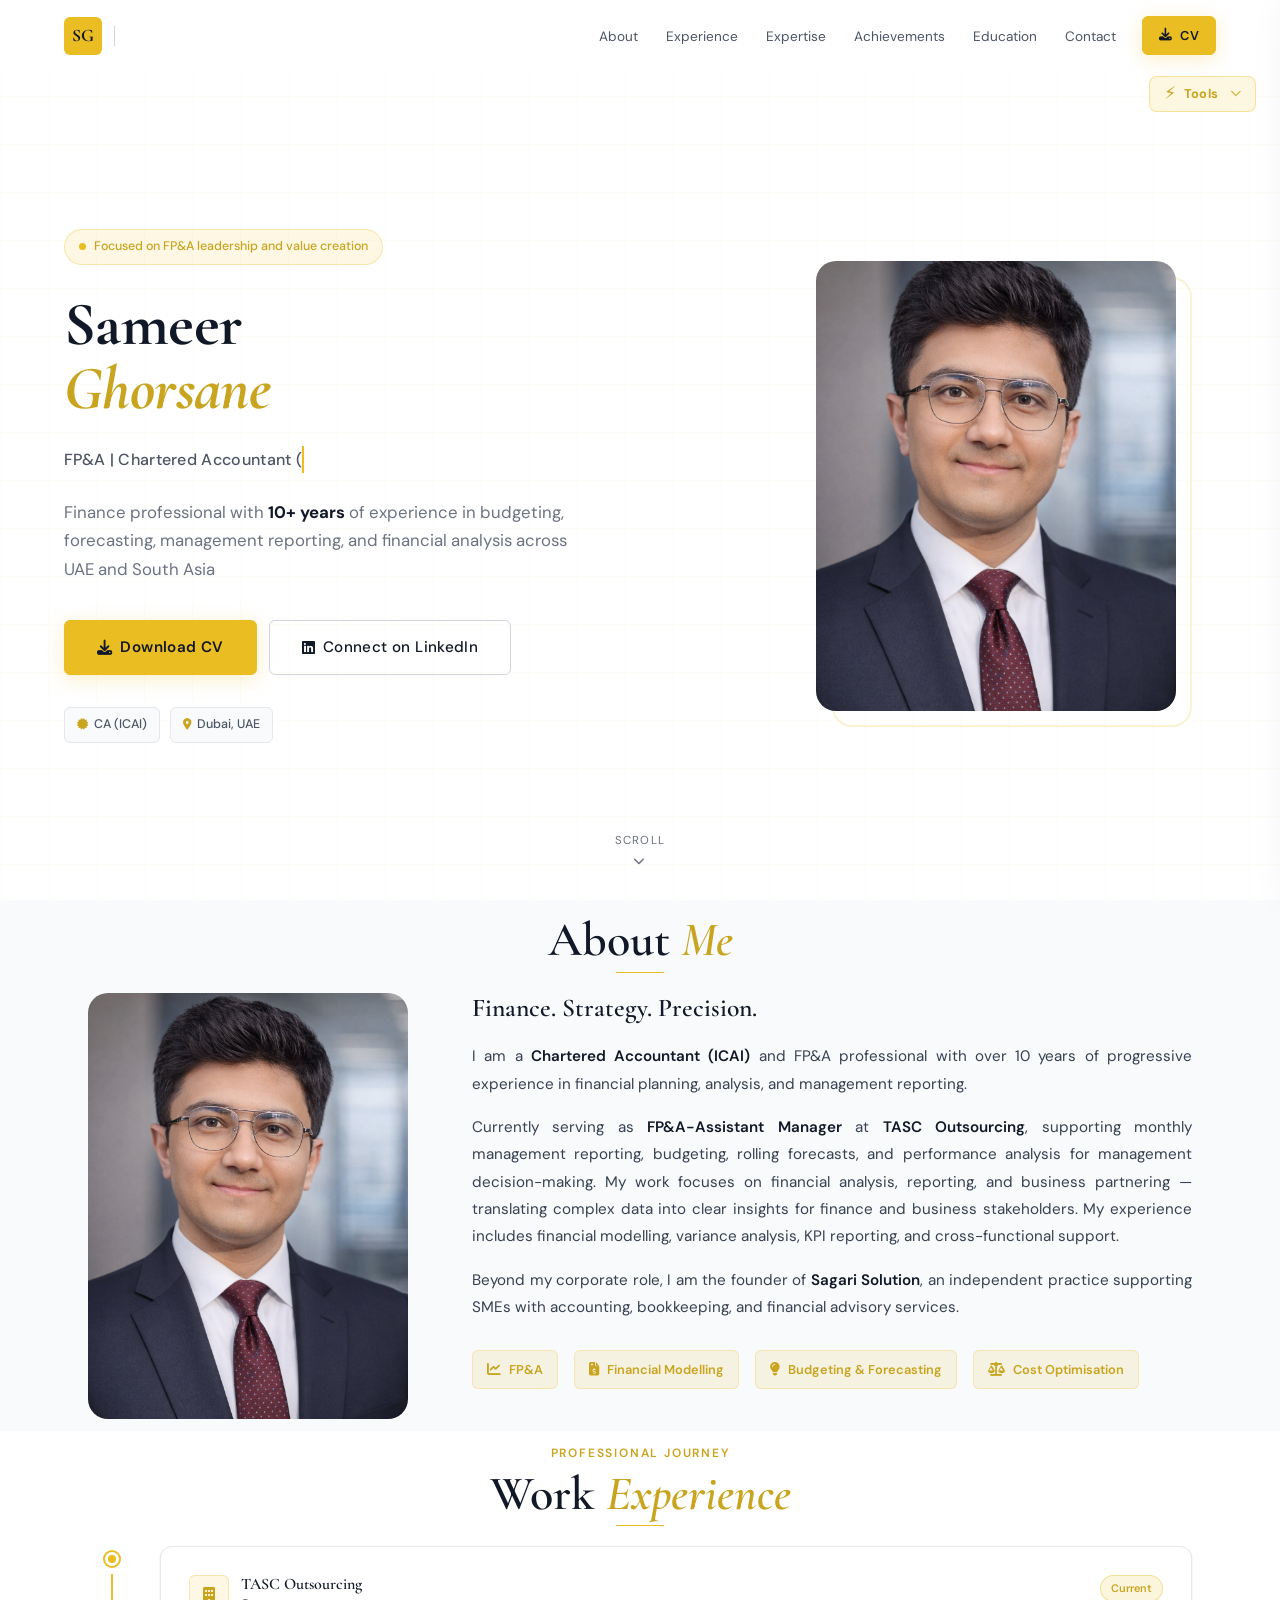
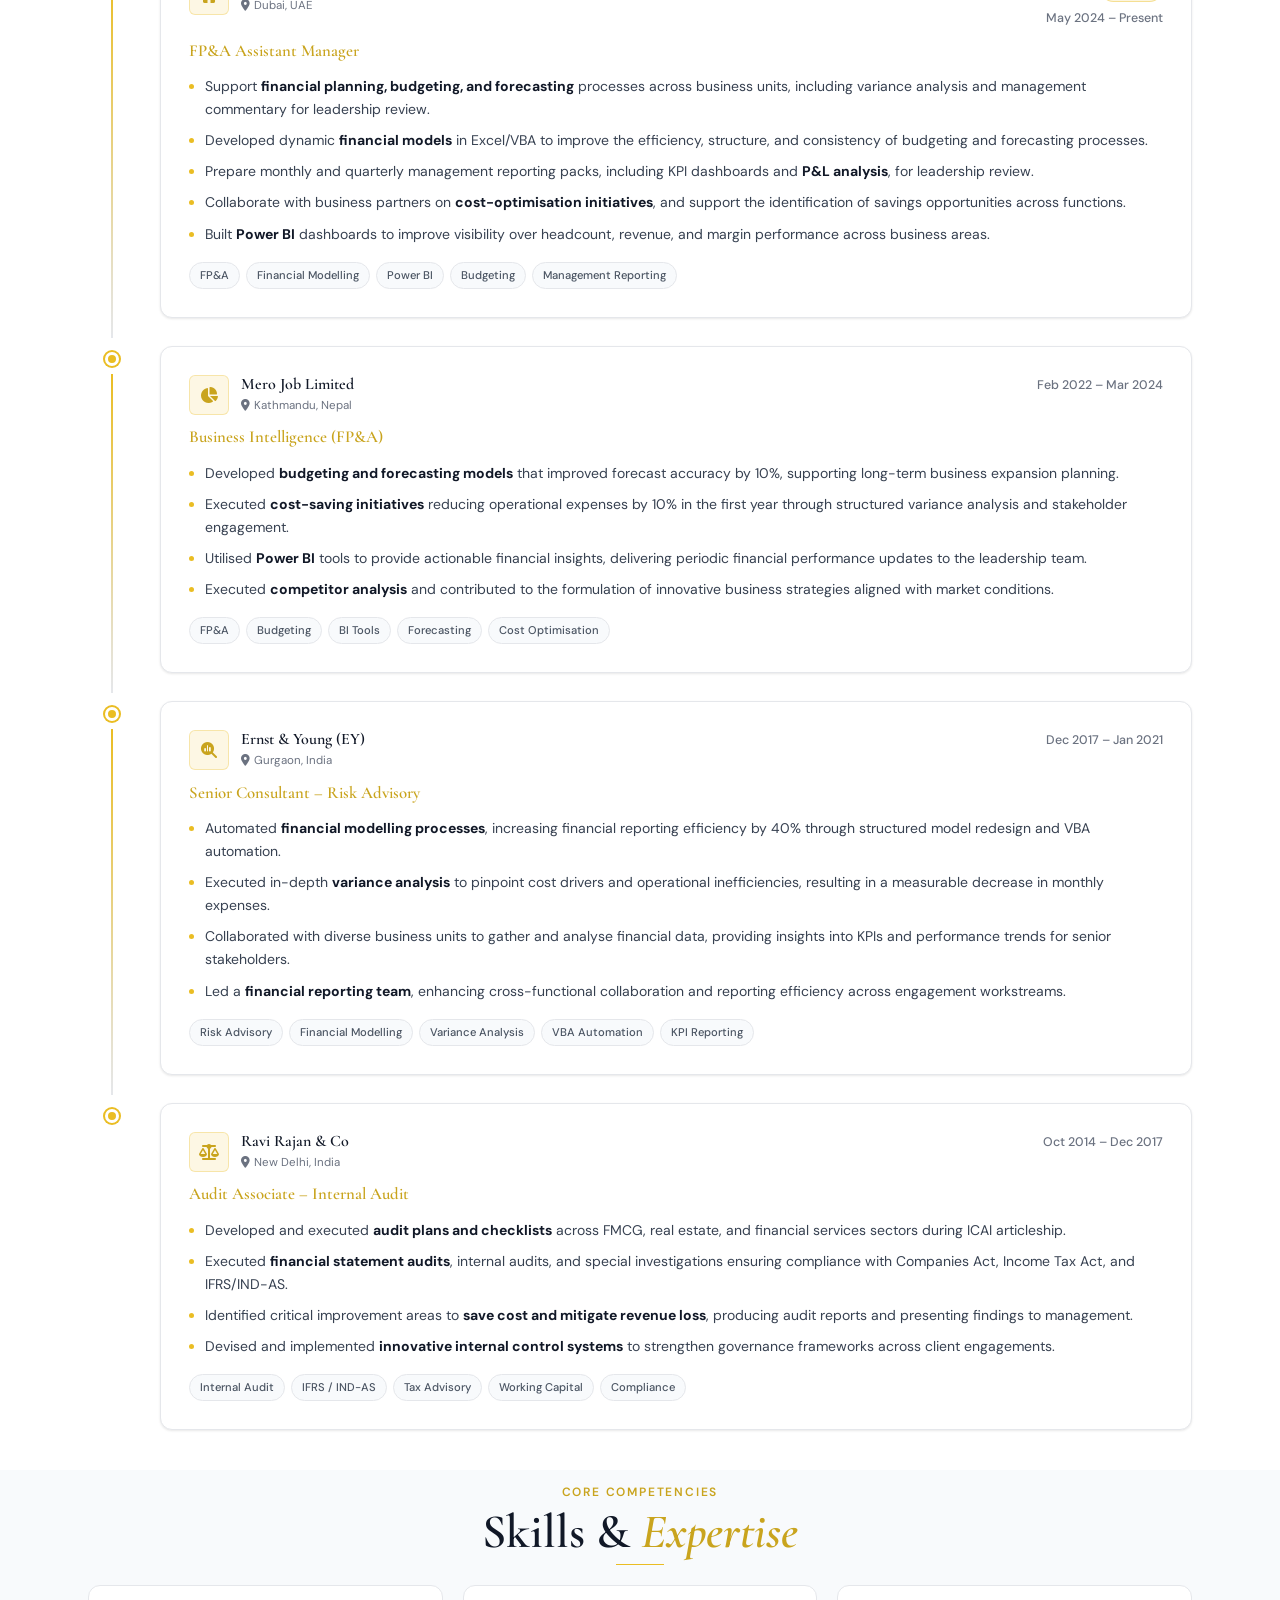
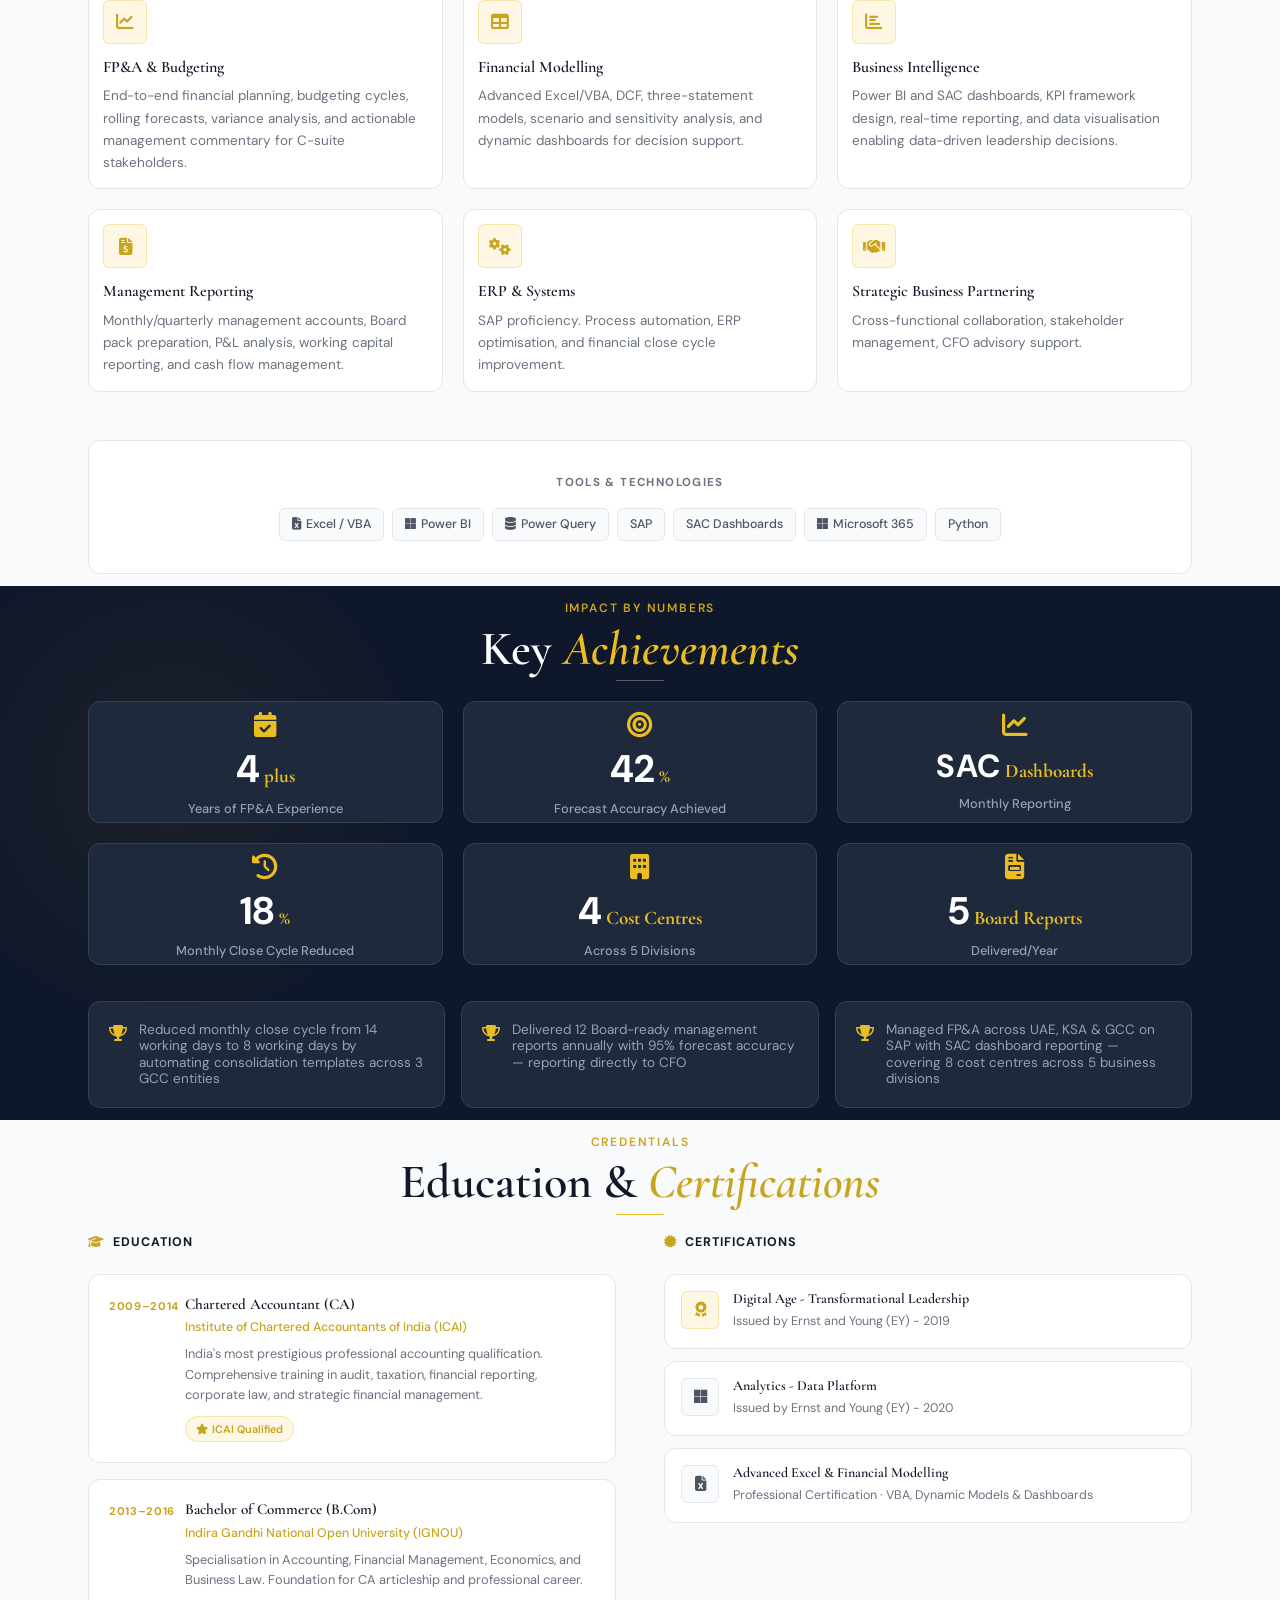
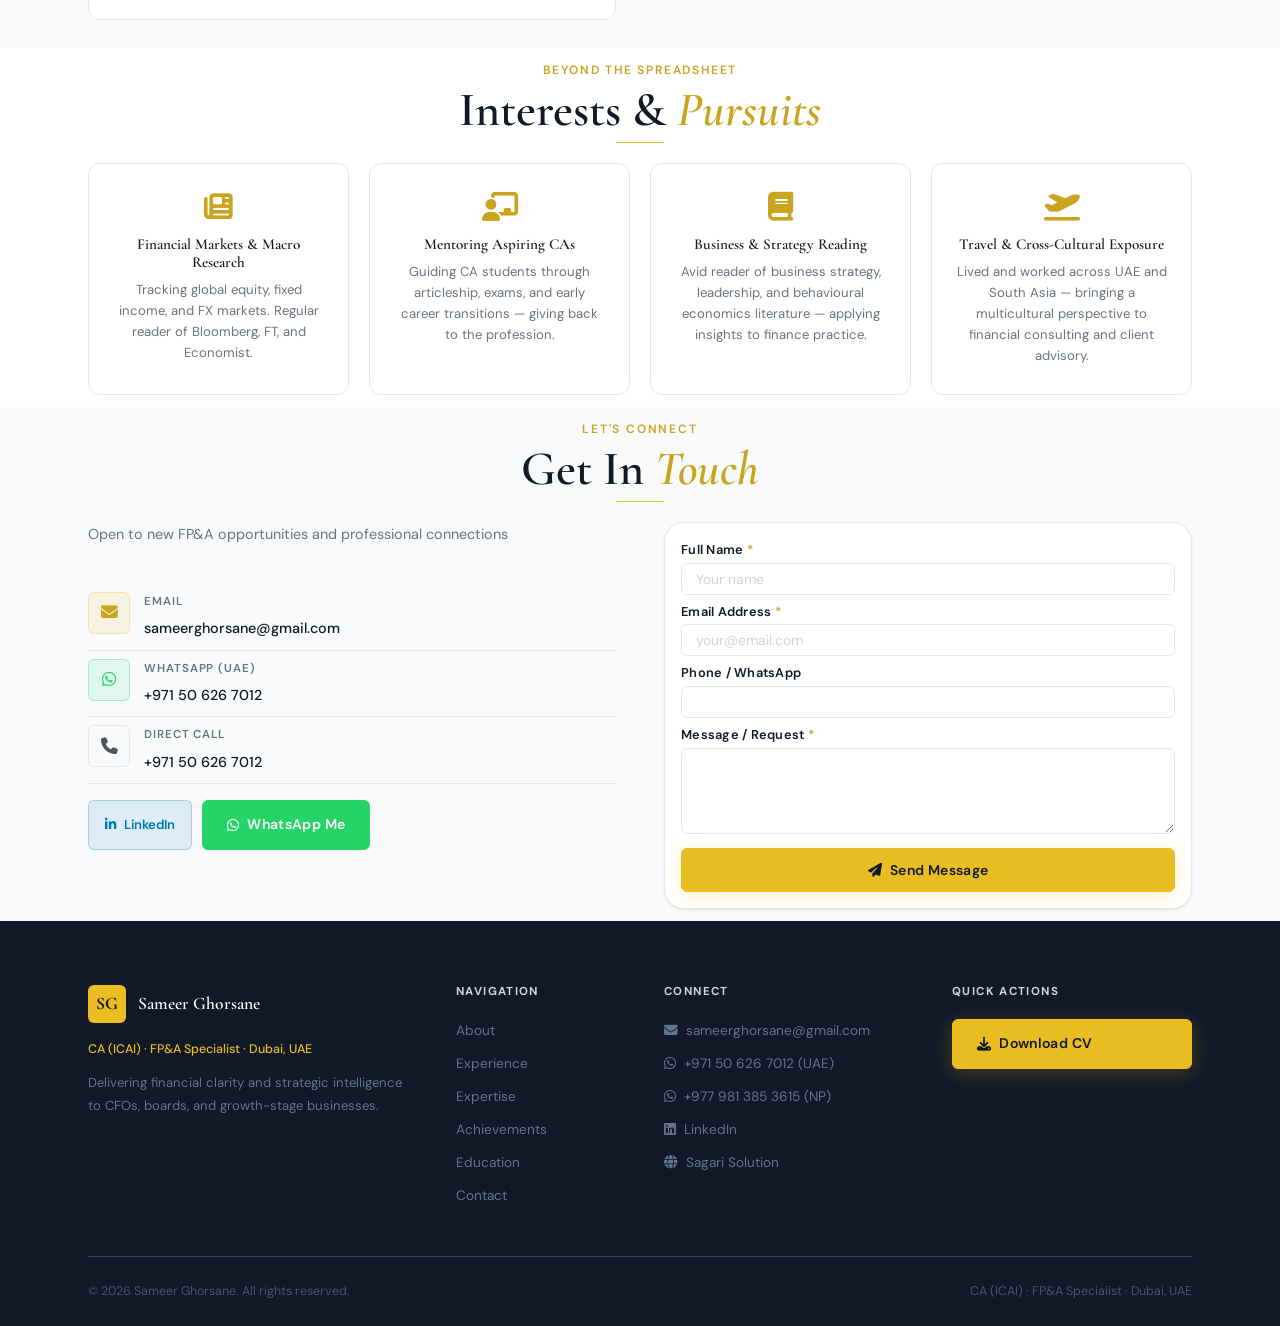
<file: index.html>
<!DOCTYPE html>
<html lang="en">
<head>
  <meta charset="UTF-8" />
  <meta name="viewport" content="width=device-width, initial-scale=1.0" />
  <meta name="description" content="Sameer Ghorsane – Chartered Accountant (ICAI) & FP&A Professional. Financial Planning, Analysis, Budgeting & Consulting in Dubai, UAE." />
  <meta name="keywords" content="Chartered Accountant, FP&A, Financial Planning, Dubai, ICAI, Budgeting, Forecasting, Management Reporting" />
  <meta name="robots" content="index, follow" />
  <link rel="canonical" href="https://sameerghorsane.com.np" />
  <meta property="og:title" content="Sameer Ghorsane | CA (ICAI) & FP&A Specialist" />
  <meta property="og:description" content="FP&A, budgeting, forecasting, and management reporting professional based in Dubai, UAE." />
  <meta property="og:type" content="website" />
  <meta property="og:url" content="https://sameerghorsane.com.np" />
  <!-- og:image: Add after deploying → <meta property="og:image" content="https://yoursite.com/assets/images/og-preview.jpg" /> -->
  <link rel="icon" type="image/x-icon" href="assets/images/favicon.ico">
  <link rel="icon" type="image/png" sizes="32x32" href="assets/images/favicon-32x32.png">
  <link rel="icon" type="image/png" sizes="16x16" href="assets/images/favicon-16x16.png">
  <link rel="apple-touch-icon" sizes="180x180" href="assets/images/apple-touch-icon.png">
  <link rel="manifest" href="assets/images/site.webmanifest">

  <title>Sameer Ghorsane | CA (ICAI) · FP&A Specialist · Dubai</title>

  <link rel="preconnect" href="https://fonts.googleapis.com" />
  <link rel="preconnect" href="https://fonts.gstatic.com" crossorigin />
  <link href="https://fonts.googleapis.com/css2?family=Cormorant+Garamond:ital,wght@0,300;0,400;0,500;0,600;0,700;1,400;1,600&family=DM+Sans:ital,opsz,wght@0,9..40,300;0,9..40,400;0,9..40,500;0,9..40,600;1,9..40,400&display=swap" rel="stylesheet" />
  <link rel="stylesheet" href="https://cdnjs.cloudflare.com/ajax/libs/font-awesome/6.5.0/css/all.min.css" />
  <link rel="stylesheet" href="css/style.css" />
</head>
<body>

  <!-- ═══════════════════════════════════════════════
       NAVIGATION
  ═══════════════════════════════════════════════ -->
  <nav class="nav" id="navbar">
    <div class="nav__container">
      <a href="#hero" class="nav__logo">
        <span class="nav__logo-initials">SG</span>
        <span class="nav__logo-divider"></span>
        <!-- <span class="nav__logo-text">Sameer Ghorsane</span> -->
      </a>

      <ul class="nav__links" id="navLinks">
        <li><a href="#about" class="nav__link">About</a></li>
        <li><a href="#experience" class="nav__link">Experience</a></li>
        <li><a href="#skills" class="nav__link">Expertise</a></li>
        <li><a href="#achievements" class="nav__link">Achievements</a></li>
        <li><a href="#education" class="nav__link">Education</a></li>
        <!-- NAV: Consultancy hidden — to restore remove comment tags
        <li><a href="#consultancy" class="nav__link">Consultancy</a></li>
        -->
        <li><a href="#contact" class="nav__link">Contact</a></li>
        <li>
          <a href="assets/cv/sameer-ghorsane-cv.pdf" download class="btn btn--gold btn--sm nav__cta" id="navCvBtn">
            <i class="fa-solid fa-download"></i> CV
          </a>
        </li>
      </ul>

      <button class="nav__hamburger" id="hamburger" aria-label="Toggle menu">
        <span></span><span></span><span></span>
      </button>
    </div>
  </nav>

  <!-- Mobile drawer -->
  <div class="nav__drawer" id="navDrawer">
    <button class="nav__drawer-close" id="drawerClose" aria-label="Close menu"><i class="fa-solid fa-xmark"></i></button>
    <ul class="nav__drawer-links">
      <li><a href="#about">About</a></li>
      <li><a href="#experience">Experience</a></li>
      <li><a href="#skills">Expertise</a></li>
      <li><a href="#achievements">Achievements</a></li>
      <li><a href="#education">Education</a></li>
      <!-- DRAWER: Consultancy hidden — to restore remove comment tags
      <li><a href="#consultancy">Consultancy</a></li>
      -->
      <li><a href="#contact">Contact</a></li>
    </ul>
    <a href="assets/cv/sameer-ghorsane-cv.pdf" download class="btn btn--gold nav__drawer-cta">
      <i class="fa-solid fa-download"></i> Download Resume
    </a>
  </div>
  <div class="nav__overlay" id="navOverlay"></div>


  <!-- ═══════════════════════════════════════════════
       HERO
  ═══════════════════════════════════════════════ -->
  <section class="hero" id="hero">
    <div class="hero__bg-grid"></div>

    <div class="hero__container">
      <div class="hero__content" data-animate="fade-up">
        <div class="hero__tag">
          <span class="dot"></span> Focused on FP&A leadership and value creation
        </div>

        <h1 class="hero__name">
          Sameer<br /><em>Ghorsane</em>
        </h1>

        <div class="hero__titles">
          <span class="hero__title-item active" id="typewriterText"></span>
          <!-- <span class="hero__title-item">FP&amp;A Professional</span> -->
          <!-- <span class="hero__title-item">Management Reporting &amp; Analysis</span> -->
          <!-- <span class="hero__title-item">Strategic Finance Professional</span> -->
        </div>

        <p class="hero__sub">
          Finance professional with <strong>10+ years</strong> of experience in budgeting, forecasting, management reporting, and financial analysis across UAE and South Asia
        </p>

        <div class="hero__actions">
          <a href="assets/cv/sameer-ghorsane-cv.pdf" download class="btn btn--gold btn--lg" id="heroCvBtn">
            <i class="fa-solid fa-download"></i> Download CV
          </a>
          <a href="https://www.linkedin.com/in/sameer-g-7290269a/" target="_blank" rel="noopener noreferrer" class="btn btn--outline btn--lg">
            <i class="fa-brands fa-linkedin"></i> Connect on LinkedIn
          </a>
        </div>

        <div class="hero__badges">
          <div class="hero__badge"><i class="fa-solid fa-certificate"></i> CA (ICAI)</div>
          <div class="hero__badge"><i class="fa-solid fa-location-dot"></i> Dubai, UAE</div>
          <!-- <div class="hero__badge"><i class="fa-solid fa-building-columns"></i> TASC Outsourcing</div> -->
        </div>
      </div>

      <div class="hero__photo-wrap" data-animate="fade-left">
        <div class="hero__photo-frame">
          <img
            src="assets/images/profile.jpg"
            alt="Sameer Ghorsane – CA &amp; FP&A Specialist"
            class="hero__photo"
            id="heroPhoto"
            onerror="this.style.display='none'; document.getElementById('heroPhotoPlaceholder').style.display='flex';"
          />
          <div class="hero__photo-placeholder" id="heroPhotoPlaceholder">
            <span>SG</span>
            <p>Add photo to<br /><code>assets/images/profile.jpg</code></p>
          </div>
          <div class="hero__photo-accent"></div>
        </div>

        <!-- <div class="hero__stat-card hero__stat-card--1">
          <span class="stat-num">10+</span>
          <span class="stat-label">Years Experience</span>
        </div> -->
        <!-- <div class="hero__stat-card hero__stat-card--2">
          <span class="stat-num">95%</span>
          <span class="stat-label">Forecast Accuracy</span>
        </div> -->

      </div>
    </div>

    <!-- Apps widget: direct child of hero so absolute positioning works correctly -->
    <div class="apps-widget" id="appsWidget">
      <button class="apps-widget__btn" id="appsWidgetBtn" aria-label="Open Finance Tools" aria-expanded="false">
        <span class="apps-widget__btn-icon">⚡</span>
        <span class="apps-widget__btn-label">Tools</span>
        <i class="fa-solid fa-chevron-down apps-widget__btn-hint" aria-hidden="true"></i>
      </button>
      <div class="apps-widget__panel" id="appsPanel">
        <p class="apps-widget__panel-title">Tools</p>
        <a href="apps/rates.html" class="apps-widget__item">
          <div class="apps-widget__item-icon">📈</div>
          <div class="apps-widget__item-text"><strong>Live Rates</strong><span>Gold · AED · USD · NPR</span></div>
          <i class="fa-solid fa-chevron-right apps-widget__item-arrow"></i>
        </a>
        <a href="apps/digest.html" class="apps-widget__item">
          <div class="apps-widget__item-icon">📰</div>
          <div class="apps-widget__item-text"><strong>Markets Digest</strong><span>News Highlights</span></div>
          <i class="fa-solid fa-chevron-right apps-widget__item-arrow"></i>
        </a>
        <a href="apps/daily-word-lab.html" class="apps-widget__item">
          <div class="apps-widget__item-icon">💡</div>
          <div class="apps-widget__item-text"><strong>Daily Word Lab</strong><span>Finance · Economy · Office</span></div>
          <i class="fa-solid fa-chevron-right apps-widget__item-arrow"></i>
        </a>
        <a href="apps/nepali-calendar.html" class="apps-widget__item">
          <div class="apps-widget__item-icon">📅</div>
          <div class="apps-widget__item-text"><strong>Nepali Calendar</strong><span>BS ↔ AD converter</span></div>
          <i class="fa-solid fa-chevron-right apps-widget__item-arrow"></i>
        </a>
        <a href="apps/to-do.html" class="apps-widget__item">
          <div class="apps-widget__item-icon">📝</div>
          <div class="apps-widget__item-text"><strong>To-Do List</strong><span>Active · Archive</span></div>
          <i class="fa-solid fa-chevron-right apps-widget__item-arrow"></i>
        </a>
      </div>
    </div>

    <a href="#about" class="hero__scroll">
      <span>Scroll</span>
      <i class="fa-solid fa-chevron-down"></i>
    </a>
  </section>


  <!-- ═══════════════════════════════════════════════
       ABOUT
  ═══════════════════════════════════════════════ -->
  <section class="section section--grey" id="about">
    <div class="container">
      <div class="section__header" data-animate="fade-up">
        <h2 class="section__title">About <em>Me</em></h2>
        <div class="section__rule"></div>
      </div>

      <div class="about__grid">
        <div class="about__photo-col" data-animate="fade-right">
          <div class="about__photo-wrap">
            <img
              src="assets/images/profile.jpg"
              alt="Sameer Ghorsane"
              class="about__photo"
              onerror="this.style.display='none'; this.nextElementSibling.style.display='flex';"
            />
            <div class="about__photo-placeholder">
              <span>SG</span>
            </div>
            <!-- <div class="about__photo-tag"> -->
              <!-- <i class="fa-solid fa-briefcase"></i> -->
              <!-- <span>FP&amp;A Assistant Manager</span> -->
            <!-- </div> -->
          </div>
        </div>

        <div class="about__content" data-animate="fade-left">
          <h3 class="about__greeting">Finance. Strategy. Precision.</h3>

          <p class="about__text">
            I am a <strong>Chartered Accountant (ICAI)</strong> and  FP&amp;A professional with over
            10 years of progressive experience in financial planning, analysis, and management
            reporting.
          </p>
          <p class="about__text">
            Currently serving as <strong>FP&amp;A-Assistant Manager</strong> at <strong>TASC Outsourcing</strong>,
            supporting monthly management reporting, budgeting, rolling forecasts, and performance analysis for management decision-making.
            My work focuses on financial analysis, reporting, and business partnering — translating complex data into clear insights for finance and business stakeholders.
            My experience includes financial modelling, variance analysis, KPI reporting, and cross-functional support.
          </p>
          <!-- <p class="about__text">
            My work focuses on financial analysis, reporting, and business partnering — translating complex data into clear insights for finance and business stakeholders.
            My experience includes financial modelling, variance analysis, KPI reporting, and cross-functional support.
          </p> -->
          <p class="about__text">
            Beyond my corporate role, I am the founder of <strong>Sagari Solution</strong>, an independent practice supporting SMEs with accounting, bookkeeping, and financial advisory services.
          </p>

          <div class="about__pillars">
            <div class="about__pillar">
              <i class="fa-solid fa-chart-line"></i>
              <span>FP&A </span>
            </div>
            <div class="about__pillar">
              <i class="fa-solid fa-file-invoice-dollar"></i>
              <span>Financial Modelling</span>
            </div>            
            <div class="about__pillar">
              <i class="fa-solid fa-lightbulb"></i>
              <span>Budgeting & Forecasting</span>
            </div>
            <div class="about__pillar">
              <i class="fa-solid fa-scale-balanced"></i>
              <span>Cost Optimisation</span>
            </div>


          </div>

          <!-- <div class="about__actions">
            <a href="assets/cv/sameer-ghorsane-cv.pdf" download class="btn btn--gold">
              <i class="fa-solid fa-download"></i> Download CV
            </a>
            <a href="https://www.linkedin.com/in/sameer-g-7290269a/" target="_blank" rel="noopener noreferrer" class="btn btn--ghost">
              <i class="fa-brands fa-linkedin"></i> Connect on LinkedIn
            </a>
          </div> -->
        </div>
      </div>
    </div>
  </section>


  <!-- ═══════════════════════════════════════════════
       EXPERIENCE
  ═══════════════════════════════════════════════ -->
  <section class="section" id="experience">
    <div class="container">
      <div class="section__header" data-animate="fade-up">
        <p class="section__eyebrow">Professional Journey</p>
        <h2 class="section__title">Work <em>Experience</em></h2>
        <div class="section__rule"></div>
      </div>

      <div class="timeline">

        <!-- Job 1 -->
        <div class="timeline__item" data-animate="fade-up" data-delay="0">
          <div class="timeline__marker">
            <div class="timeline__dot"></div>
            <div class="timeline__line"></div>
          </div>
          <div class="timeline__card">
            <div class="timeline__header">
              <div class="timeline__company-wrap">
                <div class="timeline__company-icon"><i class="fa-solid fa-building"></i></div>
                <div>
                  <h3 class="timeline__company">TASC Outsourcing</h3>
                  <p class="timeline__location"><i class="fa-solid fa-location-dot"></i> Dubai, UAE</p>
                </div>
              </div>
              <div class="timeline__meta">
                <span class="timeline__badge timeline__badge--current">Current</span>
                <span class="timeline__period">May 2024 – Present</span>
              </div>
            </div>
            <h4 class="timeline__role">FP&amp;A Assistant Manager</h4>
            <ul class="timeline__points">
              <li>Support <strong>financial planning, budgeting, and forecasting</strong> processes across business units, including variance analysis and management commentary for leadership review.</li>
              <li>Developed dynamic <strong>financial models</strong> in Excel/VBA to improve the efficiency, structure, and consistency of budgeting and forecasting processes.</li>
              <li>Prepare monthly and quarterly management reporting packs, including KPI dashboards and <strong>P&amp;L analysis</strong>, for leadership review.</li>
              <li>Collaborate with business partners on <strong>cost-optimisation initiatives</strong>, and support the identification of savings opportunities across functions.</li>
              <li>Built <strong>Power BI</strong> dashboards to improve visibility over headcount, revenue, and margin performance across business areas.</li>
            </ul>
            <div class="timeline__tags">
              <span class="tag">FP&amp;A</span><span class="tag">Financial Modelling</span>
              <span class="tag">Power BI</span><span class="tag">Budgeting</span><span class="tag">Management Reporting</span>
            </div>
          </div>
        </div>

        <!-- Job 2 -->
        <div class="timeline__item" data-animate="fade-up" data-delay="150">
          <div class="timeline__marker">
            <div class="timeline__dot"></div>
            <div class="timeline__line"></div>
          </div>
          <div class="timeline__card">
            <div class="timeline__header">
              <div class="timeline__company-wrap">
                <div class="timeline__company-icon"><i class="fa-solid fa-chart-pie"></i></div>
                <div>
                  <h3 class="timeline__company">Mero Job Limited</h3>
                  <p class="timeline__location"><i class="fa-solid fa-location-dot"></i> Kathmandu, Nepal</p>
                </div>
              </div>
              <div class="timeline__meta">
                <span class="timeline__period">Feb 2022 – Mar 2024</span>
              </div>
            </div>
            <h4 class="timeline__role">Business Intelligence (FP&amp;A)</h4>
            <ul class="timeline__points">
              <li>Developed <strong>budgeting and forecasting models</strong> that improved forecast accuracy by 10%, supporting long-term business expansion planning.</li>
              <li>Executed <strong>cost-saving initiatives</strong> reducing operational expenses by 10% in the first year through structured variance analysis and stakeholder engagement.</li>
              <li>Utilised <strong>Power BI</strong> tools to provide actionable financial insights, delivering periodic financial performance updates to the leadership team.</li>
              <li>Executed <strong>competitor analysis</strong> and contributed to the formulation of innovative business strategies aligned with market conditions.</li>
            </ul>
            <div class="timeline__tags">
              <span class="tag">FP&amp;A</span><span class="tag">Budgeting</span>
              <span class="tag">BI Tools</span><span class="tag">Forecasting</span><span class="tag">Cost Optimisation</span>
            </div>
          </div>
        </div>

        <!-- Job 3 — Ernst & Young -->
        <div class="timeline__item" data-animate="fade-up" data-delay="300">
          <div class="timeline__marker">
            <div class="timeline__dot"></div>
            <div class="timeline__line"></div>
          </div>
          <div class="timeline__card">
            <div class="timeline__header">
              <div class="timeline__company-wrap">
                <div class="timeline__company-icon"><i class="fa-solid fa-magnifying-glass-chart"></i></div>
                <div>
                  <h3 class="timeline__company">Ernst &amp; Young (EY)</h3>
                  <p class="timeline__location"><i class="fa-solid fa-location-dot"></i> Gurgaon, India</p>
                </div>
              </div>
              <div class="timeline__meta">
                <span class="timeline__period">Dec 2017 – Jan 2021</span>
              </div>
            </div>
            <h4 class="timeline__role">Senior Consultant – Risk Advisory</h4>
            <ul class="timeline__points">
              <li>Automated <strong>financial modelling processes</strong>, increasing financial reporting efficiency by 40% through structured model redesign and VBA automation.</li>
              <li>Executed in-depth <strong>variance analysis</strong> to pinpoint cost drivers and operational inefficiencies, resulting in a measurable decrease in monthly expenses.</li>
              <li>Collaborated with diverse business units to gather and analyse financial data, providing insights into KPIs and performance trends for senior stakeholders.</li>
              <li>Led a <strong>financial reporting team</strong>, enhancing cross-functional collaboration and reporting efficiency across engagement workstreams.</li>
            </ul>
            <div class="timeline__tags">
              <span class="tag">Risk Advisory</span><span class="tag">Financial Modelling</span>
              <span class="tag">Variance Analysis</span><span class="tag">VBA Automation</span><span class="tag">KPI Reporting</span>
            </div>
          </div>
        </div>

        <!-- Job 4 — Ravi Rajan & Co -->
        <div class="timeline__item" data-animate="fade-up" data-delay="450">
          <div class="timeline__marker">
            <div class="timeline__dot"></div>
            <div class="timeline__line"></div>
          </div>
          <div class="timeline__card">
            <div class="timeline__header">
              <div class="timeline__company-wrap">
                <div class="timeline__company-icon"><i class="fa-solid fa-scale-balanced"></i></div>
                <div>
                  <h3 class="timeline__company">Ravi Rajan &amp; Co</h3>
                  <p class="timeline__location"><i class="fa-solid fa-location-dot"></i> New Delhi, India</p>
                </div>
              </div>
              <div class="timeline__meta">
                <span class="timeline__period">Oct 2014 – Dec 2017</span>
              </div>
            </div>
            <h4 class="timeline__role">Audit Associate – Internal Audit</h4>
            <ul class="timeline__points">
              <li>Developed and executed <strong>audit plans and checklists</strong> across FMCG, real estate, and financial services sectors during ICAI articleship.</li>
              <li>Executed <strong>financial statement audits</strong>, internal audits, and special investigations ensuring compliance with Companies Act, Income Tax Act, and IFRS/IND-AS.</li>
              <li>Identified critical improvement areas to <strong>save cost and mitigate revenue loss</strong>, producing audit reports and presenting findings to management.</li>
              <li>Devised and implemented <strong>innovative internal control systems</strong> to strengthen governance frameworks across client engagements.</li>
            </ul>
            <div class="timeline__tags">
              <span class="tag">Internal Audit</span><span class="tag">IFRS / IND-AS</span>
              <span class="tag">Tax Advisory</span><span class="tag">Working Capital</span><span class="tag">Compliance</span>
            </div>
          </div>
        </div>

      </div>
    </div>
  </section>


  <!-- ═══════════════════════════════════════════════
       KEY SKILLS / EXPERTISE
  ═══════════════════════════════════════════════ -->
  <section class="section section--grey" id="skills">
    <div class="container">
      <div class="section__header" data-animate="fade-up">
        <p class="section__eyebrow">Core Competencies</p>
        <h2 class="section__title">Skills &amp; <em>Expertise</em></h2>
        <div class="section__rule"></div>
      </div>

      <div class="skills__grid">

        <div class="skill-card" data-animate="fade-up" data-delay="0">
          <div class="skill-card__icon"><i class="fa-solid fa-chart-line"></i></div>
          <h3 class="skill-card__title">FP&amp;A &amp; Budgeting</h3>
          <p class="skill-card__desc">End-to-end financial planning, budgeting cycles, rolling forecasts, variance analysis, and actionable management commentary for C-suite stakeholders.</p>
        </div>

        <div class="skill-card" data-animate="fade-up" data-delay="80">
          <div class="skill-card__icon"><i class="fa-solid fa-table"></i></div>
          <h3 class="skill-card__title">Financial Modelling</h3>
          <p class="skill-card__desc">Advanced Excel/VBA, DCF, three-statement models, scenario and sensitivity analysis, and dynamic dashboards for decision support.</p>
        </div>

        <div class="skill-card" data-animate="fade-up" data-delay="160">
          <div class="skill-card__icon"><i class="fa-solid fa-chart-bar"></i></div>
          <h3 class="skill-card__title">Business Intelligence</h3>
          <p class="skill-card__desc">Power BI and SAC dashboards, KPI framework design, real-time reporting, and data visualisation enabling data-driven leadership decisions.</p>
        </div>

        <!-- <div class="skill-card" data-animate="fade-up" data-delay="240">
          <div class="skill-card__icon"><i class="fa-solid fa-scale-balanced"></i></div>
          <h3 class="skill-card__title">Risk Advisory</h3>
          <p class="skill-card__desc">Risk identification, enterprise risk management frameworks (COSO / ISO 31000), internal controls review, and risk-adjusted financial reporting.</p>
        </div> -->

        <div class="skill-card" data-animate="fade-up" data-delay="320">
          <div class="skill-card__icon"><i class="fa-solid fa-file-invoice-dollar"></i></div>
          <h3 class="skill-card__title">Management Reporting</h3>
          <p class="skill-card__desc">Monthly/quarterly management accounts, Board pack preparation, P&amp;L analysis, working capital reporting, and cash flow management.</p>
        </div>

        <div class="skill-card" data-animate="fade-up" data-delay="400">
          <div class="skill-card__icon"><i class="fa-solid fa-gears"></i></div>
          <h3 class="skill-card__title">ERP &amp; Systems</h3>
          <p class="skill-card__desc">SAP proficiency. Process automation, ERP optimisation, and financial close cycle improvement.</p>
        </div>
<!-- 
        <div class="skill-card" data-animate="fade-up" data-delay="480">
          <div class="skill-card__icon"><i class="fa-solid fa-book-open"></i></div>
          <h3 class="skill-card__title">IFRS / IND-AS Compliance</h3>
          <p class="skill-card__desc">Deep knowledge of IFRS, IND-AS, and UAE corporate tax regulations. Financial statement preparation, disclosures, and regulatory advisory.</p>
        </div> -->

        <div class="skill-card" data-animate="fade-up" data-delay="560">
          <div class="skill-card__icon"><i class="fa-solid fa-handshake"></i></div>
          <h3 class="skill-card__title">Strategic Business Partnering</h3>
          <p class="skill-card__desc">Cross-functional collaboration, stakeholder management, CFO advisory support.</p>
        </div>

      </div>

      <!-- Tech stack tags -->
      <div class="skills__tech" data-animate="fade-up">
        <p class="skills__tech-label">Tools &amp; Technologies</p>
        <div class="skills__tech-tags">
          <span class="tech-tag"><i class="fa-solid fa-file-excel"></i> Excel / VBA</span>
          <span class="tech-tag"><i class="fa-brands fa-microsoft"></i> Power BI</span>
          <span class="tech-tag"><i class="fa-solid fa-database"></i> Power Query</span>
          <span class="tech-tag">SAP</span>
          <span class="tech-tag">SAC Dashboards</span>
          <!-- <span class="tech-tag">MS Dynamics</span> -->
          <span class="tech-tag"><i class="fa-brands fa-microsoft"></i> Microsoft 365</span>
          <span class="tech-tag">Python </span>
          <!-- <span class="tech-tag">Microsoft Copilot / Claude</span> -->
          <!-- <span class="tech-tag">SQL (Basic)</span> -->
          <!-- <span class="tech-tag">Google Sheets</span> -->
        </div>
      </div>
    </div>
  </section>


  <!-- ═══════════════════════════════════════════════
       ACHIEVEMENTS
  ═══════════════════════════════════════════════ -->
  <section class="section achievements" id="achievements">
    <div class="container">
      <div class="section__header" data-animate="fade-up">
        <p class="section__eyebrow">Impact by Numbers</p>
        <h2 class="section__title section__title--white">Key <em>Achievements</em></h2>
        <div class="section__rule section__rule--white"></div>
      </div>

      <div class="achievements__grid">
        <div class="achievement-card" data-animate="fade-up" data-delay="0">
          <div class="achievement-card__icon"><i class="fa-solid fa-calendar-check"></i></div>
          <div class="achievement-card__num" data-count="10">0</div>
          <div class="achievement-card__plus">plus</div>
          <p class="achievement-card__label">Years of FP&amp;A Experience</p>
        </div>
        <div class="achievement-card" data-animate="fade-up" data-delay="100">
          <div class="achievement-card__icon"><i class="fa-solid fa-bullseye"></i></div>
          <div class="achievement-card__num" data-count="95">0</div>
          <div class="achievement-card__plus">%</div>
          <p class="achievement-card__label">Forecast Accuracy Achieved</p>
        </div>
        <div class="achievement-card" data-animate="fade-up" data-delay="200">
          <div class="achievement-card__icon"><i class="fa-solid fa-chart-line"></i></div>
          <div class="achievement-card__num" style="font-size:2rem;letter-spacing:0.02em;">SAC</div>
          <div class="achievement-card__plus">Dashboards</div>
          <p class="achievement-card__label">Monthly Reporting</p>
        </div>
        <div class="achievement-card" data-animate="fade-up" data-delay="300">
          <div class="achievement-card__icon"><i class="fa-solid fa-clock-rotate-left"></i></div>
          <div class="achievement-card__num" data-count="40">0</div>
          <div class="achievement-card__plus">%</div>
          <p class="achievement-card__label">Monthly Close Cycle Reduced</p>
        </div>
        <div class="achievement-card" data-animate="fade-up" data-delay="400">
          <div class="achievement-card__icon"><i class="fa-solid fa-building"></i></div>
          <div class="achievement-card__num" data-count="8">0</div>
          <div class="achievement-card__plus">Cost Centres</div>
          <p class="achievement-card__label">Across 5 Divisions</p>
        </div>
        <div class="achievement-card" data-animate="fade-up" data-delay="500">
          <div class="achievement-card__icon"><i class="fa-solid fa-file-invoice"></i></div>
          <div class="achievement-card__num" data-count="12">0</div>
          <div class="achievement-card__plus">Board Reports</div>
          <p class="achievement-card__label">Delivered/Year</p>
        </div>
      </div>

      <div class="achievements__highlights" data-animate="fade-up">
        <div class="highlight">
          <i class="fa-solid fa-trophy"></i>
          <p>Reduced monthly close cycle from 14 working days to 8 working days by automating consolidation templates across 3 GCC entities</p>
        </div>
        <div class="highlight">
          <i class="fa-solid fa-trophy"></i>
          <p>Delivered 12 Board-ready management reports annually with 95% forecast accuracy — reporting directly to CFO</p>
        </div>
        <div class="highlight">
          <i class="fa-solid fa-trophy"></i>
          <p>Managed FP&amp;A across UAE, KSA &amp; GCC on SAP with SAC dashboard reporting — covering 8 cost centres across 5 business divisions</p>
        </div>
      </div>
    </div>
  </section>


  <!-- ═══════════════════════════════════════════════
       EDUCATION & CERTIFICATIONS
  ═══════════════════════════════════════════════ -->
  <section class="section section--grey" id="education">
    <div class="container">
      <div class="section__header" data-animate="fade-up">
        <p class="section__eyebrow">Credentials</p>
        <h2 class="section__title">Education &amp; <em>Certifications</em></h2>
        <div class="section__rule"></div>
      </div>

      <div class="edu__grid">
        <!-- Education -->
        <div class="edu__col" data-animate="fade-right">
          <h3 class="edu__col-title"><i class="fa-solid fa-graduation-cap"></i> Education</h3>

          <div class="edu-card">
            <div class="edu-card__year">2009–2014</div>
            <div class="edu-card__body">
              <h4>Chartered Accountant (CA)</h4>
              <p class="edu-card__inst">Institute of Chartered Accountants of India (ICAI)</p>
              <p class="edu-card__desc">India's most prestigious professional accounting qualification. Comprehensive training in audit, taxation, financial reporting, corporate law, and strategic financial management.</p>
              <span class="edu-card__badge"><i class="fa-solid fa-star"></i> ICAI Qualified</span>
            </div>
          </div>

          <div class="edu-card">
            <div class="edu-card__year">2013–2016</div>
            <div class="edu-card__body">
              <h4>Bachelor of Commerce (B.Com)</h4>
              <p class="edu-card__inst">Indira Gandhi National Open University (IGNOU)</p>
              <p class="edu-card__desc">Specialisation in Accounting, Financial Management, Economics, and Business Law. Foundation for CA articleship and professional career.</p>
            </div>
          </div>
        </div>

        <!-- Certifications -->
        <div class="edu__col" data-animate="fade-left">
          <h3 class="edu__col-title"><i class="fa-solid fa-certificate"></i> Certifications</h3>

          <div class="cert-card">
            <div class="cert-card__icon cert-card__icon--gold"><i class="fa-solid fa-award"></i></div>
            <div class="cert-card__body">
              <h4>Digital Age - Transformational Leadership</h4>
              <p>Issued by Ernst and Young (EY) - 2019</p>
            </div>
          </div>

          <div class="cert-card">
            <div class="cert-card__icon"><i class="fa-brands fa-microsoft"></i></div>
            <div class="cert-card__body">
              <h4>Analytics - Data Platform</h4>
              <p>Issued by Ernst and Young (EY) - 2020</p>
            </div>
          </div>

          <div class="cert-card">
            <div class="cert-card__icon"><i class="fa-solid fa-file-excel"></i></div>
            <div class="cert-card__body">
              <h4>Advanced Excel &amp; Financial Modelling</h4>
              <p>Professional Certification · VBA, Dynamic Models &amp; Dashboards</p>
            </div>
          </div>

          <!-- <div class="cert-card">
            <div class="cert-card__icon"><i class="fa-solid fa-shield-halved"></i></div>
            <div class="cert-card__body">
              <h4>UAE Corporate Tax – Fundamentals</h4>
              <p>Ministry of Finance, UAE · Corporate Tax Compliance &amp; Advisory</p>
            </div>
          </div> -->
        </div>
      </div>
    </div>
  </section>


  <!-- ═══════════════════════════════════════════════
       CONSULTANCY SPOTLIGHT
  ═══════════════════════════════════════════════ -->
  <!-- CONSULTANCY SECTION — hidden for career focus. To restore: remove these comment tags
  <section class="section consultancy" id="consultancy">
    <div class="container">
      <div class="consultancy__inner" data-animate="fade-up">
        <div class="consultancy__content">
          <p class="section__eyebrow section__eyebrow--gold">My Consultancy</p>
          <h2 class="consultancy__title">Sagari Solution</h2>
          <p class="consultancy__tagline">Accounting, Bookkeeping &amp; Financial Consulting</p>
          <p class="consultancy__desc">
            Sagari Solution is my independent practice focused on accounting, bookkeeping, and financial advisory support for SMEs and growing businesses.
          </p>
          <div class="consultancy__services">
            <span><i class="fa-solid fa-check"></i> Accounting &amp; Bookkeeping</span>
            <span><i class="fa-solid fa-check"></i> Financial Statement Preparation</span>
            <span><i class="fa-solid fa-check"></i> Tax Advisory</span>
            <span><i class="fa-solid fa-check"></i> FP&amp;A for SMEs</span>
            <span><i class="fa-solid fa-check"></i> Finance Advisory Support</span>
            <span><i class="fa-solid fa-check"></i> Business Setup Financials</span>
          </div>
          <a href="https://www.sagarisolution.com.np/" target="_blank" rel="noopener noreferrer" class="btn btn--gold btn--lg">
            <i class="fa-solid fa-arrow-up-right-from-square"></i> Visit Sagari Solution
          </a>
        </div>
        <div class="consultancy__logo-col">
          <div class="consultancy__logo-wrap">
            <img src="https://www.sagarisolution.com.np/images/logo.png" alt="Sagari Solution" class="consultancy__logo"
              onerror="this.style.display='none'; this.nextElementSibling.style.display='flex';" />
            <div class="consultancy__logo-placeholder">
              <span>SS</span>
              <p>Sagari Solution</p>
            </div>
          </div>
          <p class="consultancy__url">sagarisolution.com.np</p>
        </div>
      </div>
    </div>
  </section>
  END CONSULTANCY SECTION HIDDEN -->


  <!-- ═══════════════════════════════════════════════
       HOBBIES & INTERESTS
  ═══════════════════════════════════════════════ -->
  <section class="section" id="interests">
    <div class="container">
      <div class="section__header" data-animate="fade-up">
        <p class="section__eyebrow">Beyond the Spreadsheet</p>
        <h2 class="section__title">Interests &amp; <em>Pursuits</em></h2>
        <div class="section__rule"></div>
      </div>
      <div class="interests__grid">
        <div class="interest-card" data-animate="fade-up" data-delay="0">
          <i class="fa-solid fa-newspaper"></i>
          <h4>Financial Markets &amp; Macro Research</h4>
          <p>Tracking global equity, fixed income, and FX markets. Regular reader of Bloomberg, FT, and Economist.</p>
        </div>
        <div class="interest-card" data-animate="fade-up" data-delay="80">
          <i class="fa-solid fa-chalkboard-user"></i>
          <h4>Mentoring Aspiring CAs</h4>
          <p>Guiding CA students through articleship, exams, and early career transitions — giving back to the profession.</p>
        </div>
        <div class="interest-card" data-animate="fade-up" data-delay="160">
          <i class="fa-solid fa-book"></i>
          <h4>Business &amp; Strategy Reading</h4>
          <p>Avid reader of business strategy, leadership, and behavioural economics literature — applying insights to finance practice.</p>
        </div>
        <div class="interest-card" data-animate="fade-up" data-delay="240">
          <i class="fa-solid fa-plane-departure"></i>
          <h4>Travel &amp; Cross-Cultural Exposure</h4>
          <p>Lived and worked across UAE and South Asia — bringing a multicultural perspective to financial consulting and client advisory.</p>
        </div>
      </div>
    </div>
  </section>


  <!-- ═══════════════════════════════════════════════
       CONTACT
  ═══════════════════════════════════════════════ -->
  <section class="section section--grey" id="contact">
    <div class="container">
      <div class="section__header" data-animate="fade-up">
        <p class="section__eyebrow">Let's Connect</p>
        <h2 class="section__title">Get In <em>Touch</em></h2>
        <div class="section__rule"></div>
      </div>

      <div class="contact__grid">

        <!-- Contact Cards -->
        <div class="contact__cards" data-animate="fade-right">
          <p class="contact__intro">Open to new FP&A opportunities and professional connections</p>

          <div class="contact-item">
            <div class="contact-item__icon contact-item__icon--gold"><i class="fa-solid fa-envelope"></i></div>
            <div>
              <p class="contact-item__label">Email</p>
              <a href="mailto:sameerghorsane@gmail.com" class="contact-item__value">sameerghorsane@gmail.com</a>
            </div>
          </div>

          <div class="contact-item">
            <div class="contact-item__icon contact-item__icon--green"><i class="fa-brands fa-whatsapp"></i></div>
            <div>
              <p class="contact-item__label">WhatsApp (UAE)</p>
              <a href="https://wa.me/971506267012" target="_blank" rel="noopener noreferrer" class="contact-item__value">+971 50 626 7012</a>
            </div>
          </div>

          <div class="contact-item">
            <div class="contact-item__icon"><i class="fa-solid fa-phone"></i></div>
            <div>
              <p class="contact-item__label">Direct Call</p>
              <a href="tel:+971506267012" class="contact-item__value">+971 50 626 7012</a>
            </div>
          </div>

          <!-- Contact actions — LinkedIn + WhatsApp side by side -->
          <div class="contact__quick-actions">
            <a href="https://www.linkedin.com/in/sameer-g-7290269a/" target="_blank" rel="noopener noreferrer" class="social-btn social-btn--linkedin">
              <i class="fa-brands fa-linkedin-in"></i><span>LinkedIn</span>
            </a>
            <a href="https://wa.me/971506267012?text=Hello%20Sameer%2C%20I%20came%20across%20your%20profile%20and%20would%20like%20to%20connect." target="_blank" rel="noopener noreferrer" class="btn btn--whatsapp">
              <i class="fa-brands fa-whatsapp"></i> WhatsApp Me
            </a>
          </div>
        </div>

        <!-- Contact Form -->
        <div class="contact__form-wrap" data-animate="fade-left">
          
          <form
            id="contactForm"
            class="contact__form-card"
            action="https://formsubmit.co/ajax/sameerghorsane@gmail.com"
            method="POST"
          >
          <input type="hidden" name="_subject" value="New message from sameerghorsane.com.np">
          <input type="hidden" name="_captcha" value="false">
          <input type="hidden" name="_template" value="table">
          <input type="text" name="_honey" style="display:none">
            <!-- <h3 class="contact__form-title">Send a Message or Request</h3> -->
            <!-- <p class="contact__form-sub">I will respond within one business day.</p> -->

            <div class="form-group">
              <label for="cf-name">Full Name <span class="req">*</span></label>
              <input type="text" id="cf-name" name="name" placeholder="Your name" required>
            </div>
            <div class="form-group">
              <label for="cf-email">Email Address <span class="req">*</span></label>
              <input type="email" id="cf-email" name="email" placeholder="your@email.com" required>
            </div>
            <div class="form-group">
              <label for="cf-phone">Phone / WhatsApp</label>
              <input type="tel" id="cf-phone" name="phone">
            </div>
            <div class="form-group">
              <label for="cf-msg">Message / Request <span class="req">*</span></label>
              <textarea id="cf-msg" name="message" rows="4" required></textarea>            </div>
            <button type="submit" class="btn btn--gold btn--full">
              <i class="fa-solid fa-paper-plane"></i> Send Message
            </button>

            <div class="form-notice" id="formNotice" style="display:none"></div>
          </form>
        </div>

      </div>
    </div>
  </section>


  <!-- ═══════════════════════════════════════════════
       CV DOWNLOAD CTA BANNER
  ═══════════════════════════════════════════════ -->
  <!-- <section class="cta-banner">
    <div class="container">
      <div class="cta-banner__inner" data-animate="fade-up">
        <div class="cta-banner__text">
          <h2>Ready to work together?</h2>
          <p>Download my full CV or reach out directly — let's build financial clarity for your business.</p>
        </div>
        <div class="cta-banner__actions">
          <a href="assets/cv/sameer-ghorsane-cv.pdf" download class="btn btn--gold btn--lg" id="bannerCvBtn">
            <i class="fa-solid fa-download"></i> Download CV / Resume
          </a>
          <a href="#contact" class="btn btn--outline-white btn--lg">
            <i class="fa-solid fa-paper-plane"></i> Contact Me
          </a>
        </div>
      </div>
    </div>
  </section> -->


  <!-- ═══════════════════════════════════════════════
       FOOTER
  ═══════════════════════════════════════════════ -->
  <footer class="footer">
    <div class="container">
      <div class="footer__grid">
        <div class="footer__brand">
          <div class="footer__logo">
            <span class="nav__logo-initials">SG</span>
            <span>Sameer Ghorsane</span>
          </div>
          <p class="footer__tagline">CA (ICAI) · FP&amp;A Specialist · Dubai, UAE</p>
          <p class="footer__desc">Delivering financial clarity and strategic intelligence to CFOs, boards, and growth-stage businesses.</p>
        </div>

        <div class="footer__nav">
          <h4>Navigation</h4>
          <ul>
            <li><a href="#about">About</a></li>
            <li><a href="#experience">Experience</a></li>
            <li><a href="#skills">Expertise</a></li>
            <li><a href="#achievements">Achievements</a></li>
            <li><a href="#education">Education</a></li>
            <li><a href="#contact">Contact</a></li>
          </ul>
        </div>

        <div class="footer__connect">
          <h4>Connect</h4>
          <ul>
            <li><a href="mailto:sameerghorsane@gmail.com"><i class="fa-solid fa-envelope"></i> sameerghorsane@gmail.com</a></li>
            <li><a href="https://wa.me/971506267012" target="_blank" rel="noopener noreferrer"><i class="fa-brands fa-whatsapp"></i> +971 50 626 7012 (UAE)</a></li>
            <li><a href="https://wa.me/9779813853615" target="_blank" rel="noopener noreferrer"><i class="fa-brands fa-whatsapp"></i> +977 981 385 3615 (NP)</a></li>
            <li><a href="https://www.linkedin.com/in/sameer-g-7290269a/" target="_blank" rel="noopener noreferrer"><i class="fa-brands fa-linkedin"></i> LinkedIn</a></li>
            <!-- <li><a href="https://www.facebook.com/samkaysee" target="_blank" rel="noopener noreferrer"><i class="fa-brands fa-facebook"></i> Facebook</a></li> -->
            <!-- <li><a href="https://www.instagram.com/samkaysee/" target="_blank" rel="noopener noreferrer"><i class="fa-brands fa-instagram"></i> Instagram</a></li> -->
            <li><a href="https://www.sagarisolution.com.np/" target="_blank" rel="noopener noreferrer"><i class="fa-solid fa-globe"></i> Sagari Solution</a></li>
          </ul>
        </div>

        <div class="footer__cv">
          <h4>Quick Actions</h4>
          <a href="assets/cv/sameer-ghorsane-cv.pdf" download class="btn btn--gold footer__cv-btn">
            <i class="fa-solid fa-download"></i> Download CV
          </a>
          <!-- <label class="footer__upload-label" for="cvUpload" title="Upload your CV PDF">
            <i class="fa-solid fa-upload"></i> Upload / Replace CV
            <input type="file" id="cvUpload" accept=".pdf" style="display:none" />
          </label> -->
          <!-- <p class="footer__upload-note" id="cvUploadNote">Place your CV at: <code>assets/cv/sameer-ghorsane-cv.pdf</code></p> -->
        </div>
      </div>

      <div class="footer__bottom">
        <p>&copy; <span id="footerYear"></span> Sameer Ghorsane. All rights reserved.</p>
        <p>CA (ICAI) · FP&amp;A Specialist · Dubai, UAE</p>
      </div>
    </div>
  </footer>





  <!-- Back to top -->
  <button class="back-to-top" id="backToTop" aria-label="Back to top">
    <i class="fa-solid fa-chevron-up"></i>
  </button>

  <script src="js/main.js"></script>
  <script src="js/form.js"></script>
</body>
</html>
</file>
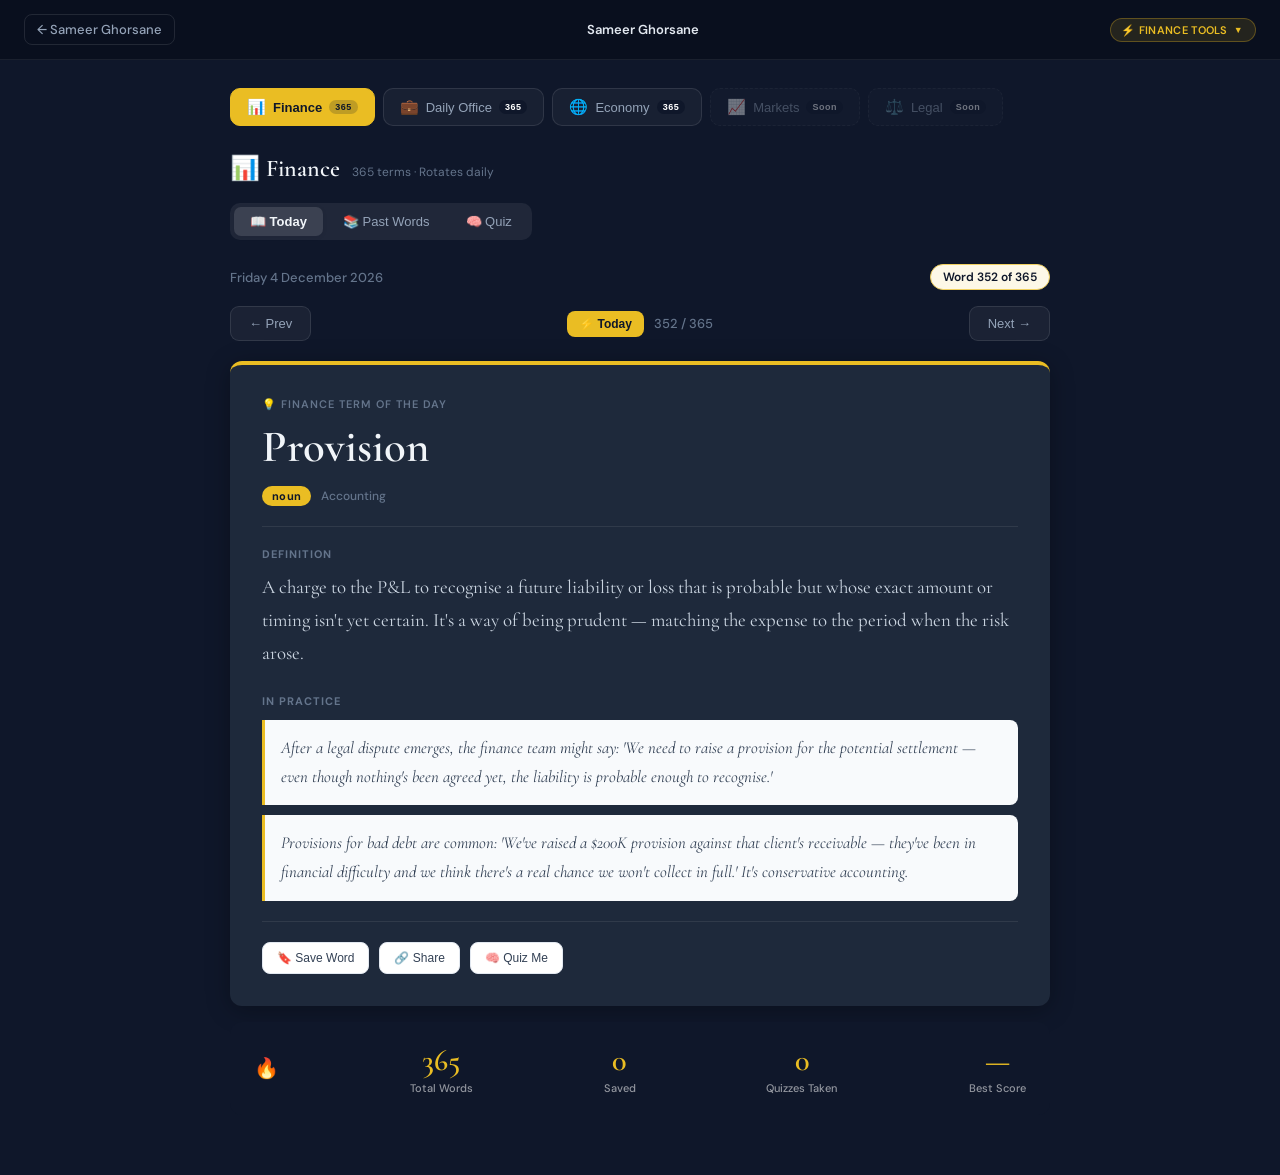
<file: apps/daily-word-lab.html>
<!DOCTYPE html>
<html lang="en">
<head>
<meta charset="UTF-8">
<meta name="viewport" content="width=device-width, initial-scale=1.0">
<title>Daily Word Lab — Sameer Ghorsane</title>
<link rel="preconnect" href="https://fonts.googleapis.com">
<link rel="preconnect" href="https://fonts.gstatic.com" crossorigin>
<link href="https://fonts.googleapis.com/css2?family=Cormorant+Garamond:ital,wght@0,300;0,400;0,500;0,600;0,700;1,400;1,600&family=DM+Sans:wght@300;400;500;600&display=swap" rel="stylesheet">
<style>
:root {
  --gold:#EABD23; --gold-light:#FDF8E7; --gold-border:#F0D060;
  --navy:#0F172A; --navy-mid:#1E2D45; --slate:#334155; --muted:#64748B;
  --light:#F8FAFC; --white:#ffffff; --border:#E2E8F0;
  --green:#10B981; --red:#EF4444;
  --serif:'Cormorant Garamond',serif; --sans:'DM Sans',sans-serif;
  --radius:12px; --shadow:0 4px 24px rgba(15,23,42,0.08);
  --shadow-lg:0 8px 40px rgba(15,23,42,0.14);
}
*,*::before,*::after{box-sizing:border-box;margin:0;padding:0}
html{scroll-behavior:smooth}
body{font-family:var(--sans);background:#0F172A;color:#E2E8F0;min-height:100vh}

/* HEADER */
.app-header{background:rgba(10,15,30,0.95);border-bottom:1px solid rgba(255,255,255,0.07);padding:0 24px;height:60px;display:flex;align-items:center;justify-content:space-between;position:sticky;top:0;z-index:100;backdrop-filter:blur(18px)}
.back-btn{display:flex;align-items:center;gap:6px;font-size:13px;font-weight:500;color:#94A3B8;text-decoration:none;padding:6px 12px;border:1px solid rgba(255,255,255,0.1);border-radius:8px;transition:all 0.2s}
.back-btn:hover{background:rgba(255,255,255,0.06);color:#EABD23}
.header-brand{display:flex;align-items:center;gap:10px}
.sg-logo{width:34px;height:34px;background:var(--gold);border-radius:8px;display:flex;align-items:center;justify-content:center;font-family:var(--serif);font-weight:700;font-size:14px;color:var(--navy)}
.header-name{font-size:13px;font-weight:600;color:#E2E8F0}
.tools-badge{display:none}
.ft-menu{position:relative}
.ft-badge{background:rgba(234,189,35,0.12);border:1px solid rgba(234,189,35,0.3);color:#EABD23;font-size:11px;font-weight:600;padding:4px 12px 4px 10px;border-radius:20px;letter-spacing:0.3px;text-transform:uppercase;cursor:pointer;user-select:none;display:flex;align-items:center;gap:6px;transition:background 0.2s}
.ft-badge:hover{background:rgba(234,189,35,0.22)}
.ft-badge-arrow{font-size:9px;transition:transform 0.2s}
.ft-menu.open .ft-badge-arrow{transform:rotate(180deg)}
.ft-dropdown{display:none;position:absolute;top:calc(100% + 8px);right:0;background:#1E293B;border:1px solid rgba(234,189,35,0.2);border-radius:10px;padding:6px;min-width:200px;z-index:500;box-shadow:0 8px 32px rgba(0,0,0,0.4)}
.ft-menu.open .ft-dropdown{display:block}
.ft-item{display:flex;align-items:center;gap:10px;padding:9px 12px;border-radius:7px;text-decoration:none;color:#CBD5E1;font-size:13px;font-weight:500;transition:all 0.15s}
.ft-item:hover{background:rgba(234,189,35,0.08);color:#EABD23}
.ft-item.current{color:#EABD23;background:rgba(234,189,35,0.06);cursor:default;pointer-events:none}
.ft-item-icon{font-size:16px;width:20px;text-align:center}

/* LOADING */
.loading-screen{display:flex;flex-direction:column;align-items:center;justify-content:center;min-height:60vh;gap:16px}
.spinner{width:36px;height:36px;border:3px solid rgba(255,255,255,0.1);border-top-color:var(--gold);border-radius:50%;animation:spin 0.8s linear infinite}
@keyframes spin{to{transform:rotate(360deg)}}
.loading-text{font-size:14px;color:var(--muted)}

/* MAIN */
.main-container{max-width:860px;margin:0 auto;padding:28px 20px 60px}

/* CATEGORY TABS */
.category-tabs{display:flex;gap:8px;margin-bottom:24px;overflow-x:auto;padding-bottom:4px;scrollbar-width:none}
.category-tabs::-webkit-scrollbar{display:none}
.cat-tab{display:flex;align-items:center;gap:7px;padding:9px 16px;border-radius:10px;border:1.5px solid rgba(255,255,255,0.1);background:rgba(255,255,255,0.04);font-size:13px;font-weight:500;color:#94A3B8;cursor:pointer;white-space:nowrap;transition:all 0.2s;flex-shrink:0}
.cat-tab:hover{border-color:var(--gold);color:#EABD23}
.cat-tab.active{background:var(--gold);border-color:var(--gold);color:#0F172A;font-weight:600}
.cat-tab.placeholder{opacity:0.4;cursor:not-allowed;pointer-events:none;border-style:dashed}
.cat-icon{font-size:15px}
.cat-badge{background:var(--navy);color:var(--white);font-size:9px;font-weight:700;padding:2px 6px;border-radius:10px;letter-spacing:0.5px}
.cat-tab.active .cat-badge{background:rgba(15,23,42,0.2);color:var(--navy)}

/* PAGE TITLE */
.page-title-row{display:flex;align-items:baseline;gap:12px;margin-bottom:20px}
.page-title{font-family:var(--serif);font-size:1.5rem;font-weight:600;color:#F1F5F9}
.page-subtitle{font-size:12px;color:var(--muted)}

/* VIEW TABS */
.view-tabs{display:flex;gap:4px;background:rgba(255,255,255,0.07);padding:4px;border-radius:10px;margin-bottom:24px;width:fit-content}
.view-tab{padding:7px 16px;border-radius:7px;font-size:13px;font-weight:500;color:#94A3B8;cursor:pointer;transition:all 0.18s;border:none;background:transparent}
.view-tab.active{background:rgba(255,255,255,0.12);color:#F1F5F9;box-shadow:0 1px 4px rgba(15,23,42,0.1);font-weight:600}

/* META ROW */
.meta-row{display:flex;align-items:center;justify-content:space-between;margin-bottom:16px;flex-wrap:wrap;gap:10px}
.date-label{font-size:13px;color:var(--muted);font-weight:500}
.progress-pill{background:var(--gold-light);border:1px solid var(--gold-border);color:var(--navy);font-size:12px;font-weight:600;padding:4px 12px;border-radius:20px}

/* NAV ROW */
.nav-row{display:flex;align-items:center;justify-content:space-between;margin-bottom:20px}
.nav-btn{display:flex;align-items:center;gap:6px;padding:9px 18px;border-radius:9px;border:1.5px solid rgba(255,255,255,0.1);background:rgba(255,255,255,0.05);font-size:13px;font-weight:500;color:#94A3B8;cursor:pointer;transition:all 0.2s}
.nav-btn:hover:not(:disabled){border-color:var(--gold);color:#EABD23;background:rgba(234,189,35,0.08)}
.nav-btn:disabled{opacity:0.35;cursor:not-allowed}
.nav-center{display:flex;align-items:center;gap:10px}
.nav-counter{font-size:13px;color:var(--muted);font-weight:500}
.today-btn{display:flex;align-items:center;gap:5px;padding:6px 12px;border-radius:8px;background:var(--gold);border:none;color:var(--navy);font-size:12px;font-weight:600;cursor:pointer;transition:opacity 0.2s}
.today-btn:hover{opacity:0.85}

/* TERM CARD */
.term-card{background:#1E293B;border-radius:var(--radius);border-top:4px solid var(--gold);box-shadow:0 4px 24px rgba(0,0,0,0.3);padding:32px;margin-bottom:16px;animation:fadeUp 0.3s ease}
@keyframes fadeUp{from{opacity:0;transform:translateY(10px)}to{opacity:1;transform:translateY(0)}}
.term-eyebrow{font-size:11px;font-weight:600;color:var(--muted);letter-spacing:1px;text-transform:uppercase;margin-bottom:12px}
.term-name{font-family:var(--serif);font-size:2.8rem;font-weight:600;color:#F1F5F9;line-height:1.1;margin-bottom:14px}
.term-meta{display:flex;align-items:center;gap:10px;margin-bottom:20px;flex-wrap:wrap}
.pos-pill{background:var(--gold);color:var(--navy);font-size:11px;font-weight:700;padding:3px 10px;border-radius:20px;letter-spacing:0.3px}
.cat-label{font-size:12px;color:var(--muted);font-weight:500}
.divider{border:none;border-top:1px solid rgba(255,255,255,0.08);margin:20px 0}
.def-label{font-size:11px;font-weight:700;color:var(--muted);letter-spacing:1px;text-transform:uppercase;margin-bottom:10px}
.def-text{font-family:var(--serif);font-size:1.18rem;color:#CBD5E1;line-height:1.75;margin-bottom:24px}
.examples-label{font-size:11px;font-weight:700;color:var(--muted);letter-spacing:1px;text-transform:uppercase;margin-bottom:12px}
.example-block{background:#F8FAFC;border-left:3px solid var(--gold);border-radius:0 8px 8px 0;padding:14px 16px;margin-bottom:10px}
.example-block p{font-family:var(--serif);font-size:1.05rem;color:var(--slate);line-height:1.7;font-style:italic}
.card-actions{display:flex;gap:10px;margin-top:20px;padding-top:20px;border-top:1px solid rgba(255,255,255,0.08);flex-wrap:wrap}
.action-btn{display:flex;align-items:center;gap:6px;padding:8px 14px;border-radius:8px;border:1.5px solid var(--border);background:var(--white);font-size:12px;font-weight:500;color:var(--slate);cursor:pointer;transition:all 0.2s}
.action-btn:hover{border-color:var(--gold);color:var(--navy);background:var(--gold-light)}
.action-btn.bookmarked{background:var(--gold-light);border-color:var(--gold);color:var(--navy)}

/* STATS CARD */
.stats-card{background:var(--navy);border-radius:var(--radius);padding:20px 24px;color:var(--white);display:flex;align-items:center;justify-content:space-between;gap:16px;flex-wrap:wrap}
.stat-item{text-align:center}
.stat-num{font-family:var(--serif);font-size:1.9rem;font-weight:600;color:var(--gold)}
.stat-lbl{font-size:11px;color:rgba(255,255,255,0.55);font-weight:500;margin-top:2px}

/* ARCHIVE */
.archive-header{display:flex;align-items:center;justify-content:space-between;margin-bottom:20px;flex-wrap:wrap;gap:12px}
.archive-title{font-family:var(--serif);font-size:1.6rem;font-weight:600;color:var(--navy)}
.search-box{display:flex;align-items:center;gap:8px;background:var(--white);border:1.5px solid var(--border);border-radius:9px;padding:8px 14px;width:240px}
.search-box input{border:none;outline:none;font-size:13px;color:var(--navy);font-family:var(--sans);width:100%;background:transparent}
.filter-row{display:flex;gap:8px;margin-bottom:16px;flex-wrap:wrap}
.filter-chip{padding:5px 12px;border-radius:20px;border:1.5px solid var(--border);background:var(--white);font-size:12px;font-weight:500;color:var(--muted);cursor:pointer;transition:all 0.18s}
.filter-chip:hover{border-color:var(--gold);color:var(--navy)}
.filter-chip.active{background:var(--gold);border-color:var(--gold);color:var(--navy);font-weight:600}
.archive-grid{display:grid;grid-template-columns:repeat(auto-fill,minmax(260px,1fr));gap:14px}
.archive-card{background:var(--white);border-radius:10px;border:1.5px solid var(--border);padding:18px;cursor:pointer;transition:all 0.2s;position:relative}
.archive-card:hover{border-color:var(--gold);box-shadow:var(--shadow);transform:translateY(-2px)}
.archive-card.is-today{border-color:var(--gold);border-width:2px}
.archive-card.is-today::before{content:'Today';position:absolute;top:-1px;right:12px;background:var(--gold);font-size:10px;font-weight:700;padding:2px 8px;border-radius:0 0 6px 6px;color:var(--navy)}
.arc-term{font-family:var(--serif);font-size:1.2rem;font-weight:600;color:var(--navy);margin-bottom:4px}
.arc-pos{font-size:11px;color:var(--muted);margin-bottom:8px}
.arc-def{font-size:12px;color:var(--slate);line-height:1.55;display:-webkit-box;-webkit-line-clamp:2;-webkit-box-orient:vertical;overflow:hidden}
.arc-cat{display:inline-block;margin-top:10px;font-size:10px;font-weight:600;color:var(--muted);background:var(--light);padding:2px 8px;border-radius:10px}
.arc-bookmark{position:absolute;top:14px;right:14px;font-size:14px}
.no-results{text-align:center;padding:48px 0;color:var(--muted);font-size:14px}

/* QUIZ */
.quiz-header{margin-bottom:24px}
.quiz-title{font-family:var(--serif);font-size:1.8rem;font-weight:600;color:var(--navy);margin-bottom:6px}
.quiz-sub{font-size:13px;color:var(--muted)}
.quiz-progress-bar{height:5px;background:var(--border);border-radius:10px;margin:16px 0;overflow:hidden}
.quiz-progress-fill{height:100%;background:var(--gold);border-radius:10px;transition:width 0.4s ease}
.quiz-card{background:var(--white);border-radius:var(--radius);box-shadow:var(--shadow);padding:32px;animation:fadeUp 0.3s ease}
.quiz-q-num{font-size:11px;font-weight:700;color:var(--muted);letter-spacing:1px;text-transform:uppercase;margin-bottom:14px}
.quiz-question{font-family:var(--serif);font-size:1.5rem;color:var(--navy);line-height:1.4;margin-bottom:28px}
.quiz-options{display:flex;flex-direction:column;gap:10px}
.quiz-option{padding:14px 18px;border-radius:10px;border:1.5px solid var(--border);background:var(--white);font-size:14px;color:var(--slate);cursor:pointer;transition:all 0.2s;text-align:left;font-family:var(--sans);font-weight:500;line-height:1.5}
.quiz-option:hover:not(.answered){border-color:var(--gold);background:var(--gold-light);color:var(--navy)}
.quiz-option.correct{background:#ECFDF5;border-color:var(--green);color:#065F46}
.quiz-option.wrong{background:#FEF2F2;border-color:var(--red);color:#991B1B}
.quiz-option.reveal-correct{background:#ECFDF5;border-color:var(--green);color:#065F46}
.quiz-feedback{margin-top:20px;padding:16px;border-radius:10px;font-size:14px;line-height:1.6;display:none}
.quiz-feedback.show{display:block}
.quiz-feedback.correct{background:#ECFDF5;color:#065F46;border:1px solid #BBF7D0}
.quiz-feedback.wrong{background:#FEF2F2;color:#991B1B;border:1px solid #FECACA}
.quiz-next-btn{margin-top:20px;padding:12px 28px;background:var(--gold);border:none;border-radius:9px;font-size:14px;font-weight:600;color:var(--navy);cursor:pointer;display:none;transition:opacity 0.2s}
.quiz-next-btn.show{display:inline-flex;align-items:center;gap:8px}
.quiz-next-btn:hover{opacity:0.85}
.quiz-results{text-align:center;padding:40px 20px;animation:fadeUp 0.3s ease}
.quiz-score{font-family:var(--serif);font-size:4rem;font-weight:700;color:var(--gold)}
.quiz-score-label{font-size:14px;color:var(--muted);margin-top:4px;margin-bottom:24px}
.quiz-grade{font-family:var(--serif);font-size:1.4rem;color:var(--navy);margin-bottom:20px}
.quiz-restart-btn{padding:12px 28px;background:var(--gold);border:none;border-radius:9px;font-size:14px;font-weight:600;color:var(--navy);cursor:pointer;transition:opacity 0.2s}
.quiz-restart-btn:hover{opacity:0.85}
.score-breakdown{display:flex;justify-content:center;gap:24px;margin:20px 0}
.score-stat{text-align:center}
.score-stat-num{font-size:1.6rem;font-weight:700}
.score-stat-num.green{color:var(--green)}
.score-stat-num.red{color:var(--red)}
.score-stat-lbl{font-size:12px;color:var(--muted)}

/* MODAL */
.modal-overlay{position:fixed;inset:0;background:rgba(15,23,42,0.55);z-index:200;display:flex;align-items:center;justify-content:center;padding:20px;opacity:0;pointer-events:none;transition:opacity 0.25s}
.modal-overlay.open{opacity:1;pointer-events:all}
.modal-box{background:var(--white);border-radius:14px;padding:32px;max-width:560px;width:100%;box-shadow:var(--shadow-lg);transform:translateY(20px);transition:transform 0.25s}
.modal-overlay.open .modal-box{transform:translateY(0)}
.modal-close{float:right;background:none;border:none;font-size:20px;cursor:pointer;color:var(--muted);line-height:1;margin-top:-4px}
.modal-eyebrow{font-size:11px;font-weight:700;color:var(--muted);letter-spacing:1px;text-transform:uppercase}
.modal-term{font-family:var(--serif);font-size:2rem;color:var(--navy);margin:16px 0 8px}
.modal-meta{display:flex;gap:8px;margin-bottom:16px;flex-wrap:wrap}
.modal-divider{border:none;border-top:1px solid rgba(255,255,255,0.08);margin:16px 0}
.modal-def{font-family:var(--serif);font-size:1.1rem;color:var(--slate);line-height:1.7;margin-bottom:16px}
.modal-eg{background:var(--light);border-left:3px solid var(--gold);border-radius:0 8px 8px 0;padding:12px 14px;margin-bottom:8px}
.modal-eg p{font-family:var(--serif);font-size:1rem;color:var(--slate);font-style:italic;line-height:1.6}

/* ERROR */
.error-card{background:var(--white);border-radius:var(--radius);border:1.5px solid var(--border);padding:40px;text-align:center}
.error-card h3{font-family:var(--serif);font-size:1.4rem;color:var(--navy);margin-bottom:8px}
.error-card p{font-size:13px;color:var(--muted);line-height:1.6}
.error-card code{background:var(--light);padding:2px 6px;border-radius:4px;font-size:12px;color:var(--slate)}

@media(max-width:600px){
  .term-name{font-size:2rem}
  .term-card{padding:22px}
  .archive-grid{grid-template-columns:1fr}
  .stats-card{justify-content:center}
  .quiz-card{padding:22px}
  .search-box{width:100%}
  .archive-header{flex-direction:column;align-items:flex-start}
}
</style>
</head>
<body>

<header class="app-header">
  <a href="../index.html" class="back-btn">← Sameer Ghorsane</a>
  <div class="header-brand">
    <div class="header-name">Sameer Ghorsane</div>
  </div>
  <span class="tools-badge">Daily Word Lab</span>
  <div class="ft-menu" id="ftMenu">
    <div class="ft-badge" onclick="toggleFtMenu()">
      ⚡ Finance Tools <span class="ft-badge-arrow">▼</span>
    </div>
    <div class="ft-dropdown">
      <a href="../apps/rates.html" class="ft-item"><span class="ft-item-icon">📈</span> Live Rates</a>
      <a href="../apps/digest.html" class="ft-item"><span class="ft-item-icon">📰</span> Markets Digest</a>
      <span class="ft-item current"><span class="ft-item-icon">💡</span> Daily Word Lab</span>
      <a href="../apps/nepali-calendar.html" class="ft-item"><span class="ft-item-icon">📅</span> Nepali Calendar</a>
      <a href="../apps/to-do.html" class="ft-item"><span class="ft-item-icon">📝</span> To-Do List</a>
    </div>
  </div>
</header>

<div class="main-container">

  <!-- CATEGORY TABS -->
  <div class="category-tabs" id="categoryTabs">
    <button class="cat-tab active" data-cat="finance" onclick="switchCategory('finance')">
      <span class="cat-icon">📊</span> Finance <span class="cat-badge">365</span>
    </button>
    <button class="cat-tab" data-cat="office" onclick="switchCategory('office')">
      <span class="cat-icon">💼</span> Daily Office <span class="cat-badge">365</span>
    </button>
    <button class="cat-tab" data-cat="economy" onclick="switchCategory('economy')">
      <span class="cat-icon">🌐</span> Economy <span class="cat-badge">365</span>
    </button>
    <button class="cat-tab placeholder" title="Coming soon">
      <span class="cat-icon">📈</span> Markets <span class="cat-badge">Soon</span>
    </button>
    <button class="cat-tab placeholder" title="Coming soon">
      <span class="cat-icon">⚖️</span> Legal <span class="cat-badge">Soon</span>
    </button>
  </div>

  <!-- PAGE TITLE -->
  <div class="page-title-row">
    <div class="page-title" id="pageTitle">📊 Finance</div>
    <div class="page-subtitle" id="pageSubtitle">365 terms · Rotates daily</div>
  </div>

  <!-- VIEW TABS -->
  <div class="view-tabs">
    <button class="view-tab active" onclick="switchView('today')">📖 Today</button>
    <button class="view-tab" onclick="switchView('archive')">📚 Past Words</button>
    <button class="view-tab" onclick="switchView('quiz')">🧠 Quiz</button>
  </div>

  <!-- LOADING -->
  <div id="loadingScreen" class="loading-screen">
    <div class="spinner"></div>
    <div class="loading-text">Loading word list…</div>
  </div>

  <!-- TODAY VIEW -->
  <div id="view-today" style="display:none">
    <div class="meta-row">
      <span class="date-label" id="dateLabel"></span>
      <span class="progress-pill" id="progressPill"></span>
    </div>
    <div class="nav-row">
      <button class="nav-btn" id="prevBtn" onclick="navigate(-1)">← Prev</button>
      <div class="nav-center">
        <button class="today-btn" onclick="goToToday()">⚡ Today</button>
        <span class="nav-counter" id="navCounter"></span>
      </div>
      <button class="nav-btn" id="nextBtn" onclick="navigate(1)">Next →</button>
    </div>
    <div class="term-card" id="termCard">
      <div class="term-eyebrow" id="termEyebrow"></div>
      <div class="term-name" id="termName"></div>
      <div class="term-meta">
        <span class="pos-pill" id="termPos"></span>
        <span class="cat-label" id="termCat"></span>
      </div>
      <hr class="divider">
      <div class="def-label">Definition</div>
      <div class="def-text" id="termDef"></div>
      <div class="examples-label">In Practice</div>
      <div class="example-block"><p id="termEx1"></p></div>
      <div class="example-block"><p id="termEx2"></p></div>
      <div class="card-actions">
        <button class="action-btn" id="bookmarkBtn" onclick="toggleBookmark()">🔖 Save Word</button>
        <button class="action-btn" onclick="shareWord()">🔗 Share</button>
        <button class="action-btn" onclick="switchView('quiz')">🧠 Quiz Me</button>
      </div>
    </div>
    <div class="stats-card">
      <div class="stat-item"><div style="font-size:20px">🔥</div></div>
      <div class="stat-item">
        <div class="stat-num" id="statTotal">365</div>
        <div class="stat-lbl">Total Words</div>
      </div>
      <div class="stat-item">
        <div class="stat-num" id="statSaved">0</div>
        <div class="stat-lbl">Saved</div>
      </div>
      <div class="stat-item">
        <div class="stat-num" id="statQuizzes">0</div>
        <div class="stat-lbl">Quizzes Taken</div>
      </div>
      <div class="stat-item">
        <div class="stat-num" id="statBest">—</div>
        <div class="stat-lbl">Best Score</div>
      </div>
    </div>
  </div>

  <!-- ARCHIVE VIEW -->
  <div id="view-archive" style="display:none">
    <div class="archive-header">
      <div class="archive-title">📚 Past Words</div>
      <div class="search-box">
        <span>🔍</span>
        <input type="text" id="searchInput" placeholder="Search terms…" oninput="filterArchive()">
      </div>
    </div>
    <div class="filter-row" id="filterRow"></div>
    <div class="archive-grid" id="archiveGrid"></div>
  </div>

  <!-- QUIZ VIEW -->
  <div id="view-quiz" style="display:none">
    <div class="quiz-header">
      <div class="quiz-title">🧠 Daily Quiz</div>
      <div class="quiz-sub">10 questions from the current word list. How many can you get right?</div>
    </div>
    <div id="quizBody"></div>
  </div>

</div>

<!-- MODAL -->
<div class="modal-overlay" id="termModal" onclick="closeModalOutside(event)">
  <div class="modal-box">
    <button class="modal-close" onclick="closeModal()">✕</button>
    <div class="modal-eyebrow" id="modalEyebrow"></div>
    <div class="modal-term" id="modalTerm"></div>
    <div class="modal-meta" id="modalMeta"></div>
    <hr class="modal-divider">
    <div class="def-label">Definition</div>
    <div class="modal-def" id="modalDef"></div>
    <div class="examples-label">In Practice</div>
    <div class="modal-eg"><p id="modalEx1"></p></div>
    <div class="modal-eg"><p id="modalEx2"></p></div>
  </div>
</div>

<script>
// ── CONFIG ──────────────────────────────────────────────────
const DATA_PATH = 'data/';
const DAY_NUMBER = Math.floor(Date.now() / 86400000);

const CATEGORY_CONFIG = {
  finance: {
    file: 'finance-terms.json',
    label: 'Finance',
    icon: '📊',
    eyebrow: '💡 Finance Term of the Day',
    subtitle: '365 finance & accounting terms · Rotates daily'
  },
  office: {
    file: 'office-terms.json',
    label: 'Daily Office',
    icon: '💼',
    eyebrow: '💼 Daily Office Word',
    subtitle: '365 everyday workplace words · Rotates daily'
  },
  economy: {
    file: 'economy-terms.json',
    label: 'Economy',
    icon: '🌐',
    eyebrow: '🌐 Economy Term of the Day',
    subtitle: '365 economics & markets terms · Rotates daily'
  }
};

// ── STATE ───────────────────────────────────────────────────
let allData = {};        // cat -> terms array (loaded on demand)
let currentCat = 'finance';
let currentView = 'today';
let currentIndex = {};   // cat -> current index
let bookmarks = JSON.parse(localStorage.getItem('wordlab_bookmarks') || '{}');
let quizStats = JSON.parse(localStorage.getItem('wordlab_quiz_stats') || '{"total":0,"best":null}');
let archiveFilter = 'All';
let archiveSearch = '';
let quizState = null;

// ── DATA LOADING ────────────────────────────────────────────
async function loadCategory(cat) {
  if (allData[cat]) return allData[cat];
  const url = DATA_PATH + CATEGORY_CONFIG[cat].file;
  const resp = await fetch(url);
  if (!resp.ok) throw new Error(`Failed to load ${url}`);
  allData[cat] = await resp.json();
  // Set default index to today's term
  currentIndex[cat] = DAY_NUMBER % allData[cat].length;
  return allData[cat];
}

async function ensureLoaded(cat) {
  document.getElementById('loadingScreen').style.display = 'flex';
  hideAllViews();
  try {
    await loadCategory(cat);
    document.getElementById('loadingScreen').style.display = 'none';
  } catch(e) {
    showError(cat, e.message);
    return false;
  }
  return true;
}

function showError(cat, msg) {
  document.getElementById('loadingScreen').style.display = 'none';
  document.getElementById('view-today').style.display = 'block';
  document.getElementById('termCard').innerHTML = `
    <div class="error-card">
      <h3>Could not load word list</h3>
      <p>Make sure <code>${DATA_PATH}${CATEGORY_CONFIG[cat].file}</code> exists in the same folder as this HTML file.</p>
      <p style="margin-top:8px;font-size:12px;color:#94A3B8">${msg}</p>
    </div>`;
}

// ── CATEGORY SWITCHING ──────────────────────────────────────
async function switchCategory(cat) {
  currentCat = cat;
  archiveFilter = 'All';
  archiveSearch = '';
  if (document.getElementById('searchInput')) document.getElementById('searchInput').value = '';

  document.querySelectorAll('.cat-tab').forEach(t => t.classList.toggle('active', t.dataset.cat === cat));

  const cfg = CATEGORY_CONFIG[cat];
  document.getElementById('pageTitle').textContent = cfg.icon + ' ' + cfg.label;
  document.getElementById('pageSubtitle').textContent = cfg.subtitle;

  const ok = await ensureLoaded(cat);
  if (!ok) return;

  if (currentView === 'today') renderTodayView();
  else if (currentView === 'archive') renderArchive();
  else if (currentView === 'quiz') { quizState = null; renderQuiz(); }
}

// ── VIEW SWITCHING ──────────────────────────────────────────
function hideAllViews() {
  ['today','archive','quiz'].forEach(v => {
    document.getElementById('view-' + v).style.display = 'none';
  });
}

async function switchView(view) {
  currentView = view;
  document.querySelectorAll('.view-tab').forEach((t, i) => {
    t.classList.toggle('active', ['today','archive','quiz'][i] === view);
  });
  const ok = await ensureLoaded(currentCat);
  if (!ok) return;
  hideAllViews();
  document.getElementById('view-' + view).style.display = 'block';
  if (view === 'today') renderTodayView();
  else if (view === 'archive') renderArchive();
  else if (view === 'quiz') renderQuiz();
}

// ── TODAY VIEW ──────────────────────────────────────────────
function renderTodayView() {
  const terms = allData[currentCat];
  const cfg = CATEGORY_CONFIG[currentCat];
  const idx = currentIndex[currentCat];
  const term = terms[idx];
  const todayIdx = DAY_NUMBER % terms.length;

  const now = new Date();
  document.getElementById('dateLabel').textContent = now.toLocaleDateString('en-GB', {weekday:'long',day:'numeric',month:'long',year:'numeric'});
  document.getElementById('progressPill').textContent = `Word ${idx+1} of ${terms.length}`;
  document.getElementById('navCounter').textContent = `${idx+1} / ${terms.length}`;
  document.getElementById('prevBtn').disabled = idx === 0;
  document.getElementById('nextBtn').disabled = idx === terms.length - 1;

  document.getElementById('termEyebrow').textContent = cfg.eyebrow;
  document.getElementById('termName').textContent = term.term;
  document.getElementById('termPos').textContent = term.partOfSpeech;
  document.getElementById('termCat').textContent = term.category;
  document.getElementById('termDef').textContent = term.definition;
  document.getElementById('termEx1').textContent = term.example1;
  document.getElementById('termEx2').textContent = term.example2;

  const key = `${currentCat}_${idx}`;
  const bBtn = document.getElementById('bookmarkBtn');
  bBtn.textContent = bookmarks[key] ? '🔖 Saved' : '🔖 Save Word';
  bBtn.classList.toggle('bookmarked', !!bookmarks[key]);

  document.getElementById('statTotal').textContent = terms.length;
  document.getElementById('statSaved').textContent = Object.keys(bookmarks).length;
  document.getElementById('statQuizzes').textContent = quizStats.total;
  document.getElementById('statBest').textContent = quizStats.best !== null ? quizStats.best + '/10' : '—';

  const card = document.getElementById('termCard');
  card.style.animation = 'none';
  void card.offsetWidth;
  card.style.animation = 'fadeUp 0.3s ease';
}

function navigate(dir) {
  const terms = allData[currentCat];
  currentIndex[currentCat] = Math.max(0, Math.min(terms.length-1, currentIndex[currentCat]+dir));
  renderTodayView();
  window.scrollTo({top:0,behavior:'smooth'});
}

function goToToday() {
  currentIndex[currentCat] = DAY_NUMBER % allData[currentCat].length;
  renderTodayView();
}

function toggleBookmark() {
  const idx = currentIndex[currentCat];
  const key = `${currentCat}_${idx}`;
  const term = allData[currentCat][idx];
  if (bookmarks[key]) delete bookmarks[key];
  else bookmarks[key] = {term: term.term, cat: currentCat, idx};
  localStorage.setItem('wordlab_bookmarks', JSON.stringify(bookmarks));
  renderTodayView();
}

function shareWord() {
  const term = allData[currentCat][currentIndex[currentCat]];
  const text = `Word of the Day: ${term.term}\n\n${term.definition}\n\n— Sameer Ghorsane · Daily Word Lab`;
  if (navigator.share) navigator.share({title: term.term, text});
  else if (navigator.clipboard) {
    navigator.clipboard.writeText(text);
    alert('Copied to clipboard!');
  }
}

// ── ARCHIVE VIEW ────────────────────────────────────────────
function renderArchive() {
  const terms = allData[currentCat];
  const todayIdx = DAY_NUMBER % terms.length;
  const shown = terms.slice(0, todayIdx+1);

  const cats = ['All', ...new Set(shown.map(t => t.category))];
  document.getElementById('filterRow').innerHTML = cats.map(c =>
    `<button class="filter-chip ${c===archiveFilter?'active':''}" onclick="setFilter('${c}')">${c}</button>`
  ).join('');

  let filtered = shown.filter(t => archiveFilter==='All' || t.category===archiveFilter);
  if (archiveSearch) {
    const q = archiveSearch.toLowerCase();
    filtered = filtered.filter(t => t.term.toLowerCase().includes(q) || t.definition.toLowerCase().includes(q));
  }

  const grid = document.getElementById('archiveGrid');
  if (!filtered.length) {
    grid.innerHTML = '<div class="no-results">No words match your search.</div>';
    return;
  }

  grid.innerHTML = filtered.slice().reverse().map(term => {
    const origIdx = terms.indexOf(term);
    const isToday = origIdx === todayIdx;
    const key = `${currentCat}_${origIdx}`;
    return `
      <div class="archive-card${isToday?' is-today':''}" onclick="openModal(${origIdx})">
        <div class="arc-term">${term.term}</div>
        <div class="arc-pos">${term.partOfSpeech}</div>
        <div class="arc-def">${term.definition}</div>
        <div class="arc-cat">${term.category}</div>
        ${bookmarks[key]?'<div class="arc-bookmark">🔖</div>':''}
      </div>`;
  }).join('');
}

function setFilter(cat) {
  archiveFilter = cat;
  renderArchive();
}

function filterArchive() {
  archiveSearch = document.getElementById('searchInput').value;
  renderArchive();
}

// ── MODAL ───────────────────────────────────────────────────
function openModal(idx) {
  const term = allData[currentCat][idx];
  const cfg = CATEGORY_CONFIG[currentCat];
  document.getElementById('modalEyebrow').textContent = cfg.eyebrow;
  document.getElementById('modalTerm').textContent = term.term;
  document.getElementById('modalMeta').innerHTML =
    `<span class="pos-pill">${term.partOfSpeech}</span><span class="cat-label">${term.category}</span>`;
  document.getElementById('modalDef').textContent = term.definition;
  document.getElementById('modalEx1').textContent = term.example1;
  document.getElementById('modalEx2').textContent = term.example2;
  document.getElementById('termModal').classList.add('open');
}

function closeModal() { document.getElementById('termModal').classList.remove('open'); }
function closeModalOutside(e) { if (e.target===document.getElementById('termModal')) closeModal(); }

// ── QUIZ VIEW ───────────────────────────────────────────────
function renderQuiz() {
  if (!quizState || quizState.cat !== currentCat) startNewQuiz();
  else renderCurrentQuestion();
}

function startNewQuiz() {
  const terms = allData[currentCat];
  const todayIdx = DAY_NUMBER % terms.length;
  const pool = terms.slice(0, Math.max(10, todayIdx+1));
  const shuffled = [...pool].sort(() => Math.random()-0.5);
  const questions = shuffled.slice(0, 10).map(term => {
    const wrong = pool.filter(t => t.term !== term.term).sort(() => Math.random()-0.5).slice(0, 3);
    const options = [...wrong, term].sort(() => Math.random()-0.5);
    return {term, options};
  });
  quizState = {cat: currentCat, questions, current: 0, score: 0};
  renderCurrentQuestion();
}

function renderCurrentQuestion() {
  const {questions, current, score} = quizState;
  const quizBody = document.getElementById('quizBody');

  if (current >= questions.length) {
    quizStats.total++;
    if (quizStats.best===null || score>quizStats.best) quizStats.best = score;
    localStorage.setItem('wordlab_quiz_stats', JSON.stringify(quizStats));
    const pct = Math.round((score/questions.length)*100);
    const grade = pct===100?'🏆 Perfect Score!':pct>=80?'🌟 Excellent!':pct>=60?'👍 Good Work':pct>=40?'📚 Keep Studying':'💪 Keep Practising';
    quizBody.innerHTML = `
      <div class="quiz-results">
        <div class="quiz-score">${score}/${questions.length}</div>
        <div class="quiz-score-label">You scored ${pct}%</div>
        <div class="quiz-grade">${grade}</div>
        <div class="score-breakdown">
          <div class="score-stat"><div class="score-stat-num green">${score}</div><div class="score-stat-lbl">Correct</div></div>
          <div class="score-stat"><div class="score-stat-num red">${questions.length-score}</div><div class="score-stat-lbl">Incorrect</div></div>
        </div>
        <button class="quiz-restart-btn" onclick="startNewQuiz()">🔄 Try Again</button>
      </div>`;
    return;
  }

  const q = questions[current];
  const pct = (current/questions.length)*100;
  quizBody.innerHTML = `
    <div class="quiz-progress-bar"><div class="quiz-progress-fill" style="width:${pct}%"></div></div>
    <div class="quiz-card">
      <div class="quiz-q-num">Question ${current+1} of ${questions.length} · Score: ${score}</div>
      <div class="quiz-question">Which term matches this definition?<br><br><em style="color:var(--slate);font-size:1.1rem">"${q.term.definition}"</em></div>
      <div class="quiz-options">
        ${q.options.map((opt,i) =>
          `<button class="quiz-option" onclick="answerQuestion(${i})" data-answer="${opt.term.replace(/"/g,'&quot;')}">${opt.term}</button>`
        ).join('')}
      </div>
      <div class="quiz-feedback" id="quizFeedback"></div>
      <button class="quiz-next-btn" id="quizNextBtn" onclick="nextQuestion()">
        ${current < questions.length-1 ? 'Next Question →' : 'See Results →'}
      </button>
    </div>`;
}

function answerQuestion(optionIdx) {
  const opts = document.querySelectorAll('.quiz-option');
  const q = quizState.questions[quizState.current];
  const selected = opts[optionIdx].dataset.answer;
  const isCorrect = selected === q.term.term;

  opts.forEach(o => {
    o.classList.add('answered');
    o.onclick = null;
    if (o.dataset.answer === q.term.term) o.classList.add(isCorrect&&o.dataset.answer===selected?'correct':'reveal-correct');
    else if (o.dataset.answer === selected) o.classList.add('wrong');
  });

  if (isCorrect) quizState.score++;

  const fb = document.getElementById('quizFeedback');
  fb.className = `quiz-feedback show ${isCorrect?'correct':'wrong'}`;
  fb.innerHTML = isCorrect
    ? `✅ <strong>Correct!</strong> That's the definition of <em>${q.term.term}</em>.`
    : `❌ <strong>Not quite.</strong> The answer was <strong>"${q.term.term}"</strong>. ${q.term.definition}`;

  document.getElementById('quizNextBtn').classList.add('show');
}

function nextQuestion() {
  quizState.current++;
  renderCurrentQuestion();
}

// ── INIT ────────────────────────────────────────────────────
(async () => {
  const ok = await ensureLoaded('finance');
  if (ok) {
    document.getElementById('loadingScreen').style.display = 'none';
    document.getElementById('view-today').style.display = 'block';
    renderTodayView();
  }
})();

function toggleFtMenu() {
  document.getElementById('ftMenu').classList.toggle('open');
}
document.addEventListener('click', e => {
  if (!e.target.closest('#ftMenu')) {
    document.getElementById('ftMenu')?.classList.remove('open');
  }
});
</script>
</body>
</html>
</file>
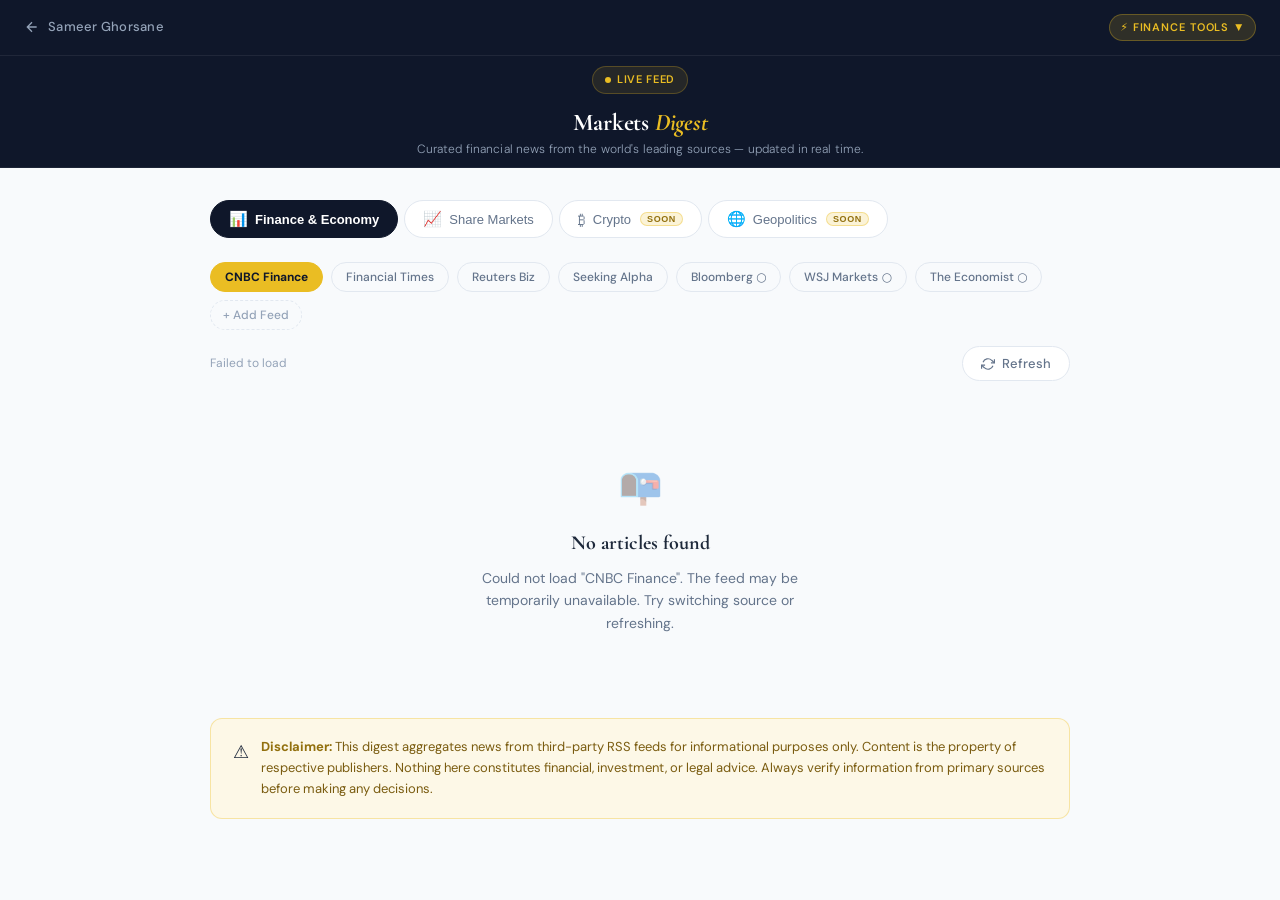
<file: apps/digest.html>
<!DOCTYPE html>
<html lang="en">
<head>
<meta charset="UTF-8"/>
<meta name="viewport" content="width=device-width, initial-scale=1.0"/>
<title>Markets Digest — Sameer Ghorsane</title>
<link rel="preconnect" href="https://fonts.googleapis.com"/>
<link rel="preconnect" href="https://fonts.gstatic.com" crossorigin/>
<link href="https://fonts.googleapis.com/css2?family=Cormorant+Garamond:ital,wght@0,400;0,500;0,600;0,700;1,400;1,600&family=DM+Sans:wght@300;400;500;600&display=swap" rel="stylesheet"/>
<style>
  /* ===================== TOKENS ===================== */
  :root {
    --gold: #EABD23;
    --gold-light: #FDF8E7;
    --gold-border: rgba(234,189,35,0.35);
    --gold-hover: #d4a91e;
    --navy: #0F172A;
    --navy-mid: #1E293B;
    --navy-soft: #334155;
    --text: #1E293B;
    --text-muted: #64748B;
    --text-light: #94A3B8;
    --bg: #F8FAFC;
    --bg-card: #FFFFFF;
    --border: #E2E8F0;
    --radius: 12px;
    --radius-sm: 8px;
    --shadow: 0 1px 3px rgba(0,0,0,0.06), 0 4px 16px rgba(0,0,0,0.04);
    --shadow-hover: 0 4px 12px rgba(0,0,0,0.10), 0 12px 32px rgba(0,0,0,0.07);
    --font-display: 'Cormorant Garamond', Georgia, serif;
    --font-body: 'DM Sans', system-ui, sans-serif;
    --coming-soon-overlay: rgba(15,23,42,0.72);
  }

  /* ===================== RESET ===================== */
  *, *::before, *::after { box-sizing: border-box; margin: 0; padding: 0; }
  html { scroll-behavior: smooth; }
  body {
    font-family: var(--font-body);
    background: var(--bg);
    color: var(--text);
    min-height: 100vh;
    line-height: 1.6;
    font-size: 15px;
  }
  a { color: inherit; text-decoration: none; }

  /* ===================== HEADER ===================== */
  .site-header {
    background: var(--navy);
    border-bottom: 1px solid rgba(255,255,255,0.07);
    padding: 0 24px;
    height: 56px;
    display: flex;
    align-items: center;
    justify-content: space-between;
    position: sticky;
    top: 0;
    z-index: 100;
  }
  .header-back {
    display: flex;
    align-items: center;
    gap: 8px;
    color: #94A3B8;
    font-size: 13px;
    font-weight: 500;
    letter-spacing: 0.02em;
    transition: color 0.2s;
    cursor: pointer;
  }
  .header-back:hover { color: var(--gold); }
  .header-back svg { width: 16px; height: 16px; }
  .header-logo {
    font-family: var(--font-display);
    font-size: 22px;
    font-weight: 700;
    color: #fff;
    letter-spacing: 0.02em;
  }
  .header-logo span { color: var(--gold); }
  .header-badge { display: none; }
  .ft-menu { position: relative; }
  .ft-badge {
    font-size: 11px; font-weight: 600; background: rgba(234,189,35,0.15);
    border: 1px solid rgba(234,189,35,0.3); color: var(--gold);
    padding: 4px 12px 4px 10px; border-radius: 20px;
    letter-spacing: 0.08em; text-transform: uppercase;
    cursor: pointer; user-select: none;
    display: flex; align-items: center; gap: 6px; transition: background 0.2s;
  }
  .ft-badge:hover { background: rgba(234,189,35,0.25); }
  .ft-badge-arrow { font-size: 9px; transition: transform 0.2s; }
  .ft-menu.open .ft-badge-arrow { transform: rotate(180deg); }
  .ft-dropdown {
    display: none; position: absolute; top: calc(100% + 8px); right: 0;
    background: #1E293B; border: 1px solid rgba(234,189,35,0.2);
    border-radius: 10px; padding: 6px; min-width: 200px; z-index: 500;
    box-shadow: 0 8px 32px rgba(0,0,0,0.4);
  }
  .ft-menu.open .ft-dropdown { display: block; }
  .ft-item {
    display: flex; align-items: center; gap: 10px; padding: 9px 12px;
    border-radius: 7px; text-decoration: none; color: #CBD5E1;
    font-size: 13px; font-weight: 500; transition: all 0.15s;
  }
  .ft-item:hover { background: rgba(234,189,35,0.08); color: #EABD23; }
  .ft-item.current { color: #EABD23; background: rgba(234,189,35,0.06); cursor: default; pointer-events: none; }
  .ft-item-icon { font-size: 16px; width: 20px; text-align: center; }

  /* ===================== HERO ===================== */
  .page-hero {
    background: var(--navy);
    padding: 10px 24px 8px;
    text-align: center;
    border-bottom: 1px solid rgba(255,255,255,0.06);
  }
  .page-hero h1 {
    font-family: var(--font-display);
    font-size: clamp(18px, 3vw, 24px);
    font-weight: 700;
    color: #fff;
    line-height: 1.1;
    margin-bottom: 4px;
    letter-spacing: -0.01em;
  }
  .page-hero h1 em {
    font-style: italic;
    color: var(--gold);
  }
  .page-hero p {
    color: #94A3B8;
    font-size: 12px;
    font-weight: 300;
    max-width: 480px;
    margin: 0 auto;
    letter-spacing: 0.01em;
  }
  .live-dot {
    display: inline-flex;
    align-items: center;
    gap: 6px;
    background: rgba(234,189,35,0.1);
    border: 1px solid rgba(234,189,35,0.25);
    color: var(--gold);
    font-size: 11px;
    font-weight: 600;
    letter-spacing: 0.06em;
    text-transform: uppercase;
    padding: 4px 12px;
    border-radius: 20px;
    margin-bottom: 16px;
  }
  .live-dot::before {
    content: '';
    width: 6px;
    height: 6px;
    background: var(--gold);
    border-radius: 50%;
    animation: pulse 1.8s ease-in-out infinite;
  }
  @keyframes pulse {
    0%, 100% { opacity: 1; transform: scale(1); }
    50% { opacity: 0.4; transform: scale(0.8); }
  }

  /* ===================== MAIN LAYOUT ===================== */
  .main-container {
    max-width: 900px;
    margin: 0 auto;
    padding: 32px 20px 60px;
  }

  /* ===================== CATEGORY TABS ===================== */
  .cat-tabs {
    display: flex;
    gap: 6px;
    flex-wrap: wrap;
    margin-bottom: 24px;
  }
  .cat-tab {
    display: flex;
    align-items: center;
    gap: 7px;
    padding: 9px 18px;
    border-radius: 24px;
    border: 1.5px solid var(--border);
    background: var(--bg-card);
    color: var(--text-muted);
    font-size: 13px;
    font-weight: 500;
    cursor: pointer;
    transition: all 0.2s;
    white-space: nowrap;
    position: relative;
  }
  .cat-tab:hover {
    border-color: var(--gold-border);
    color: var(--text);
    background: var(--gold-light);
  }
  .cat-tab.active {
    background: var(--navy);
    border-color: var(--navy);
    color: #fff;
    font-weight: 600;
  }
  .cat-tab.active .cat-icon { opacity: 1; }
  .cat-icon { font-size: 15px; }
  .coming-badge {
    font-size: 9px;
    font-weight: 700;
    letter-spacing: 0.06em;
    text-transform: uppercase;
    background: rgba(234,189,35,0.18);
    color: #92700e;
    border: 1px solid rgba(234,189,35,0.4);
    padding: 1px 6px;
    border-radius: 8px;
    margin-left: 2px;
  }

  /* ===================== CATEGORY PANEL ===================== */
  .cat-panel { display: none; }
  .cat-panel.active { display: block; }

  /* ===================== SUB-TABS ===================== */
  .sub-tabs {
    display: flex;
    gap: 4px;
    flex-wrap: wrap;
    margin-bottom: 20px;
    padding: 4px;
    background: #EEF2F7;
    border-radius: 12px;
    width: fit-content;
  }
  .sub-tab {
    padding: 6px 16px;
    border-radius: 9px;
    border: none;
    background: transparent;
    color: var(--text-muted);
    font-family: var(--font-body);
    font-size: 13px;
    font-weight: 500;
    cursor: pointer;
    transition: all 0.18s;
  }
  .sub-tab:hover { color: var(--text); background: rgba(255,255,255,0.6); }
  .sub-tab.active {
    background: var(--bg-card);
    color: var(--navy);
    font-weight: 600;
    box-shadow: 0 1px 4px rgba(0,0,0,0.1);
  }

  /* ===================== SOURCE TABS ===================== */
  .source-tabs {
    display: flex;
    gap: 8px;
    flex-wrap: wrap;
    margin-bottom: 6px;
  }
  .source-tab {
    padding: 6px 14px;
    border-radius: 20px;
    border: 1.5px solid var(--border);
    background: transparent;
    color: var(--text-muted);
    font-family: var(--font-body);
    font-size: 12px;
    font-weight: 500;
    cursor: pointer;
    transition: all 0.18s;
  }
  .source-tab:hover {
    border-color: var(--gold-border);
    color: var(--text);
    background: var(--gold-light);
  }
  .source-tab.active {
    background: var(--gold);
    border-color: var(--gold);
    color: var(--navy);
    font-weight: 700;
  }
  .add-source-btn {
    padding: 6px 12px;
    border-radius: 20px;
    border: 1.5px dashed var(--border);
    background: transparent;
    color: var(--text-light);
    font-family: var(--font-body);
    font-size: 12px;
    font-weight: 500;
    cursor: pointer;
    transition: all 0.18s;
  }
  .add-source-btn:hover { border-color: var(--gold-border); color: var(--gold); }

  /* ===================== TOOLBAR ===================== */
  .toolbar {
    display: flex;
    align-items: center;
    justify-content: space-between;
    margin: 16px 0 20px;
    flex-wrap: wrap;
    gap: 10px;
  }
  .last-updated {
    font-size: 12px;
    color: var(--text-light);
    display: flex;
    align-items: center;
    gap: 6px;
  }
  .refresh-btn {
    display: flex;
    align-items: center;
    gap: 7px;
    padding: 8px 18px;
    border-radius: 20px;
    border: 1.5px solid var(--border);
    background: var(--bg-card);
    color: var(--text-muted);
    font-family: var(--font-body);
    font-size: 13px;
    font-weight: 500;
    cursor: pointer;
    transition: all 0.2s;
  }
  .refresh-btn:hover {
    border-color: var(--gold-border);
    color: var(--navy);
    background: var(--gold-light);
  }
  .refresh-btn.spinning svg { animation: spin 0.8s linear infinite; }
  @keyframes spin { to { transform: rotate(360deg); } }
  .refresh-btn svg { width: 14px; height: 14px; }

  /* ===================== ARTICLE CARDS ===================== */
  .articles-list {
    display: flex;
    flex-direction: column;
    gap: 14px;
  }
  .article-card {
    background: var(--bg-card);
    border: 1px solid var(--border);
    border-radius: var(--radius);
    padding: 22px 24px 18px;
    box-shadow: var(--shadow);
    transition: box-shadow 0.22s, border-color 0.22s, transform 0.18s;
    cursor: pointer;
    position: relative;
    overflow: hidden;
  }
  .article-card:hover {
    box-shadow: var(--shadow-hover);
    border-color: var(--gold-border);
    transform: translateY(-1px);
  }
  .article-card::before {
    content: '';
    position: absolute;
    left: 0; top: 0; bottom: 0;
    width: 3px;
    background: var(--gold);
    opacity: 0;
    transition: opacity 0.2s;
    border-radius: 0 2px 2px 0;
  }
  .article-card:hover::before { opacity: 1; }

  .card-meta {
    display: flex;
    align-items: center;
    gap: 10px;
    margin-bottom: 10px;
    flex-wrap: wrap;
  }
  .source-badge {
    background: var(--gold-light);
    border: 1px solid var(--gold-border);
    color: #92700e;
    font-size: 11px;
    font-weight: 600;
    letter-spacing: 0.05em;
    text-transform: uppercase;
    padding: 2px 9px;
    border-radius: 8px;
  }
  .time-ago {
    font-size: 12px;
    color: var(--text-light);
    font-weight: 400;
  }
  .pinned-badge {
    display: inline-flex;
    align-items: center;
    gap: 4px;
    background: rgba(234,189,35,0.12);
    border: 1px solid rgba(234,189,35,0.4);
    color: var(--gold-hover);
    font-size: 10px;
    font-weight: 700;
    letter-spacing: 0.06em;
    text-transform: uppercase;
    padding: 2px 8px;
    border-radius: 8px;
  }
  .card-title {
    font-family: var(--font-display);
    font-size: 19px;
    font-weight: 600;
    line-height: 1.3;
    color: var(--navy);
    margin-bottom: 10px;
    display: -webkit-box;
    -webkit-line-clamp: 3;
    -webkit-box-orient: vertical;
    overflow: hidden;
    transition: color 0.2s;
  }
  .article-card:hover .card-title { color: #0a0f1c; }
  .card-desc {
    font-size: 14px;
    color: var(--text-muted);
    line-height: 1.65;
    margin-bottom: 14px;
    display: -webkit-box;
    -webkit-line-clamp: 7;
    -webkit-box-orient: vertical;
    overflow: hidden;
  }
  .card-footer {
    display: flex;
    align-items: center;
    justify-content: space-between;
    flex-wrap: wrap;
    gap: 10px;
    border-top: 1px solid var(--border);
    padding-top: 12px;
    margin-top: 4px;
  }
  .read-link {
    font-size: 13px;
    font-weight: 600;
    color: var(--gold-hover);
    display: flex;
    align-items: center;
    gap: 5px;
    transition: gap 0.18s;
  }
  .read-link:hover { gap: 8px; }

  /* ===================== AI SUMMARY ===================== */
  .ai-btn-row {
    display: flex;
    gap: 6px;
    margin-bottom: 10px;
  }
  .ai-btn {
    display: flex;
    align-items: center;
    gap: 5px;
    padding: 4px 12px;
    border-radius: 14px;
    border: 1px solid var(--border);
    background: transparent;
    color: var(--text-muted);
    font-family: var(--font-body);
    font-size: 11px;
    font-weight: 600;
    cursor: pointer;
    transition: all 0.18s;
    letter-spacing: 0.02em;
  }
  .ai-btn:hover { border-color: var(--gold-border); color: var(--navy); background: var(--gold-light); }
  .ai-btn .ai-icon { font-size: 13px; }
  .ai-btn.disabled {
    opacity: 0.45;
    cursor: not-allowed;
    pointer-events: none;
  }
  .ai-summary-box {
    background: linear-gradient(135deg, #fefce8 0%, #fdf8e7 100%);
    border: 1px solid rgba(234,189,35,0.3);
    border-radius: 8px;
    padding: 12px 14px;
    font-size: 13px;
    color: var(--text);
    line-height: 1.6;
    margin-bottom: 12px;
    display: none;
  }
  .ai-summary-box.visible { display: block; }
  .ai-summary-label {
    font-size: 10px;
    font-weight: 700;
    text-transform: uppercase;
    letter-spacing: 0.08em;
    color: var(--gold-hover);
    margin-bottom: 6px;
  }

  /* ===================== SHARE BUTTONS ===================== */
  .share-btns {
    display: flex;
    gap: 6px;
    align-items: center;
  }
  .share-btn {
    width: 30px;
    height: 30px;
    border-radius: 50%;
    border: 1.5px solid var(--border);
    background: var(--bg-card);
    display: flex;
    align-items: center;
    justify-content: center;
    cursor: pointer;
    transition: all 0.18s;
    color: var(--text-muted);
    font-size: 14px;
    text-decoration: none;
    position: relative;
  }
  .share-btn:hover { border-color: var(--gold-border); background: var(--gold-light); color: var(--navy); transform: scale(1.08); }
  .share-btn[data-tip]:hover::after {
    content: attr(data-tip);
    position: absolute;
    bottom: calc(100% + 6px);
    left: 50%;
    transform: translateX(-50%);
    background: var(--navy);
    color: #fff;
    font-size: 10px;
    font-weight: 500;
    padding: 3px 8px;
    border-radius: 6px;
    white-space: nowrap;
    pointer-events: none;
    font-family: var(--font-body);
    letter-spacing: 0.02em;
  }
  .share-btn svg { width: 14px; height: 14px; }
  .copied-tip {
    font-size: 11px;
    color: #16a34a;
    font-weight: 600;
    display: none;
    align-items: center;
    gap: 3px;
  }
  .copied-tip.show { display: flex; }

  /* ===================== PINNED SECTION ===================== */
  .pinned-section {
    margin-bottom: 24px;
    display: none;
  }
  .pinned-section.has-pins { display: block; }
  .pinned-header {
    display: flex;
    align-items: center;
    gap: 8px;
    margin-bottom: 12px;
    font-size: 12px;
    font-weight: 700;
    text-transform: uppercase;
    letter-spacing: 0.08em;
    color: var(--gold-hover);
  }
  .pinned-header::after {
    content: '';
    flex: 1;
    height: 1px;
    background: var(--gold-border);
  }

  /* ===================== LOADING / EMPTY ===================== */
  .skeleton-list { display: flex; flex-direction: column; gap: 14px; }
  .skeleton-card {
    background: var(--bg-card);
    border: 1px solid var(--border);
    border-radius: var(--radius);
    padding: 22px 24px;
  }
  .skeleton-line {
    background: linear-gradient(90deg, #e2e8f0 25%, #f1f5f9 50%, #e2e8f0 75%);
    background-size: 200% 100%;
    animation: shimmer 1.4s infinite;
    border-radius: 4px;
    margin-bottom: 10px;
  }
  @keyframes shimmer { to { background-position: -200% 0; } }
  .skeleton-line.title { height: 22px; width: 80%; }
  .skeleton-line.badge { height: 14px; width: 80px; margin-bottom: 12px; }
  .skeleton-line.desc { height: 14px; }
  .skeleton-line.desc:nth-child(4) { width: 90%; }
  .skeleton-line.desc:nth-child(5) { width: 70%; }
  .skeleton-line.desc:nth-child(6) { width: 85%; }

  .empty-state {
    text-align: center;
    padding: 56px 24px;
    color: var(--text-muted);
  }
  .empty-icon { font-size: 36px; margin-bottom: 12px; opacity: 0.4; }
  .empty-state h3 { font-family: var(--font-display); font-size: 20px; margin-bottom: 8px; color: var(--text); }
  .empty-state p { font-size: 14px; max-width: 320px; margin: 0 auto; }

  /* ===================== COMING SOON OVERLAY ===================== */
  .coming-soon-panel {
    position: relative;
    min-height: 300px;
  }
  .coming-soon-overlay {
    position: absolute;
    inset: 0;
    background: var(--coming-soon-overlay);
    backdrop-filter: blur(6px);
    border-radius: var(--radius);
    display: flex;
    flex-direction: column;
    align-items: center;
    justify-content: center;
    gap: 14px;
    z-index: 10;
    text-align: center;
    padding: 32px;
  }
  .coming-soon-icon { font-size: 40px; }
  .coming-soon-overlay h3 {
    font-family: var(--font-display);
    font-size: 26px;
    font-weight: 700;
    color: #fff;
    letter-spacing: 0.01em;
  }
  .coming-soon-overlay p {
    font-size: 14px;
    color: rgba(255,255,255,0.65);
    max-width: 320px;
    line-height: 1.6;
  }
  .coming-soon-overlay .cs-badge {
    background: rgba(234,189,35,0.2);
    border: 1px solid rgba(234,189,35,0.4);
    color: var(--gold);
    font-size: 11px;
    font-weight: 700;
    letter-spacing: 0.1em;
    text-transform: uppercase;
    padding: 5px 14px;
    border-radius: 20px;
  }

  /* ===================== DISCLAIMER ===================== */
  .disclaimer-card {
    background: var(--gold-light);
    border: 1px solid var(--gold-border);
    border-radius: var(--radius);
    padding: 18px 22px;
    margin-top: 28px;
    display: flex;
    gap: 12px;
    align-items: flex-start;
  }
  .disclaimer-icon { font-size: 18px; flex-shrink: 0; margin-top: 1px; }
  .disclaimer-text { font-size: 13px; color: #7a5c10; line-height: 1.6; }
  .disclaimer-text strong { font-weight: 700; color: #92700e; }

  /* ===================== FEED CONFIG HINT ===================== */
  .feed-slots {
    background: #F1F5F9;
    border: 1.5px dashed #CBD5E1;
    border-radius: var(--radius-sm);
    padding: 14px 18px;
    margin-top: 8px;
    font-size: 12px;
    color: var(--text-light);
    display: none;
  }
  .feed-slots.visible { display: block; }
  .feed-slots code {
    background: #E2E8F0;
    padding: 1px 6px;
    border-radius: 4px;
    font-size: 11px;
    color: var(--navy-soft);
    font-family: 'Courier New', monospace;
  }

  /* ===================== RESPONSIVE ===================== */
  @media (max-width: 600px) {
    .main-container { padding: 20px 14px 48px; }
    .cat-tab { font-size: 12px; padding: 8px 13px; }
    .article-card { padding: 18px 16px 14px; }
    .card-title { font-size: 17px; }
    .site-header { padding: 0 16px; }
    .page-hero { padding: 28px 16px 24px; }
    .share-btn { width: 28px; height: 28px; }
  }
</style>
</head>
<body>

<!-- =========== HEADER =========== -->
<header class="site-header">
  <a href="../index.html" class="header-back">
    <svg viewBox="0 0 24 24" fill="none" stroke="currentColor" stroke-width="2"><path d="M19 12H5M12 5l-7 7 7 7"/></svg>
    Sameer Ghorsane
  </a>
  <div class="ft-menu" id="ftMenu">
    <div class="ft-badge" onclick="toggleFtMenu()">
      ⚡ Finance Tools <span class="ft-badge-arrow">▼</span>
    </div>
    <div class="ft-dropdown">
      <a href="rates.html" class="ft-item"><span class="ft-item-icon">📈</span> Live Rates</a>
      <span class="ft-item current"><span class="ft-item-icon">📰</span> Markets Digest</span>
      <a href="daily-word-lab.html" class="ft-item"><span class="ft-item-icon">💡</span> Daily Word Lab</a>
      <a href="nepali-calendar.html" class="ft-item"><span class="ft-item-icon">📅</span> Nepali Calendar</a>
      <a href="to-do.html" class="ft-item"><span class="ft-item-icon">📝</span> To-Do List</a>
    </div>
  </div>
</header>

<!-- =========== HERO =========== -->
<section class="page-hero">
  <div class="live-dot">Live Feed</div>
  <h1>Markets <em>Digest</em></h1>
  <p>Curated financial news from the world's leading sources — updated in real time.</p>
</section>

<!-- =========== MAIN =========== -->
<main class="main-container">

  <!-- CATEGORY TABS -->
  <nav class="cat-tabs" id="catTabs">
    <button class="cat-tab active" data-cat="finance">
      <span class="cat-icon">📊</span> Finance &amp; Economy
    </button>
    <button class="cat-tab" data-cat="markets">
      <span class="cat-icon">📈</span> Share Markets
    </button>
    <button class="cat-tab" data-cat="crypto">
      <span class="cat-icon">₿</span> Crypto
      <span class="coming-badge">Soon</span>
    </button>
    <button class="cat-tab" data-cat="geopolitics">
      <span class="cat-icon">🌐</span> Geopolitics
      <span class="coming-badge">Soon</span>
    </button>
  </nav>

  <!-- ========== FINANCE & ECONOMY ========== -->
  <div class="cat-panel active" id="panel-finance">
    <!-- Source Tabs -->
    <div class="source-tabs" id="sourceTabs-finance"></div>
    <!-- Toolbar -->
    <div class="toolbar">
      <span class="last-updated" id="updated-finance">—</span>
      <button class="refresh-btn" id="refreshBtn-finance">
        <svg viewBox="0 0 24 24" fill="none" stroke="currentColor" stroke-width="2"><path d="M23 4v6h-6"/><path d="M1 20v-6h6"/><path d="M3.51 9a9 9 0 0114.85-3.36L23 10M1 14l4.64 4.36A9 9 0 0020.49 15"/></svg>
        Refresh
      </button>
    </div>
    <div class="pinned-section" id="pinned-finance">
      <div class="pinned-header">📌 Pinned</div>
      <div class="articles-list" id="pinned-list-finance"></div>
    </div>
    <div class="articles-list" id="feed-finance"></div>
  </div>

  <!-- ========== SHARE MARKETS ========== -->
  <div class="cat-panel" id="panel-markets">
    <div class="sub-tabs" id="subTabs-markets"></div>
    <div class="source-tabs" id="sourceTabs-markets"></div>
    <div class="toolbar">
      <span class="last-updated" id="updated-markets">—</span>
      <button class="refresh-btn" id="refreshBtn-markets">
        <svg viewBox="0 0 24 24" fill="none" stroke="currentColor" stroke-width="2"><path d="M23 4v6h-6"/><path d="M1 20v-6h6"/><path d="M3.51 9a9 9 0 0114.85-3.36L23 10M1 14l4.64 4.36A9 9 0 0020.49 15"/></svg>
        Refresh
      </button>
    </div>
    <div class="pinned-section" id="pinned-markets">
      <div class="pinned-header">📌 Pinned</div>
      <div class="articles-list" id="pinned-list-markets"></div>
    </div>
    <div class="articles-list" id="feed-markets"></div>
  </div>

  <!-- ========== CRYPTO ========== -->
  <div class="cat-panel" id="panel-crypto">
    <div class="coming-soon-panel">
      <!-- Ghost preview of how it'll look -->
      <div class="source-tabs" style="pointer-events:none;opacity:0.3;margin-bottom:16px;">
        <button class="source-tab active">CoinDesk</button>
        <button class="source-tab">CoinTelegraph</button>
        <button class="source-tab">Decrypt</button>
        <button class="source-tab">Bitcoin Magazine</button>
        <button class="source-tab">The Block</button>
        <button class="add-source-btn">+ Add Feed</button>
      </div>
      <div class="skeleton-list" style="pointer-events:none;opacity:0.3;">
        <div class="skeleton-card"><div class="skeleton-line badge"></div><div class="skeleton-line title"></div><div class="skeleton-line desc"></div><div class="skeleton-line desc"></div><div class="skeleton-line desc" style="width:65%"></div></div>
        <div class="skeleton-card"><div class="skeleton-line badge"></div><div class="skeleton-line title" style="width:65%"></div><div class="skeleton-line desc"></div><div class="skeleton-line desc" style="width:80%"></div></div>
        <div class="skeleton-card"><div class="skeleton-line badge"></div><div class="skeleton-line title" style="width:72%"></div><div class="skeleton-line desc"></div><div class="skeleton-line desc" style="width:90%"></div></div>
      </div>
      <div class="coming-soon-overlay">
        <div class="coming-soon-icon">₿</div>
        <div class="cs-badge">Coming Soon</div>
        <h3>Crypto Market Feed</h3>
        <p>Global cryptocurrency news from CoinDesk, CoinTelegraph, Decrypt, Bitcoin Magazine &amp; The Block. Launching soon.</p>
      </div>
    </div>
  </div>

  <!-- ========== GEOPOLITICS ========== -->
  <div class="cat-panel" id="panel-geopolitics">
    <div class="coming-soon-panel">
      <div class="sub-tabs" style="pointer-events:none;opacity:0.3;margin-bottom:16px;">
        <button class="sub-tab active">🌍 World</button>
        <button class="sub-tab">🇦🇪 UAE</button>
        <button class="sub-tab">🇮🇳 India</button>
        <button class="sub-tab">🇳🇵 Nepal</button>
      </div>
      <div class="skeleton-list" style="pointer-events:none;opacity:0.3;">
        <div class="skeleton-card"><div class="skeleton-line badge"></div><div class="skeleton-line title"></div><div class="skeleton-line desc"></div><div class="skeleton-line desc"></div></div>
        <div class="skeleton-card"><div class="skeleton-line badge"></div><div class="skeleton-line title" style="width:70%"></div><div class="skeleton-line desc"></div></div>
        <div class="skeleton-card"><div class="skeleton-line badge"></div><div class="skeleton-line title" style="width:75%"></div><div class="skeleton-line desc"></div><div class="skeleton-line desc" style="width:80%"></div></div>
      </div>
      <div class="coming-soon-overlay">
        <div class="coming-soon-icon">🌐</div>
        <div class="cs-badge">Coming Soon</div>
        <h3>Geopolitics Feed</h3>
        <p>Regional &amp; global political news across World, UAE, India &amp; Nepal — from Reuters, Al Jazeera, The Hindu, Himalayan Times &amp; more.</p>
      </div>
    </div>
  </div>

  <!-- DISCLAIMER -->
  <div class="disclaimer-card">
    <span class="disclaimer-icon">⚠️</span>
    <div class="disclaimer-text">
      <strong>Disclaimer:</strong> This digest aggregates news from third-party RSS feeds for informational purposes only.
      Content is the property of respective publishers. Nothing here constitutes financial, investment, or legal advice.
      Always verify information from primary sources before making any decisions.
    </div>
  </div>

</main>

<script>
/* =========================================================
   DATA CONFIGURATION
   Add/remove RSS feeds by editing these arrays.
   Each feed: { label, url }
   ========================================================= */

const PROXY = 'https://api.allorigins.win/get?url=';
const MAX_ARTICLES = 15;
const MAX_PINS = 5;

/* ---------- FINANCE & ECONOMY ---------- */
const FINANCE_SOURCES = [
  { label: 'CNBC Finance',   url: 'https://www.cnbc.com/id/10000664/device/rss/rss.html' },
  { label: 'Financial Times',url: 'https://www.ft.com/rss/home/uk' },
  { label: 'Reuters Biz',    url: 'https://feeds.reuters.com/reuters/businessNews' },
  { label: 'Seeking Alpha',  url: 'https://seekingalpha.com/market-news/index.xml' },
  // ── PLACEHOLDERS (replace null with real RSS URL to activate) ──
  { label: 'Bloomberg',      url: null }, // e.g. https://feeds.bloomberg.com/markets/news.rss
  { label: 'WSJ Markets',    url: null }, // e.g. https://feeds.wsj.com/wsj/xml/rss/3_7031.xml
  { label: 'The Economist',  url: null }, // e.g. https://www.economist.com/finance-and-economics/rss.xml
];

/* ---------- SHARE MARKETS ---------- */
const MARKETS_SUBS = {
  world: {
    label: '🌍 World',
    sources: [
      { label: 'Yahoo Finance', url: 'https://finance.yahoo.com/news/rssindex' },
      { label: 'MarketWatch',   url: 'https://feeds.marketwatch.com/marketwatch/topstories/' },
      { label: 'Investing.com', url: null }, // https://www.investing.com/rss/news.rss
      { label: 'Bloomberg Mkt', url: null },
      { label: 'FT Markets',    url: null },
      { label: 'Reuters Mkt',   url: null },
      { label: 'CNBC Markets',  url: 'https://www.cnbc.com/id/20910258/device/rss/rss.html' },
    ]
  },
  uae: {
    label: '🇦🇪 UAE',
    sources: [
      { label: 'Khaleej Times', url: 'https://www.khaleejtimes.com/business/rss.xml' },
      { label: 'Gulf News Biz', url: 'https://gulfnews.com/rss/business' },
      { label: 'The National',  url: 'https://www.thenationalnews.com/rss/business/' },
      { label: 'Arabian Biz',   url: null }, // https://www.arabianbusiness.com/rss
      { label: 'DFM News',      url: null },
      { label: 'ADX News',      url: null },
      { label: 'ADNOC Releases',url: null },
    ]
  },
  india: {
    label: '🇮🇳 India',
    sources: [
      { label: 'Economic Times',url: 'https://economictimes.indiatimes.com/markets/rssfeeds/1977021501.cms' },
      { label: 'Moneycontrol',  url: 'https://www.moneycontrol.com/rss/marketreports.xml' },
      { label: 'BSE India',     url: null },
      { label: 'NSE News',      url: null },
      { label: 'Mint Markets',  url: null }, // https://www.livemint.com/rss/markets
      { label: 'NDTV Profit',   url: null },
      { label: 'Business Std',  url: null },
    ]
  },
  nepal: {
    label: '🇳🇵 Nepal',
    sources: [
      { label: 'Himalayan Times', url: 'https://thehimalayantimes.com/feed/' },
      { label: 'Kathmandu Post',  url: 'https://kathmandupost.com/rss' },
      { label: 'Nepal Stock',     url: null }, // NEPSE related
      { label: 'OnlineKhabar',    url: null },
      { label: 'Republica',       url: null },
      { label: 'My Republica',    url: null },
      { label: 'Nepal Monitor',   url: null },
    ]
  }
};

/* ---------- CRYPTO (wired, coming soon overlay active) ---------- */
const CRYPTO_SOURCES = [
  { label: 'CoinDesk',       url: 'https://www.coindesk.com/arc/outboundfeeds/rss/' },
  { label: 'CoinTelegraph',  url: 'https://cointelegraph.com/rss' },
  { label: 'Decrypt',        url: 'https://decrypt.co/feed' },
  { label: 'Bitcoin Mag',    url: null },
  { label: 'The Block',      url: null },
  { label: 'Blockworks',     url: null },
  { label: 'CryptoSlate',    url: null },
];

/* ---------- GEOPOLITICS (wired, coming soon overlay active) ---------- */
const GEOPOLITICS_SUBS = {
  world:  { label: '🌍 World',  sources: [
    { label: 'Al Jazeera',   url: 'https://www.aljazeera.com/xml/rss/all.xml' },
    { label: 'Reuters World', url: 'https://feeds.reuters.com/Reuters/worldNews' },
    { label: 'BBC World',     url: null },
    { label: 'Foreign Policy',url: null },
    { label: 'The Guardian',  url: null },
    { label: 'DW News',       url: null },
    { label: 'VOA News',      url: null },
  ]},
  uae:    { label: '🇦🇪 UAE',   sources: [
    { label: 'Gulf News',     url: 'https://gulfnews.com/rss/uae' },
    { label: 'The National',  url: 'https://www.thenationalnews.com/rss/uae/' },
    { label: 'Khaleej Times', url: null },
    { label: 'WAM Agency',    url: null },
    { label: 'Emirates247',   url: null },
    { label: 'Arabia MSN',    url: null },
    { label: 'MENA Report',   url: null },
  ]},
  india:  { label: '🇮🇳 India', sources: [
    { label: 'The Hindu',     url: 'https://www.thehindu.com/news/national/feeder/default.rss' },
    { label: 'Indian Express',url: null },
    { label: 'NDTV',          url: null },
    { label: 'Times of India',url: null },
    { label: 'LiveMint',      url: null },
    { label: 'Hindustan Times',url: null },
    { label: 'The Wire',      url: null },
  ]},
  nepal:  { label: '🇳🇵 Nepal', sources: [
    { label: 'Kathmandu Post',url: 'https://kathmandupost.com/rss' },
    { label: 'Himalayan Times',url: 'https://thehimalayantimes.com/feed/' },
    { label: 'Republica',     url: null },
    { label: 'OnlineKhabar',  url: null },
    { label: 'Nepal Monitor', url: null },
    { label: 'Setopati',      url: null },
    { label: 'Ratopati',      url: null },
  ]},
};

/* =========================================================
   AI SUMMARY CONFIG (placeholder — add keys to activate)
   ========================================================= */
const AI_CONFIG = {
  claude: {
    label: '✦ Claude',
    enabled: false, // set true + add key to activate
    apiKey: '',     // ANTHROPIC_API_KEY
    model: 'claude-opus-4-5',
  },
  openai: {
    label: '⬡ GPT-4o',
    enabled: false, // set true + add key to activate
    apiKey: '',     // OPENAI_API_KEY
    model: 'gpt-4o',
  }
};

/* =========================================================
   STATE
   ========================================================= */
let activeCat = 'finance';
let activeSubTab = { markets: 'world', geopolitics: 'world' };
let activeSource = { finance: 0, markets: 0 };
let feedCache = {}; // key: "cat|sub|srcIdx" -> articles[]
let pinnedIds = JSON.parse(localStorage.getItem('mg_pins') || '{}');
// pinnedIds: { "finance": ["url1","url2",...], "markets": [...] }

/* =========================================================
   UTILITIES
   ========================================================= */
function stripHtml(html) {
  const d = document.createElement('div');
  d.innerHTML = html || '';
  return d.textContent || d.innerText || '';
}

function timeAgo(dateStr) {
  if (!dateStr) return '';
  const diff = Date.now() - new Date(dateStr).getTime();
  if (isNaN(diff)) return '';
  const m = Math.floor(diff / 60000);
  if (m < 1) return 'just now';
  if (m < 60) return `${m}m ago`;
  const h = Math.floor(m / 60);
  if (h < 24) return `${h}h ago`;
  return `${Math.floor(h / 24)}d ago`;
}

function truncate(str, len) {
  if (!str) return '';
  str = str.trim();
  return str.length > len ? str.slice(0, len).trimEnd() + '…' : str;
}

function catPinKey(cat, sub) {
  return sub ? `${cat}__${sub}` : cat;
}

function getPins(cat, sub) {
  const k = catPinKey(cat, sub);
  return pinnedIds[k] || [];
}

function savePins(cat, sub, arr) {
  const k = catPinKey(cat, sub);
  pinnedIds[k] = arr;
  localStorage.setItem('mg_pins', JSON.stringify(pinnedIds));
}

/* =========================================================
   SHARE HELPERS
   ========================================================= */
function shareLinks(title, url) {
  const enc = encodeURIComponent;
  return {
    whatsapp:  `https://wa.me/?text=${enc(title + ' ' + url)}`,
    gmail:     `mailto:?subject=${enc(title)}&body=${enc(url)}`,
    twitter:   `https://twitter.com/intent/tweet?text=${enc(title)}&url=${enc(url)}`,
    linkedin:  `https://www.linkedin.com/sharing/share-offsite/?url=${enc(url)}`,
    messenger: `https://www.facebook.com/dialog/send?link=${enc(url)}&app_id=291494419107518&redirect_uri=${enc(url)}`,
  };
}

function buildShareBtns(title, url) {
  const links = shareLinks(title, url);
  return `
    <div class="share-btns">
      <a class="share-btn" href="${links.whatsapp}" target="_blank" rel="noopener" data-tip="WhatsApp" onclick="event.stopPropagation()">
        <svg viewBox="0 0 24 24" fill="currentColor"><path d="M17.472 14.382c-.297-.149-1.758-.867-2.03-.967-.273-.099-.471-.148-.67.15-.197.297-.767.966-.94 1.164-.173.199-.347.223-.644.075-.297-.15-1.255-.463-2.39-1.475-.883-.788-1.48-1.761-1.653-2.059-.173-.297-.018-.458.13-.606.134-.133.298-.347.446-.52.149-.174.198-.298.298-.497.099-.198.05-.371-.025-.52-.075-.149-.669-1.612-.916-2.207-.242-.579-.487-.5-.669-.51-.173-.008-.371-.01-.57-.01-.198 0-.52.074-.792.372-.272.297-1.04 1.016-1.04 2.479 0 1.462 1.065 2.875 1.213 3.074.149.198 2.096 3.2 5.077 4.487.709.306 1.262.489 1.694.625.712.227 1.36.195 1.871.118.571-.085 1.758-.719 2.006-1.413.248-.694.248-1.289.173-1.413-.074-.124-.272-.198-.57-.347z"/><path d="M12 0C5.373 0 0 5.373 0 12c0 2.124.554 4.118 1.528 5.845L.057 23.571l5.846-1.532A11.955 11.955 0 0012 24c6.627 0 12-5.373 12-12S18.627 0 12 0zm0 22c-1.876 0-3.636-.49-5.164-1.348l-.369-.22-3.833 1.005 1.019-3.722-.239-.382A9.957 9.957 0 012 12C2 6.477 6.477 2 12 2s10 4.477 10 10-4.477 10-10 10z"/></svg>
      </a>
      <a class="share-btn" href="${links.gmail}" data-tip="Email" onclick="event.stopPropagation()">
        <svg viewBox="0 0 24 24" fill="currentColor"><path d="M24 5.457v13.909c0 .904-.732 1.636-1.636 1.636h-3.819V11.73L12 16.64l-6.545-4.91v9.273H1.636A1.636 1.636 0 010 19.366V5.457c0-.896.72-1.636 1.636-1.636h.9L12 11.09l9.464-7.27h.9A1.636 1.636 0 0124 5.457z"/></svg>
      </a>
      <a class="share-btn" href="${links.twitter}" target="_blank" rel="noopener" data-tip="X / Twitter" onclick="event.stopPropagation()">
        <svg viewBox="0 0 24 24" fill="currentColor"><path d="M18.244 2.25h3.308l-7.227 8.26 8.502 11.24H16.17l-5.214-6.817L4.99 21.75H1.68l7.73-8.835L1.254 2.25H8.08l4.713 6.231zm-1.161 17.52h1.833L7.084 4.126H5.117z"/></svg>
      </a>
      <a class="share-btn" href="${links.linkedin}" target="_blank" rel="noopener" data-tip="LinkedIn" onclick="event.stopPropagation()">
        <svg viewBox="0 0 24 24" fill="currentColor"><path d="M20.447 20.452h-3.554v-5.569c0-1.328-.027-3.037-1.852-3.037-1.853 0-2.136 1.445-2.136 2.939v5.667H9.351V9h3.414v1.561h.046c.477-.9 1.637-1.85 3.37-1.85 3.601 0 4.267 2.37 4.267 5.455v6.286zM5.337 7.433a2.062 2.062 0 01-2.063-2.065 2.064 2.064 0 112.063 2.065zm1.782 13.019H3.555V9h3.564v11.452zM22.225 0H1.771C.792 0 0 .774 0 1.729v20.542C0 23.227.792 24 1.771 24h20.451C23.2 24 24 23.227 24 22.271V1.729C24 .774 23.2 0 22.222 0h.003z"/></svg>
      </a>
      <button class="share-btn" data-tip="Copy Link" onclick="copyLink(event,'${url.replace(/'/g,"\\'")}',this)">
        <svg viewBox="0 0 24 24" fill="none" stroke="currentColor" stroke-width="2"><rect x="9" y="9" width="13" height="13" rx="2"/><path d="M5 15H4a2 2 0 01-2-2V4a2 2 0 012-2h9a2 2 0 012 2v1"/></svg>
      </button>
      <span class="copied-tip" id="copied-${btoa(url).slice(0,8)}">✓ Copied</span>
    </div>`;
}

function copyLink(e, url, btn) {
  e.stopPropagation();
  navigator.clipboard.writeText(url).then(() => {
    const id = 'copied-' + btoa(url).slice(0,8);
    const el = document.getElementById(id);
    if (el) { el.classList.add('show'); setTimeout(() => el.classList.remove('show'), 2000); }
  });
}

/* =========================================================
   AI SUMMARY (placeholder)
   ========================================================= */
async function generateSummary(provider, title, desc, boxEl) {
  const cfg = AI_CONFIG[provider];
  if (!cfg.enabled || !cfg.apiKey) {
    boxEl.innerHTML = `<div class="ai-summary-label">${cfg.label} Summary</div>
      <em style="color:var(--text-light);font-size:12px;">API key not configured. Add your key in AI_CONFIG inside digest.html.</em>`;
    boxEl.classList.add('visible');
    return;
  }
  boxEl.innerHTML = `<div class="ai-summary-label">${cfg.label} Summary</div><em>Generating…</em>`;
  boxEl.classList.add('visible');
  try {
    let result = '';
    if (provider === 'claude') {
      const r = await fetch('https://api.anthropic.com/v1/messages', {
        method: 'POST',
        headers: { 'Content-Type':'application/json', 'x-api-key': cfg.apiKey, 'anthropic-version':'2023-06-01' },
        body: JSON.stringify({ model: cfg.model, max_tokens: 200,
          messages: [{ role:'user', content:`Summarise this finance news article in 3-4 clear sentences for a professional audience.\n\nTitle: ${title}\n\nContent: ${desc}` }]
        })
      });
      const d = await r.json();
      result = d.content?.[0]?.text || 'Could not generate summary.';
    } else {
      const r = await fetch('https://api.openai.com/v1/chat/completions', {
        method: 'POST',
        headers: { 'Content-Type':'application/json', 'Authorization': `Bearer ${cfg.apiKey}` },
        body: JSON.stringify({ model: cfg.model, max_tokens: 200,
          messages: [
            { role:'system', content:'You are a concise financial news summariser.' },
            { role:'user', content:`Summarise in 3-4 sentences for a professional:\n\nTitle: ${title}\n\n${desc}` }
          ]
        })
      });
      const d = await r.json();
      result = d.choices?.[0]?.message?.content || 'Could not generate summary.';
    }
    boxEl.innerHTML = `<div class="ai-summary-label">${cfg.label} Summary</div>${result}`;
  } catch(err) {
    boxEl.innerHTML = `<div class="ai-summary-label">${cfg.label} Summary</div><em style="color:#e74c3c">Error: ${err.message}</em>`;
  }
}

function buildAiButtons(title, desc) {
  const cDis = AI_CONFIG.claude.enabled ? '' : 'disabled';
  const oDis = AI_CONFIG.openai.enabled ? '' : 'disabled';
  const cTip = AI_CONFIG.claude.enabled ? '' : ' (add API key)';
  const oTip = AI_CONFIG.openai.enabled ? '' : ' (add API key)';
  return `
    <div class="ai-btn-row">
      <button class="ai-btn ${cDis}" onclick="event.stopPropagation();toggleSummary(this,'claude',\`${title.replace(/`/g,"'")}\`,\`${desc.replace(/`/g,"'")}\`)">
        <span class="ai-icon">✦</span> Claude${cTip}
      </button>
      <button class="ai-btn ${oDis}" onclick="event.stopPropagation();toggleSummary(this,'openai',\`${title.replace(/`/g,"'")}\`,\`${desc.replace(/`/g,"'")}\`)">
        <span class="ai-icon">⬡</span> GPT-4o${oTip}
      </button>
    </div>
    <div class="ai-summary-box"></div>`;
}

function toggleSummary(btn, provider, title, desc) {
  const box = btn.closest('.ai-btn-row').nextElementSibling;
  if (box.classList.contains('visible')) { box.classList.remove('visible'); return; }
  generateSummary(provider, title, desc, box);
}

/* =========================================================
   FETCH & PARSE RSS
   ========================================================= */
async function fetchFeed(url) {
  const res = await fetch(PROXY + encodeURIComponent(url));
  const json = await res.json();
  const text = json.contents;
  const parser = new DOMParser();
  const doc = parser.parseFromString(text, 'text/xml');
  const items = [...doc.querySelectorAll('item, entry')];
  const parsed = items.map(item => {
    const get = (tag) => item.querySelector(tag)?.textContent?.trim() || '';
    const getAttr = (tag, attr) => item.querySelector(tag)?.getAttribute(attr) || '';
    const link = get('link') || getAttr('link', 'href') || '';
    const pubDate = get('pubDate') || get('published') || get('updated') || '';
    const desc = stripHtml(get('description') || get('summary') || get('content') || '');
    return {
      title: stripHtml(get('title')),
      link,
      description: truncate(desc, 600),
      pubDate,
      timestamp: new Date(pubDate).getTime() || 0,
    };
  }).filter(a => a.title && a.link);
  // Sort newest first
  parsed.sort((a, b) => b.timestamp - a.timestamp);
  return parsed.slice(0, MAX_ARTICLES);
}

/* =========================================================
   RENDER ARTICLE CARD
   ========================================================= */
function renderCard(article, sourceLabel, cat, sub, isPinned = false) {
  const pins = getPins(cat, sub);
  const alreadyPinned = pins.includes(article.link);
  const pinCount = pins.length;
  const canPin = !alreadyPinned && pinCount < MAX_PINS;

  return `
    <div class="article-card" onclick="window.open('${article.link.replace(/'/g,"\\'")}','_blank')">
      <div class="card-meta">
        <span class="source-badge">${sourceLabel}</span>
        <span class="time-ago">${timeAgo(article.pubDate)}</span>
        ${isPinned ? '<span class="pinned-badge">📌 Pinned</span>' : ''}
      </div>
      <h2 class="card-title">${article.title}</h2>
      ${article.description ? `<p class="card-desc">${article.description}</p>` : ''}
      ${buildAiButtons(article.title, article.description)}
      <div class="card-footer">
        <span class="read-link">Read full article ↗</span>
        <div style="display:flex;align-items:center;gap:10px;flex-wrap:wrap;">
          ${buildShareBtns(article.title, article.link)}
          ${!isPinned && canPin ? `
            <button class="share-btn" data-tip="Pin article"
              onclick="event.stopPropagation();pinArticle('${cat}','${sub||''}','${article.link.replace(/'/g,"\\'")}',this)">
              📌
            </button>` : ''}
          ${alreadyPinned && !isPinned ? '' : ''}
          ${isPinned ? `
            <button class="share-btn" data-tip="Unpin"
              onclick="event.stopPropagation();unpinArticle('${cat}','${sub||''}','${article.link.replace(/'/g,"\\'")}')">
              ✕
            </button>` : ''}
        </div>
      </div>
    </div>`;
}

/* =========================================================
   PIN MANAGEMENT
   ========================================================= */
function pinArticle(cat, sub, url, btn) {
  const pins = getPins(cat, sub);
  if (pins.length >= MAX_PINS) { alert(`Maximum ${MAX_PINS} pins per section.`); return; }
  if (!pins.includes(url)) { pins.push(url); savePins(cat, sub, pins); }
  // Re-render current view
  const state = getCurrentCatState();
  loadArticles(state.cat, state.sub, state.srcIdx, true);
}

function unpinArticle(cat, sub, url) {
  const pins = getPins(cat, sub).filter(u => u !== url);
  savePins(cat, sub, pins);
  const state = getCurrentCatState();
  loadArticles(state.cat, state.sub, state.srcIdx, true);
}

function getCurrentCatState() {
  const cat = activeCat;
  const sub = (cat === 'markets') ? activeSubTab.markets : (cat === 'geopolitics' ? activeSubTab.geopolitics : null);
  const srcIdx = activeSource[cat] || 0;
  return { cat, sub, srcIdx };
}

/* =========================================================
   RENDER FEED
   ========================================================= */
function showSkeleton(feedEl) {
  feedEl.innerHTML = [1,2,3,4,5].map(() => `
    <div class="skeleton-card">
      <div class="skeleton-line badge"></div>
      <div class="skeleton-line title"></div>
      <div class="skeleton-line desc"></div>
      <div class="skeleton-line desc"></div>
      <div class="skeleton-line desc" style="width:68%"></div>
    </div>`).join('');
}

function showEmpty(feedEl, msg) {
  feedEl.innerHTML = `
    <div class="empty-state">
      <div class="empty-icon">📭</div>
      <h3>No articles found</h3>
      <p>${msg || 'This feed returned no parseable items. Try refreshing or switch to another source.'}</p>
    </div>`;
}

async function loadArticles(cat, sub, srcIdx, fromCache = false) {
  const cacheKey = [cat, sub||'', srcIdx].join('|');
  const feedEl   = document.getElementById('feed-' + cat);
  const updEl    = document.getElementById('updated-' + cat);
  const pinEl    = document.getElementById('pinned-' + cat);
  const pinListEl= document.getElementById('pinned-list-' + cat);
  if (!feedEl) return;

  // Get sources for this context
  let sources;
  if (cat === 'finance') sources = FINANCE_SOURCES;
  else if (cat === 'markets') sources = MARKETS_SUBS[sub]?.sources || [];
  else if (cat === 'crypto') sources = CRYPTO_SOURCES;
  else if (cat === 'geopolitics') sources = GEOPOLITICS_SUBS[sub]?.sources || [];
  else sources = [];

  const src = sources[srcIdx];
  if (!src) { showEmpty(feedEl, 'No source configured.'); return; }

  // If no URL, show placeholder
  if (!src.url) {
    showEmpty(feedEl, `"${src.label}" is a reserved slot. Add an RSS URL in the sources config to activate it.`);
    updEl.textContent = '—';
    return;
  }

  // Check cache
  if (!fromCache && feedCache[cacheKey]) {
    renderArticles(feedEl, pinEl, pinListEl, feedCache[cacheKey], src.label, cat, sub);
    return;
  }

  showSkeleton(feedEl);
  try {
    const articles = await fetchFeed(src.url);
    feedCache[cacheKey] = articles;
    renderArticles(feedEl, pinEl, pinListEl, articles, src.label, cat, sub);
    updEl.textContent = 'Updated ' + new Date().toLocaleTimeString([], { hour:'2-digit', minute:'2-digit' });
  } catch (err) {
    showEmpty(feedEl, `Could not load "${src.label}". The feed may be temporarily unavailable. Try switching source or refreshing.`);
    updEl.textContent = 'Failed to load';
    console.warn('Feed error:', err);
  }
}

function renderArticles(feedEl, pinEl, pinListEl, articles, sourceLabel, cat, sub) {
  const pins = getPins(cat, sub);
  const pinnedArticles = articles.filter(a => pins.includes(a.link));
  const regularArticles = articles.filter(a => !pins.includes(a.link));

  // Render pinned section
  if (pinListEl) {
    if (pinnedArticles.length > 0) {
      pinEl.classList.add('has-pins');
      pinListEl.innerHTML = pinnedArticles.map(a => renderCard(a, sourceLabel, cat, sub, true)).join('');
    } else {
      pinEl.classList.remove('has-pins');
      pinListEl.innerHTML = '';
    }
  }

  // Render regular articles
  if (regularArticles.length === 0) {
    showEmpty(feedEl, 'All articles from this feed are pinned, or the feed returned no items.');
  } else {
    feedEl.innerHTML = regularArticles.map(a => renderCard(a, sourceLabel, cat, sub, false)).join('');
  }
}

/* =========================================================
   SOURCE TABS BUILDER
   ========================================================= */
function buildSourceTabs(cat, sources, activeIdx) {
  const container = document.getElementById('sourceTabs-' + cat);
  if (!container) return;
  container.innerHTML = sources.map((s, i) => `
    <button class="source-tab ${i === activeIdx ? 'active' : ''} ${!s.url ? 'placeholder' : ''}"
      data-idx="${i}" ${!s.url ? 'title="Placeholder — add RSS URL to activate"' : ''}>
      ${s.label}${!s.url ? ' ○' : ''}
    </button>
  `).join('') + `<button class="add-source-btn" title="Add more feeds by editing FINANCE_SOURCES / MARKETS_SUBS etc. in the script">+ Add Feed</button>`;

  container.querySelectorAll('.source-tab').forEach(btn => {
    btn.addEventListener('click', () => {
      const idx = parseInt(btn.dataset.idx);
      activeSource[cat] = idx;
      container.querySelectorAll('.source-tab').forEach(b => b.classList.remove('active'));
      btn.classList.add('active');
      const sub = (cat === 'markets') ? activeSubTab.markets : (cat === 'geopolitics' ? activeSubTab.geopolitics : null);
      loadArticles(cat, sub, idx);
    });
  });
}

/* =========================================================
   SUB-TABS BUILDER
   ========================================================= */
function buildSubTabs(cat, subsMap, activeSub) {
  const container = document.getElementById('subTabs-' + cat);
  if (!container) return;
  container.innerHTML = Object.entries(subsMap).map(([key, sub]) =>
    `<button class="sub-tab ${key === activeSub ? 'active' : ''}" data-sub="${key}">${sub.label}</button>`
  ).join('');

  container.querySelectorAll('.sub-tab').forEach(btn => {
    btn.addEventListener('click', () => {
      const sub = btn.dataset.sub;
      activeSubTab[cat] = sub;
      container.querySelectorAll('.sub-tab').forEach(b => b.classList.remove('active'));
      btn.classList.add('active');
      activeSource[cat] = 0;
      const sources = subsMap[sub]?.sources || [];
      buildSourceTabs(cat, sources, 0);
      loadArticles(cat, sub, 0);
    });
  });
}

/* =========================================================
   CATEGORY TABS
   ========================================================= */
document.getElementById('catTabs').querySelectorAll('.cat-tab').forEach(btn => {
  btn.addEventListener('click', () => {
    const cat = btn.dataset.cat;
    activeCat = cat;
    document.querySelectorAll('.cat-tab').forEach(b => b.classList.remove('active'));
    document.querySelectorAll('.cat-panel').forEach(p => p.classList.remove('active'));
    btn.classList.add('active');
    document.getElementById('panel-' + cat)?.classList.add('active');
    initCat(cat);
  });
});

/* =========================================================
   REFRESH BUTTONS
   ========================================================= */
['finance', 'markets'].forEach(cat => {
  const btn = document.getElementById('refreshBtn-' + cat);
  if (!btn) return;
  btn.addEventListener('click', () => {
    btn.classList.add('spinning');
    const state = getCurrentCatState();
    // Clear cache for active context
    const k = [state.cat, state.sub||'', state.srcIdx].join('|');
    delete feedCache[k];
    loadArticles(state.cat, state.sub, state.srcIdx).then(() => {
      setTimeout(() => btn.classList.remove('spinning'), 600);
    });
  });
});

/* =========================================================
   INIT CATEGORY
   ========================================================= */
function initCat(cat) {
  if (cat === 'finance') {
    buildSourceTabs('finance', FINANCE_SOURCES, activeSource.finance || 0);
    loadArticles('finance', null, activeSource.finance || 0);
  } else if (cat === 'markets') {
    const sub = activeSubTab.markets || 'world';
    buildSubTabs('markets', MARKETS_SUBS, sub);
    buildSourceTabs('markets', MARKETS_SUBS[sub].sources, 0);
    loadArticles('markets', sub, 0);
  }
  // crypto & geopolitics: overlay handles it, no fetch needed
}

/* =========================================================
   BOOT
   ========================================================= */
initCat('finance');

/* ── FINANCE TOOLS MENU ── */
function toggleFtMenu() {
  document.getElementById('ftMenu').classList.toggle('open');
}
document.addEventListener('click', e => {
  if (!e.target.closest('#ftMenu')) {
    document.getElementById('ftMenu')?.classList.remove('open');
  }
});
</script>
</body>
</html>
</file>
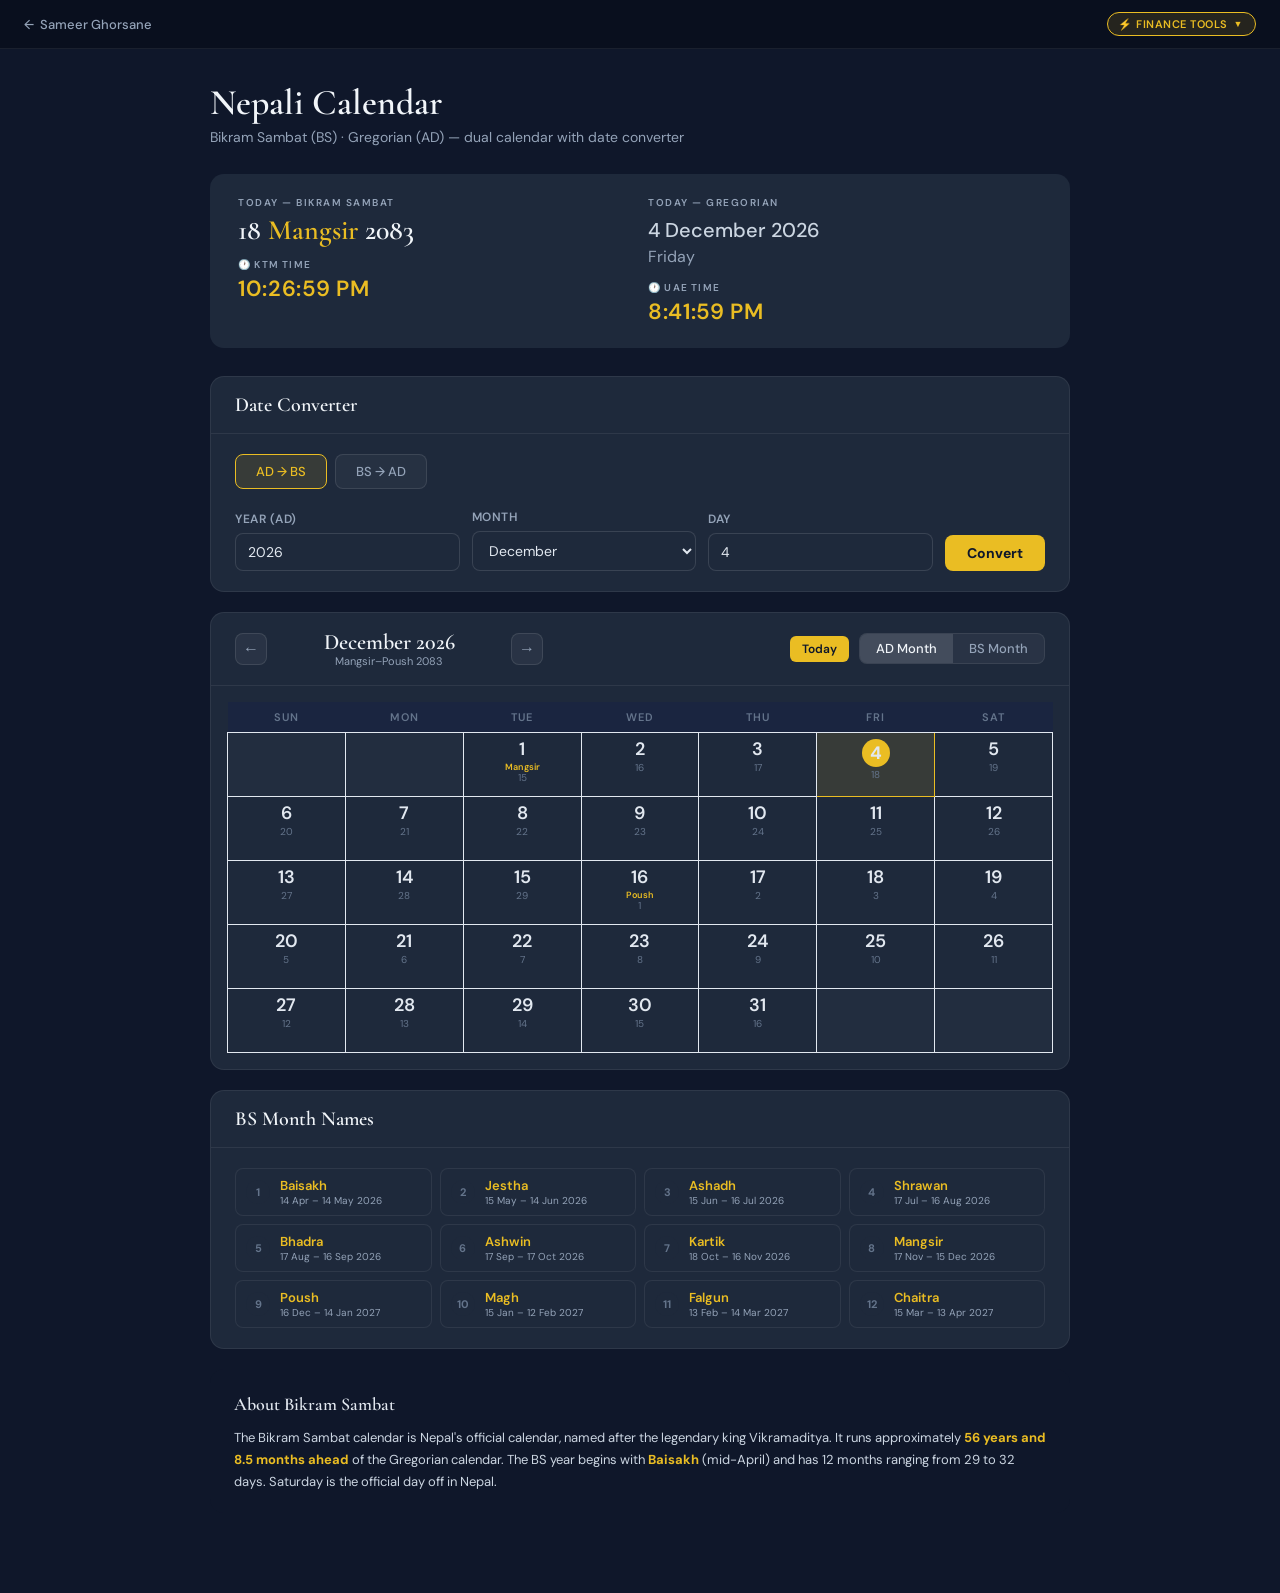
<file: apps/nepali-calendar.html>
<!DOCTYPE html>
<html lang="en">
<head>
<meta charset="UTF-8">
<meta name="viewport" content="width=device-width, initial-scale=1.0">
<title>Nepali Calendar — Sameer Ghorsane</title>
<link href="https://fonts.googleapis.com/css2?family=Cormorant+Garamond:wght@400;500;600;700&family=DM+Sans:wght@300;400;500;600&display=swap" rel="stylesheet">
<style>
  :root {
    --gold: #EABD23;
    --gold-light: #FDF8E7;
    --gold-mid: #F5E07A;
    --navy: #0F172A;
    --navy-mid: #1E293B;
    --slate: #64748B;
    --slate-light: #94A3B8;
    --bg: #0F172A;
    --white: #1E293B;
    --card: #1E293B;
    --red: #EF4444;
    --red-light: #FEF2F2;
    --border: #E2E8F0;
  }

  * { box-sizing: border-box; margin: 0; padding: 0; }

  body {
    font-family: 'DM Sans', sans-serif;
    background: var(--bg);
    color: #E2E8F0;
    min-height: 100vh;
  }

  /* HEADER */
  .top-bar {
    background: rgba(10,15,30,0.95);
    border-bottom: 1px solid rgba(255,255,255,0.07);
    padding: 12px 24px;
    display: flex;
    align-items: center;
    justify-content: space-between;
    position: sticky;
    top: 0;
    z-index: 100;
    backdrop-filter: blur(18px);
  }

  .back-link {
    display: flex;
    align-items: center;
    gap: 6px;
    color: #94A3B8;
    text-decoration: none;
    font-size: 13px;
    font-weight: 500;
    transition: color 0.2s;
  }
  .back-link:hover { color: var(--gold); }

  .logo-area {
    display: flex;
    align-items: center;
    gap: 10px;
  }
  .logo-initials {
    width: 32px; height: 32px;
    background: #1E293B;
    color: var(--gold);
    border-radius: 6px;
    display: flex; align-items: center; justify-content: center;
    font-family: 'Cormorant Garamond', serif;
    font-size: 15px;
    font-weight: 700;
    letter-spacing: 1px;
  }
  .finance-badge { display: none; }
  .ft-menu { position: relative; }
  .ft-badge {
    background: rgba(234,189,35,0.12); border: 1px solid var(--gold);
    color: #EABD23; font-size: 11px; font-weight: 600;
    padding: 4px 12px 4px 10px; border-radius: 20px;
    letter-spacing: 0.5px; text-transform: uppercase;
    cursor: pointer; user-select: none;
    display: flex; align-items: center; gap: 6px; transition: background 0.2s;
  }
  .ft-badge:hover { background: rgba(234,189,35,0.3); }
  .ft-badge-arrow { font-size: 9px; transition: transform 0.2s; }
  .ft-menu.open .ft-badge-arrow { transform: rotate(180deg); }
  .ft-dropdown {
    display: none; position: absolute; top: calc(100% + 8px); right: 0;
    background: #1E293B; border: 1px solid rgba(234,189,35,0.2);
    border-radius: 10px; padding: 6px; min-width: 200px; z-index: 500;
    box-shadow: 0 8px 32px rgba(0,0,0,0.4);
  }
  .ft-menu.open .ft-dropdown { display: block; }
  .ft-item {
    display: flex; align-items: center; gap: 10px; padding: 9px 12px;
    border-radius: 7px; text-decoration: none; color: #CBD5E1;
    font-size: 13px; font-weight: 500; transition: all 0.15s;
  }
  .ft-item:hover { background: rgba(234,189,35,0.08); color: #EABD23; }
  .ft-item.current { color: #EABD23; background: rgba(234,189,35,0.06); cursor: default; pointer-events: none; }
  .ft-item-icon { font-size: 16px; width: 20px; text-align: center; }

  /* MAIN LAYOUT */
  .main {
    max-width: 900px;
    margin: 0 auto;
    padding: 32px 20px 60px;
  }

  .page-title {
    font-family: 'Cormorant Garamond', serif;
    font-size: 36px;
    font-weight: 600;
    margin-bottom: 4px;
    color: #F1F5F9;
  }
  .page-subtitle {
    color: #94A3B8;
    font-size: 14px;
    margin-bottom: 28px;
  }

  /* TODAY CARD */
  .today-card {
    background: #1E293B;
    border-radius: 14px;
    padding: 22px 28px;
    display: grid;
    grid-template-columns: 1fr 1fr;
    gap: 16px;
    margin-bottom: 28px;
  }
  .today-label {
    font-size: 10px;
    text-transform: uppercase;
    letter-spacing: 1.5px;
    color: var(--slate-light);
    margin-bottom: 6px;
    font-weight: 600;
  }
  .today-bs-date {
    font-family: 'Cormorant Garamond', serif;
    font-size: 28px;
    font-weight: 600;
    color: #F1F5F9;
    line-height: 1.1;
  }
  .today-bs-month {
    color: var(--gold);
  }
  .today-divider {
    width: 1px;
    background: rgba(255,255,255,0.1);
    grid-row: 1;
    grid-column: unset;
  }
  .today-ad-date {
    font-size: 16px;
    color: var(--slate-light);
    line-height: 1.5;
  }
  .today-ad-date strong {
    color: #CBD5E1;
    font-size: 20px;
    display: block;
    font-weight: 500;
  }

  /* SECTION CARD */
  .card {
    background: #1E293B;
    border-radius: 14px;
    border: 1px solid rgba(255,255,255,0.07);
    overflow: hidden;
    margin-bottom: 20px;
  }
  .card-header {
    padding: 16px 24px;
    border-bottom: 1px solid rgba(255,255,255,0.07);
    display: flex;
    align-items: center;
    justify-content: space-between;
    flex-wrap: wrap;
    gap: 10px;
  }
  .card-title {
    font-family: 'Cormorant Garamond', serif;
    font-size: 20px;
    font-weight: 600;
    color: #F1F5F9;
  }
  .card-body { padding: 20px 24px; }

  /* VIEW TOGGLE */
  .view-toggle {
    display: flex;
    background: rgba(255,255,255,0.05);
    border: 1px solid rgba(255,255,255,0.08);
    border-radius: 8px;
    overflow: hidden;
  }
  .view-btn {
    padding: 6px 16px;
    font-family: 'DM Sans', sans-serif;
    font-size: 13px;
    font-weight: 500;
    border: none;
    background: transparent;
    cursor: pointer;
    color: #94A3B8;
    transition: all 0.2s;
  }
  .view-btn.active {
    background: #0F172A;
    color: #E2E8F0;
  }

  /* CALENDAR NAVIGATION */
  .cal-nav {
    display: flex;
    align-items: center;
    gap: 12px;
  }
  .cal-nav-btn {
    width: 32px; height: 32px;
    border: 1px solid var(--border);
    border-radius: 8px;
    background: #1E293B;
    cursor: pointer;
    display: flex; align-items: center; justify-content: center;
    font-size: 16px;
    color: #94A3B8;
    transition: all 0.2s;
  }
  .cal-nav-btn:hover {
    background: #0F172A;
    color: #E2E8F0;
    border-color: var(--navy);
  }
  .cal-month-label {
    font-family: 'Cormorant Garamond', serif;
    font-size: 22px;
    font-weight: 600;
    min-width: 220px;
    text-align: center;
    line-height: 1.2;
  }
  .cal-month-sub {
    font-family: 'DM Sans', sans-serif;
    font-size: 11px;
    color: #94A3B8;
    font-weight: 400;
    display: block;
  }
  .today-btn {
    padding: 5px 12px;
    background: var(--gold);
    border: none;
    border-radius: 6px;
    font-family: 'DM Sans', sans-serif;
    font-size: 12px;
    font-weight: 600;
    color: #E2E8F0;
    cursor: pointer;
    transition: opacity 0.2s;
  }
  .today-btn:hover { opacity: 0.85; }

  /* CALENDAR GRID */
  .cal-grid {
    width: 100%;
    border-collapse: collapse;
  }
  .cal-grid th {
    padding: 8px 4px;
    font-size: 11px;
    font-weight: 600;
    text-transform: uppercase;
    letter-spacing: 0.8px;
    color: #94A3B8;
    text-align: center;
    border-bottom: 1px solid var(--border);
  }
  .cal-grid td {
    width: 14.28%;
    height: 64px;
    vertical-align: top;
    padding: 6px 4px;
    text-align: center;
    border: 1px solid var(--border);
    cursor: default;
    transition: background 0.15s;
    position: relative;
  }
  .cal-grid td:hover:not(.empty) {
    background: rgba(255,255,255,0.04);
  }
  .cal-grid td.today-cell {
    background: rgba(234,189,35,0.12);
    border-color: var(--gold);
  }
  .cal-grid td.today-cell .primary-day {
    background: var(--gold);
    color: #E2E8F0;
    border-radius: 50%;
    width: 28px; height: 28px;
    display: inline-flex;
    align-items: center;
    justify-content: center;
    font-weight: 700;
  }
  .cal-grid td.empty {
    background: rgba(255,255,255,0.02);
    cursor: default;
  }
  .cal-grid td.sat { color: #DC2626; }
  .cal-grid th.sat { color: #DC2626; }

  .primary-day {
    font-size: 18px;
    font-weight: 600;
    line-height: 1;
    display: inline-block;
  }
  .secondary-day {
    font-size: 10px;
    color: var(--slate-light);
    margin-top: 2px;
    display: block;
    line-height: 1.2;
  }
  .secondary-month-label {
    font-size: 9px;
    color: var(--gold);
    font-weight: 600;
    display: block;
  }

  /* CONVERTER SECTION */
  .tab-row {
    display: flex;
    gap: 8px;
    margin-bottom: 20px;
  }
  .tab-btn {
    padding: 8px 20px;
    border: 1.5px solid var(--border);
    border-radius: 8px;
    background: transparent;
    font-family: 'DM Sans', sans-serif;
    font-size: 13px;
    font-weight: 500;
    color: #94A3B8;
    cursor: pointer;
    transition: all 0.2s;
  }
  .tab-btn.active {
    border-color: var(--gold);
    background: #0F172A;
    color: #E2E8F0;
  }

  .converter-form { display: none; }
  .converter-form.active { display: block; }

  .field-row {
    display: grid;
    grid-template-columns: 1fr 1fr 1fr auto;
    gap: 12px;
    align-items: end;
  }
  .field-group label {
    display: block;
    font-size: 12px;
    font-weight: 600;
    color: #94A3B8;
    margin-bottom: 6px;
    text-transform: uppercase;
    letter-spacing: 0.5px;
  }
  .field-group input,
  .field-group select {
    width: 100%;
    padding: 9px 12px;
    border: 1.5px solid var(--border);
    border-radius: 8px;
    font-family: 'DM Sans', sans-serif;
    font-size: 14px;
    color: #E2E8F0;
    background: #1E293B;
    transition: border-color 0.2s;
    outline: none;
  }
  .field-group input:focus,
  .field-group select:focus {
    border-color: var(--gold);
  }
  .convert-btn {
    padding: 9px 22px;
    background: #0F172A;
    color: #E2E8F0;
    border: none;
    border-radius: 8px;
    font-family: 'DM Sans', sans-serif;
    font-size: 14px;
    font-weight: 600;
    cursor: pointer;
    transition: opacity 0.2s;
    white-space: nowrap;
  }
  .convert-btn:hover { opacity: 0.85; }

  .result-box {
    margin-top: 16px;
    padding: 14px 18px;
    background: rgba(234,189,35,0.12);
    border: 1px solid var(--gold-mid);
    border-radius: 10px;
    font-size: 15px;
    display: none;
  }
  .result-box strong {
    font-family: 'Cormorant Garamond', serif;
    font-size: 20px;
    display: block;
    margin-bottom: 2px;
  }
  .result-box .result-sub { font-size: 12px; color: #94A3B8; }

  .error-box {
    margin-top: 16px;
    padding: 12px 16px;
    background: rgba(239,68,68,0.12);
    border: 1px solid #FECACA;
    border-radius: 10px;
    color: var(--red);
    font-size: 13px;
    display: none;
  }

  /* MONTH NAMES GRID */
  .months-grid {
    display: grid;
    grid-template-columns: repeat(4, 1fr);
    gap: 8px;
  }
  .month-chip {
    background: rgba(255,255,255,0.05);
    border: 1px solid rgba(255,255,255,0.08);
    border-radius: 8px;
    padding: 8px 10px;
    display: flex;
    align-items: center;
    gap: 10px;
  }
  .month-num {
    width: 24px; height: 24px;
    background: #1E293B;
    color: var(--gold);
    border-radius: 50%;
    display: flex; align-items: center; justify-content: center;
    font-size: 11px;
    font-weight: 700;
    flex-shrink: 0;
  }
  .month-name-np {
    font-size: 13px;
    font-weight: 600;
    color: #E2E8F0;
  }
  .month-name-en {
    font-size: 10px;
    color: #94A3B8;
  }

  /* INFO CARD */
  .info-card {
    background: #0F172A;
    color: #E2E8F0;
    border-radius: 14px;
    padding: 20px 24px;
    margin-bottom: 20px;
    font-size: 13px;
    line-height: 1.7;
    color: #CBD5E1;
  }
  .info-card h3 {
    font-family: 'Cormorant Garamond', serif;
    font-size: 18px;
    color: #E2E8F0;
    font-weight: 600;
    margin-bottom: 8px;
  }
  .info-card strong { color: var(--gold); }

  @media (max-width: 640px) {
    .field-row { grid-template-columns: 1fr 1fr; }
    .convert-btn { grid-column: 1 / -1; width: 100%; }
    .months-grid { grid-template-columns: repeat(2, 1fr); }
    .today-card { grid-template-columns: 1fr; }
    .page-title { font-size: 28px; }
    .cal-grid td { height: 52px; }
    .primary-day { font-size: 14px; }
    .secondary-day { font-size: 9px; }
  }

  /* NEPSE LINKS */
  .nepse-link {
    display: flex; align-items: center; gap: 14px;
    padding: 14px 16px; border-radius: 10px;
    border: 1px solid rgba(255,255,255,0.07);
    background: rgba(255,255,255,0.03);
    text-decoration: none; color: #E2E8F0; transition: all 0.2s;
  }
  .nepse-link:hover { border-color: rgba(234,189,35,0.35); background: rgba(234,189,35,0.06); }
  .nepse-link-icon { font-size: 22px; flex-shrink: 0; }
  .nepse-link-title { font-size: 14px; font-weight: 600; color: #EABD23; margin-bottom: 2px; }
  .nepse-link-sub { font-size: 12px; color: #94A3B8; }
  .nepse-link-arrow { margin-left: auto; color: #94A3B8; font-size: 16px; flex-shrink: 0; transition: transform 0.2s; }
  .nepse-link:hover .nepse-link-arrow { transform: translateX(4px); color: #EABD23; }

  .today-time-label {
    font-size: 10px; text-transform: uppercase; letter-spacing: 1.2px;
    color: var(--slate-light); margin-top: 12px; margin-bottom: 3px; font-weight: 600;
  }
  .today-time {
    font-family: 'DM Sans', monospace; font-size: 22px; font-weight: 600;
    color: var(--gold); letter-spacing: 0.03em;
  }

  /* ── DARK THEME OVERRIDES ── */
  input, select, textarea {
    background: #1E293B !important;
    color: #E2E8F0 !important;
    border-color: rgba(255,255,255,0.12) !important;
  }
  input::placeholder { color: #64748B !important; }
  label { color: #CBD5E1 !important; }
  .tab-btn { color: #94A3B8 !important; border-color: rgba(255,255,255,0.1) !important; background: rgba(255,255,255,0.04) !important; }
  .tab-btn.active { color: var(--gold) !important; border-color: var(--gold) !important; background: rgba(234,189,35,0.12) !important; }
  .view-btn { color: #94A3B8 !important; }
  .view-btn.active { background: rgba(255,255,255,0.12) !important; color: #F1F5F9 !important; }
  .cal-grid th { background: #1a2540 !important; color: #64748B !important; font-size: 11px; }
  .cal-grid td { color: #CBD5E1 !important; }
  .cal-grid td:hover { background: rgba(234,189,35,0.08) !important; }
  .primary-day { color: #E2E8F0 !important; }
  .secondary-day { color: #64748B !important; }
  .cal-grid td.today .primary-day { color: #0F172A !important; }
  .cal-month-label { color: #F1F5F9 !important; }
  .cal-nav-btn { color: #94A3B8 !important; background: rgba(255,255,255,0.05) !important; border-color: rgba(255,255,255,0.1) !important; }
  .cal-nav-btn:hover { color: var(--gold) !important; border-color: var(--gold) !important; }
  .convert-btn { background: var(--gold) !important; color: #0F172A !important; font-weight: 700 !important; }
  .result-box { background: rgba(234,189,35,0.08) !important; border-color: rgba(234,189,35,0.25) !important; color: #F1F5F9 !important; }
  .error-box { background: rgba(239,68,68,0.1) !important; color: #FCA5A5 !important; }
  .nav-btn { color: #94A3B8 !important; border-color: rgba(255,255,255,0.1) !important; background: rgba(255,255,255,0.04) !important; }
  .month-chip { background: #1E293B !important; border-color: rgba(255,255,255,0.07) !important; }
  .month-name-np { color: #EABD23 !important; }
  .month-name-en { color: #94A3B8 !important; }
  .month-num { color: #64748B !important; }
  .page-title { color: #F1F5F9 !important; }
  .page-subtitle { color: #94A3B8 !important; }
  .card-title { color: #F1F5F9 !important; }
  .today-btn { background: var(--gold) !important; color: #0F172A !important; }
  .field-group label { color: #94A3B8 !important; font-size: 12px; }
</style>
</head>
<body>

<!-- TOP BAR -->
<div class="top-bar">
  <a href="../index.html" class="back-link">
    <span>←</span> Sameer Ghorsane
  </a>
  <div class="logo-area">
    <div class="ft-menu" id="ftMenu">
      <div class="ft-badge" onclick="toggleFtMenu()">
        ⚡ Finance Tools <span class="ft-badge-arrow">▼</span>
      </div>
      <div class="ft-dropdown">
        <a href="rates.html" class="ft-item"><span class="ft-item-icon">📈</span> Live Rates</a>
        <a href="digest.html" class="ft-item"><span class="ft-item-icon">📰</span> Markets Digest</a>
        <a href="daily-word-lab.html" class="ft-item"><span class="ft-item-icon">💡</span> Daily Word Lab</a>
        <a href="to-do.html" class="ft-item"><span class="ft-item-icon">📝</span> To-Do List</a>
        <span class="ft-item current"><span class="ft-item-icon">📅</span> Nepali Calendar</span>
      </div>
    </div>
  </div>
</div>

<!-- MAIN -->
<div class="main">
  <h1 class="page-title">Nepali Calendar</h1>
  <p class="page-subtitle">Bikram Sambat (BS) · Gregorian (AD) — dual calendar with date converter</p>

  <!-- TODAY CARD -->
  <div class="today-card">
    <div>
      <div class="today-label">Today — Bikram Sambat</div>
      <div class="today-bs-date" id="todayBS">—</div>
      <div class="today-time-label">🕐 KTM Time</div>
      <div class="today-time" id="clockKTM">—</div>
    </div>
    <div>
      <div class="today-label">Today — Gregorian</div>
      <div class="today-ad-date" id="todayAD">—</div>
      <div class="today-time-label">🕐 UAE Time</div>
      <div class="today-time" id="clockUAE">—</div>
    </div>
  </div>

  <!-- CONVERTER -->
  <div class="card">
    <div class="card-header">
      <span class="card-title">Date Converter</span>
    </div>
    <div class="card-body">
      <div class="tab-row">
        <button class="tab-btn active" id="tabAD" onclick="switchTab('AD')">AD → BS</button>
        <button class="tab-btn" id="tabBS" onclick="switchTab('BS')">BS → AD</button>
      </div>

      <!-- AD to BS -->
      <div class="converter-form active" id="formAD">
        <div class="field-row">
          <div class="field-group">
            <label>Year (AD)</label>
            <input type="number" id="adYear" min="1932" max="2033" placeholder="e.g. 2025">
          </div>
          <div class="field-group">
            <label>Month</label>
            <select id="adMonth">
              <option value="1">January</option><option value="2">February</option>
              <option value="3">March</option><option value="4">April</option>
              <option value="5">May</option><option value="6">June</option>
              <option value="7">July</option><option value="8">August</option>
              <option value="9">September</option><option value="10">October</option>
              <option value="11">November</option><option value="12">December</option>
            </select>
          </div>
          <div class="field-group">
            <label>Day</label>
            <input type="number" id="adDay" min="1" max="31" placeholder="e.g. 15">
          </div>
          <button class="convert-btn" onclick="convertADtoBS()">Convert</button>
        </div>
        <div class="result-box" id="resultAD"></div>
        <div class="error-box" id="errorAD"></div>
      </div>

      <!-- BS to AD -->
      <div class="converter-form" id="formBS">
        <div class="field-row">
          <div class="field-group">
            <label>Year (BS)</label>
            <input type="number" id="bsYear" min="1989" max="2090" placeholder="e.g. 2082">
          </div>
          <div class="field-group">
            <label>Month</label>
            <select id="bsMonth">
              <option value="1">Baisakh</option><option value="2">Jestha</option>
              <option value="3">Ashadh</option><option value="4">Shrawan</option>
              <option value="5">Bhadra</option><option value="6">Ashwin</option>
              <option value="7">Kartik</option><option value="8">Mangsir</option>
              <option value="9">Poush</option><option value="10">Magh</option>
              <option value="11">Falgun</option><option value="12">Chaitra</option>
            </select>
          </div>
          <div class="field-group">
            <label>Day</label>
            <input type="number" id="bsDay" min="1" max="32" placeholder="e.g. 15">
          </div>
          <button class="convert-btn" onclick="convertBStoAD()">Convert</button>
        </div>
        <div class="result-box" id="resultBS"></div>
        <div class="error-box" id="errorBS"></div>
      </div>
    </div>
  </div>

  <!-- CALENDAR -->
  <div class="card">
    <div class="card-header">
      <div class="cal-nav">
        <button class="cal-nav-btn" id="prevBtn">&#8592;</button>
        <div class="cal-month-label" id="monthLabel">—</div>
        <button class="cal-nav-btn" id="nextBtn">&#8594;</button>
      </div>
      <div style="display:flex;gap:10px;align-items:center;flex-wrap:wrap;">
        <button class="today-btn" id="gotoToday">Today</button>
        <div class="view-toggle">
          <button class="view-btn active" id="viewAD" onclick="setView('AD')">AD Month</button>
          <button class="view-btn" id="viewBS" onclick="setView('BS')">BS Month</button>
        </div>
      </div>
    </div>
    <div class="card-body" style="padding:16px;">
      <table class="cal-grid" id="calGrid">
        <thead>
          <tr>
            <th>Sun</th><th>Mon</th><th>Tue</th><th>Wed</th><th>Thu</th><th>Fri</th><th class="sat">Sat</th>
          </tr>
        </thead>
        <tbody id="calBody"></tbody>
      </table>
    </div>
  </div>

  <!-- MONTH NAMES -->
  <div class="card">
    <div class="card-header"><span class="card-title">BS Month Names</span></div>
    <div class="card-body">
      <div class="months-grid" id="monthsGrid"></div>
    </div>
  </div>

  <!-- INFO -->
  <div class="info-card">
    <h3>About Bikram Sambat</h3>
    The Bikram Sambat calendar is Nepal's official calendar, named after the legendary king Vikramaditya. It runs approximately <strong>56 years and 8.5 months ahead</strong> of the Gregorian calendar. The BS year begins with <strong>Baisakh</strong> (mid-April) and has 12 months ranging from 29 to 32 days. Saturday is the official day off in Nepal.
  </div>
</div>

<script>
// ─── BS DATA (1975–2099) — canonical month-length table ─────────────────
const bsData = {
  1975:[31,31,32,32,31,30,30,29,30,29,30,30],
  1976:[31,32,31,32,31,30,30,30,29,29,30,31],
  1977:[30,32,31,32,31,31,29,30,30,29,29,31],
  1978:[31,31,32,31,31,31,30,29,30,29,30,30],
  1979:[31,31,32,32,31,30,30,29,30,29,30,30],
  1980:[31,32,31,32,31,30,30,30,29,29,30,31],
  1981:[31,31,31,32,31,31,29,30,30,29,29,31],
  1982:[31,31,32,31,31,31,30,29,30,29,30,30],
  1983:[31,31,32,32,31,30,30,29,30,29,30,30],
  1984:[31,32,31,32,31,30,30,30,29,29,30,31],
  1985:[31,31,31,32,31,31,29,30,30,29,30,30],
  1986:[31,31,32,31,31,31,30,29,30,29,30,30],
  1987:[31,32,31,32,31,30,30,29,30,29,30,30],
  1988:[31,32,31,32,31,30,30,30,29,29,30,31],
  1989:[31,31,31,32,31,31,30,29,30,29,30,30],
  1990:[31,31,32,31,31,31,30,29,30,29,30,30],
  1991:[31,32,31,32,31,30,30,30,29,29,30,30],
  1992:[31,32,31,32,31,30,30,30,29,30,29,31],
  1993:[31,31,31,32,31,31,30,29,30,29,30,30],
  1994:[31,31,32,31,31,31,30,29,30,29,30,30],
  1995:[31,32,31,32,31,30,30,30,29,29,30,30],
  1996:[31,32,31,32,31,30,30,30,29,30,29,31],
  1997:[31,31,32,31,31,31,30,29,30,29,30,30],
  1998:[31,31,32,31,32,30,30,29,30,29,30,30],
  1999:[31,32,31,32,31,30,30,30,29,29,30,31],
  2000:[30,32,31,32,31,30,30,30,29,30,29,31],
  2001:[31,31,32,31,31,31,30,29,30,29,30,30],
  2002:[31,31,32,32,31,30,30,29,30,29,30,30],
  2003:[31,32,31,32,31,30,30,30,29,29,30,31],
  2004:[30,32,31,32,31,30,30,30,29,30,29,31],
  2005:[31,31,32,31,31,31,30,29,30,29,30,30],
  2006:[31,31,32,32,31,30,30,29,30,29,30,30],
  2007:[31,32,31,32,31,30,30,30,29,29,30,31],
  2008:[31,31,31,32,31,31,29,30,30,29,29,31],
  2009:[31,31,32,31,31,31,30,29,30,29,30,30],
  2010:[31,31,32,32,31,30,30,29,30,29,30,30],
  2011:[31,32,31,32,31,30,30,30,29,29,30,31],
  2012:[31,31,31,32,31,31,29,30,30,29,30,30],
  2013:[31,31,32,31,31,31,30,29,30,29,30,30],
  2014:[31,31,32,32,31,30,30,29,30,29,30,30],
  2015:[31,32,31,32,31,30,30,30,29,29,30,31],
  2016:[31,31,31,32,31,31,29,30,30,29,30,30],
  2017:[31,31,32,31,31,31,30,29,30,29,30,30],
  2018:[31,32,31,32,31,30,30,29,30,29,30,30],
  2019:[31,32,31,32,31,30,30,30,29,30,29,31],
  2020:[31,31,31,32,31,31,30,29,30,29,30,30],
  2021:[31,31,32,31,31,31,30,29,30,29,30,30],
  2022:[31,32,31,32,31,30,30,30,29,29,30,30],
  2023:[31,32,31,32,31,30,30,30,29,30,29,31],
  2024:[31,31,31,32,31,31,30,29,30,29,30,30],
  2025:[31,31,32,31,31,31,30,29,30,29,30,30],
  2026:[31,32,31,32,31,30,30,30,29,29,30,31],
  2027:[30,32,31,32,31,30,30,30,29,30,29,31],
  2028:[31,31,32,31,31,31,30,29,30,29,30,30],
  2029:[31,31,32,31,32,30,30,29,30,29,30,30],
  2030:[31,32,31,32,31,30,30,30,29,29,30,31],
  2031:[30,32,31,32,31,30,30,30,29,30,29,31],
  2032:[31,31,32,31,31,31,30,29,30,29,30,30],
  2033:[31,31,32,32,31,30,30,29,30,29,30,30],
  2034:[31,32,31,32,31,30,30,30,29,29,30,31],
  2035:[30,32,31,32,31,31,29,30,30,29,29,31],
  2036:[31,31,32,31,31,31,30,29,30,29,30,30],
  2037:[31,31,32,32,31,30,30,29,30,29,30,30],
  2038:[31,32,31,32,31,30,30,30,29,29,30,31],
  2039:[31,31,31,32,31,31,29,30,30,29,30,30],
  2040:[31,31,32,31,31,31,30,29,30,29,30,30],
  2041:[31,31,32,32,31,30,30,29,30,29,30,30],
  2042:[31,32,31,32,31,30,30,30,29,29,30,31],
  2043:[31,31,31,32,31,31,29,30,30,29,30,30],
  2044:[31,31,32,31,31,31,30,29,30,29,30,30],
  2045:[31,32,31,32,31,30,30,29,30,29,30,30],
  2046:[31,32,31,32,31,30,30,30,29,29,30,31],
  2047:[31,31,31,32,31,31,30,29,30,29,30,30],
  2048:[31,31,32,31,31,31,30,29,30,29,30,30],
  2049:[31,32,31,32,31,30,30,30,29,29,30,30],
  2050:[31,32,31,32,31,30,30,30,29,30,29,31],
  2051:[31,31,31,32,31,31,30,29,30,29,30,30],
  2052:[31,31,32,31,31,31,30,29,30,29,30,30],
  2053:[31,32,31,32,31,30,30,30,29,29,30,30],
  2054:[31,32,31,32,31,30,30,30,29,30,29,31],
  2055:[31,31,32,31,31,31,30,29,30,29,30,30],
  2056:[31,31,32,31,32,30,30,29,30,29,30,30],
  2057:[31,32,31,32,31,30,30,30,29,29,30,31],
  2058:[30,32,31,32,31,30,30,30,29,30,29,31],
  2059:[31,31,32,31,31,31,30,29,30,29,30,30],
  2060:[31,31,32,32,31,30,30,29,30,29,30,30],
  2061:[31,32,31,32,31,30,30,30,29,29,30,31],
  2062:[30,32,31,32,31,31,29,30,29,30,29,31],
  2063:[31,31,32,31,31,31,30,29,30,29,30,30],
  2064:[31,31,32,32,31,30,30,29,30,29,30,30],
  2065:[31,32,31,32,31,30,30,30,29,29,30,31],
  2066:[31,31,31,32,31,31,29,30,30,29,29,31],
  2067:[31,31,32,31,31,31,30,29,30,29,30,30],
  2068:[31,31,32,32,31,30,30,29,30,29,30,30],
  2069:[31,32,31,32,31,30,30,30,29,29,30,31],
  2070:[31,31,31,32,31,31,29,30,30,29,30,30],
  2071:[31,31,32,31,31,31,30,29,30,29,30,30],
  2072:[31,32,31,32,31,30,30,29,30,29,30,30],
  2073:[31,32,31,32,31,30,30,30,29,29,30,31],
  2074:[31,31,31,32,31,31,30,29,30,29,30,30],
  2075:[31,31,32,31,31,31,30,29,30,29,30,30],
  2076:[31,32,31,32,31,30,30,30,29,29,30,30],
  2077:[31,32,31,32,31,30,30,30,29,30,29,31],
  2078:[31,31,31,32,31,31,30,29,30,29,30,30],
  2079:[31,31,32,31,31,31,30,29,30,29,30,30],
  2080:[31,32,31,32,31,30,30,30,29,29,30,30],
  2081:[31,32,31,32,31,30,30,30,29,30,29,31],
  2082:[31,31,32,31,31,31,30,29,30,29,30,30],
  2083:[31,31,32,31,31,31,30,29,30,29,30,30],
  2084:[31,32,31,32,31,30,30,30,29,29,30,31],
  2085:[30,32,31,32,31,30,30,30,29,30,29,31],
  2086:[31,31,32,31,31,31,30,29,30,29,30,30],
  2087:[31,31,32,32,31,30,30,29,30,29,30,30],
  2088:[31,32,31,32,31,30,30,30,29,29,30,31],
  2089:[30,32,31,32,31,30,30,30,29,30,29,31],
  2090:[31,31,32,31,31,31,30,29,30,29,30,30],
  2091:[31,31,32,32,31,30,30,29,30,29,30,30],
  2092:[31,32,31,32,31,30,30,30,29,29,30,31],
  2093:[31,31,31,32,31,31,29,30,30,29,29,31],
  2094:[31,31,32,31,31,31,30,29,30,29,30,30],
  2095:[31,31,32,32,31,30,30,29,30,29,30,30],
  2096:[31,32,31,32,31,30,30,30,29,29,30,31],
  2097:[31,31,31,32,31,31,29,30,30,29,30,30],
  2098:[31,31,32,31,31,31,30,29,30,29,30,30],
  2099:[31,31,32,32,31,30,30,29,30,29,30,30]
};

const BS_MONTHS = ['Baisakh','Jestha','Ashadh','Shrawan','Bhadra','Ashwin','Kartik','Mangsir','Poush','Magh','Falgun','Chaitra'];
const AD_MONTHS = ['January','February','March','April','May','June','July','August','September','October','November','December'];

// Anchor: BS 2081 Baisakh 1 = AD 2024 April 13
const ANCHOR_BS = { y:2081, m:1, d:1 };
const ANCHOR_AD = new Date(2024, 3, 13); // April 13 2024

function bsToAdDate(bsY, bsM, bsD) {
  // Count days from anchor BS to target BS date
  let cy = ANCHOR_BS.y, cm = ANCHOR_BS.m, cd = ANCHOR_BS.d;
  let days = 0;

  // Check if target is same as anchor
  if (bsY === cy && bsM === cm && bsD === cd) {
    return new Date(ANCHOR_AD);
  }

  // Is target after anchor?
  const targetAfter = bsY > cy || (bsY === cy && bsM > cm) || (bsY === cy && bsM === cm && bsD > cd);

  if (targetAfter) {
    while (!(cy === bsY && cm === bsM && cd === bsD)) {
      if (cd < bsData[cy][cm-1]) { cd++; }
      else if (cm < 12) { cm++; cd = 1; }
      else { cy++; cm = 1; cd = 1; }
      days++;
    }
    const result = new Date(ANCHOR_AD);
    result.setDate(result.getDate() + days);
    return result;
  } else {
    while (!(cy === bsY && cm === bsM && cd === bsD)) {
      if (cd > 1) { cd--; }
      else {
        if (cm > 1) { cm--; }
        else { cy--; cm = 12; }
        cd = bsData[cy][cm-1];
      }
      days++;
    }
    const result = new Date(ANCHOR_AD);
    result.setDate(result.getDate() - days);
    return result;
  }
}

function adToBs(adDate) {
  const anchor = new Date(ANCHOR_AD);
  anchor.setHours(0,0,0,0);
  const target = new Date(adDate);
  target.setHours(0,0,0,0);
  const diffMs = target - anchor;
  let days = Math.round(diffMs / 86400000);

  let cy = ANCHOR_BS.y, cm = ANCHOR_BS.m, cd = ANCHOR_BS.d;

  if (days > 0) {
    // Move forward: increment then subtract
    while (days > 0) {
      const maxD = bsData[cy]?.[cm-1];
      if (!maxD) return null;
      if (cd < maxD) { cd++; }
      else if (cm < 12) { cm++; cd = 1; }
      else { cy++; cm = 1; cd = 1; }
      days--;
    }
  } else if (days < 0) {
    // Move backward: decrement then subtract
    days = -days;
    while (days > 0) {
      if (cd > 1) {
        cd--;
      } else {
        if (cm > 1) { cm--; }
        else { cy--; cm = 12; }
        if (!bsData[cy]) return null;
        cd = bsData[cy][cm-1];
      }
      days--;
    }
  }
  return { y: cy, m: cm, d: cd };
}

// ─── CALENDAR STATE ──────────────────────────────────────────────────────────
let viewMode = 'AD'; // 'AD' or 'BS'
let calADYear, calADMonth; // for AD view: JS month 0-based
let calBSYear, calBSMonth; // for BS view

const today = new Date();
today.setHours(0,0,0,0);
const todayBS = adToBs(today);

function init() {
  calADYear = today.getFullYear();
  calADMonth = today.getMonth();
  const bs = adToBs(today);
  calBSYear = bs.y; calBSMonth = bs.m;
  renderTodayCard();
  renderCalendar();
  renderMonthsGrid();
  prefillConverter();
}

function renderTodayCard() {
  const bs = todayBS;
  document.getElementById('todayBS').innerHTML =
    `${bs.d} <span class="today-bs-month">${BS_MONTHS[bs.m-1]}</span> ${bs.y}`;
  document.getElementById('todayAD').innerHTML =
    `<strong>${today.getDate()} ${AD_MONTHS[today.getMonth()]} ${today.getFullYear()}</strong>` +
    ['Sunday','Monday','Tuesday','Wednesday','Thursday','Friday','Saturday'][today.getDay()];
}

function setView(v) {
  viewMode = v;
  document.getElementById('viewAD').classList.toggle('active', v === 'AD');
  document.getElementById('viewBS').classList.toggle('active', v === 'BS');
  renderCalendar();
}

function renderCalendar() {
  if (viewMode === 'AD') renderADCalendar();
  else renderBSCalendar();
}

function renderADCalendar() {
  const y = calADYear, m = calADMonth;
  const firstDay = new Date(y, m, 1).getDay();
  const daysInMonth = new Date(y, m+1, 0).getDate();

  // Label
  const bsOfFirst = adToBs(new Date(y, m, 1));
  const bsOfLast  = adToBs(new Date(y, m, daysInMonth));
  let bsLabel = '';
  if (bsOfFirst && bsOfLast) {
    if (bsOfFirst.m === bsOfLast.m)
      bsLabel = `${BS_MONTHS[bsOfFirst.m-1]} ${bsOfFirst.y}`;
    else
      bsLabel = `${BS_MONTHS[bsOfFirst.m-1]}–${BS_MONTHS[bsOfLast.m-1]} ${bsOfFirst.y}`;
  }
  document.getElementById('monthLabel').innerHTML =
    `${AD_MONTHS[m]} ${y}<span class="cal-month-sub">${bsLabel}</span>`;

  const rows = [];
  let cells = [];
  for (let i = 0; i < firstDay; i++) cells.push('<td class="empty"></td>');
  for (let d = 1; d <= daysInMonth; d++) {
    const adDate = new Date(y, m, d);
    const bs = adToBs(adDate);
    const isToday = adDate.getTime() === today.getTime();
    const isSat = adDate.getDay() === 6;
    let cls = '';
    if (isToday) cls += ' today-cell';
    if (isSat) cls += ' sat';
    let bsStr = '';
    if (bs) {
      const showMonthLabel = bs.d === 1 || d === 1;
      bsStr = `<span class="secondary-day">${showMonthLabel ? `<span class="secondary-month-label">${BS_MONTHS[bs.m-1]}</span>` : ''}${bs.d}</span>`;
    }
    cells.push(`<td class="${cls.trim()}"><span class="primary-day">${d}</span>${bsStr}</td>`);
    if (cells.length === 7) { rows.push('<tr>' + cells.join('') + '</tr>'); cells = []; }
  }
  while (cells.length > 0 && cells.length < 7) cells.push('<td class="empty"></td>');
  if (cells.length) rows.push('<tr>' + cells.join('') + '</tr>');
  document.getElementById('calBody').innerHTML = rows.join('');
}

function renderBSCalendar() {
  const y = calBSYear, m = calBSMonth;
  if (!bsData[y]) return;
  const daysInMonth = bsData[y][m-1];
  const firstAD = bsToAdDate(y, m, 1);
  const firstDay = firstAD.getDay();

  // Corresponding AD range
  const lastAD = bsToAdDate(y, m, daysInMonth);
  const adLabel = firstAD.getMonth() === lastAD.getMonth()
    ? `${AD_MONTHS[firstAD.getMonth()]} ${firstAD.getFullYear()}`
    : `${AD_MONTHS[firstAD.getMonth()]}–${AD_MONTHS[lastAD.getMonth()]} ${firstAD.getFullYear()}`;

  document.getElementById('monthLabel').innerHTML =
    `${BS_MONTHS[m-1]} ${y}<span class="cal-month-sub">${adLabel}</span>`;

  const rows = [];
  let cells = [];
  for (let i = 0; i < firstDay; i++) cells.push('<td class="empty"></td>');
  for (let d = 1; d <= daysInMonth; d++) {
    const adDate = bsToAdDate(y, m, d);
    const isToday = adDate.getTime() === today.getTime();
    const isSat = adDate.getDay() === 6;
    let cls = '';
    if (isToday) cls += ' today-cell';
    if (isSat) cls += ' sat';
    const showMonthLabel = d === 1 || adDate.getDate() === 1;
    const adStr = `<span class="secondary-day">${showMonthLabel ? `<span class="secondary-month-label">${AD_MONTHS[adDate.getMonth()]}</span>` : ''}${adDate.getDate()}</span>`;
    cells.push(`<td class="${cls.trim()}"><span class="primary-day">${d}</span>${adStr}</td>`);
    if (cells.length === 7) { rows.push('<tr>' + cells.join('') + '</tr>'); cells = []; }
  }
  while (cells.length > 0 && cells.length < 7) cells.push('<td class="empty"></td>');
  if (cells.length) rows.push('<tr>' + cells.join('') + '</tr>');
  document.getElementById('calBody').innerHTML = rows.join('');
}

// Navigation
document.getElementById('prevBtn').onclick = () => {
  if (viewMode === 'AD') {
    calADMonth--; if (calADMonth < 0) { calADMonth = 11; calADYear--; }
  } else {
    calBSMonth--; if (calBSMonth < 1) { calBSMonth = 12; calBSYear--; }
  }
  renderCalendar();
};
document.getElementById('nextBtn').onclick = () => {
  if (viewMode === 'AD') {
    calADMonth++; if (calADMonth > 11) { calADMonth = 0; calADYear++; }
  } else {
    calBSMonth++; if (calBSMonth > 12) { calBSMonth = 1; calBSYear++; }
  }
  renderCalendar();
};
document.getElementById('gotoToday').onclick = () => {
  calADYear = today.getFullYear(); calADMonth = today.getMonth();
  calBSYear = todayBS.y; calBSMonth = todayBS.m;
  renderCalendar();
};

// ─── CONVERTER ───────────────────────────────────────────────────────────────
function switchTab(t) {
  document.getElementById('tabAD').classList.toggle('active', t === 'AD');
  document.getElementById('tabBS').classList.toggle('active', t === 'BS');
  document.getElementById('formAD').classList.toggle('active', t === 'AD');
  document.getElementById('formBS').classList.toggle('active', t === 'BS');
}

function prefillConverter() {
  document.getElementById('adYear').value = today.getFullYear();
  document.getElementById('adMonth').value = today.getMonth() + 1;
  document.getElementById('adDay').value = today.getDate();
}

function convertADtoBS() {
  const y = parseInt(document.getElementById('adYear').value);
  const m = parseInt(document.getElementById('adMonth').value);
  const d = parseInt(document.getElementById('adDay').value);
  const res = document.getElementById('resultAD');
  const err = document.getElementById('errorAD');
  res.style.display = 'none'; err.style.display = 'none';

  if (!y || !m || !d) { err.textContent = 'Please fill all fields.'; err.style.display = 'block'; return; }
  const adDate = new Date(y, m-1, d);
  if (adDate.getFullYear() !== y || adDate.getMonth() !== m-1 || adDate.getDate() !== d) {
    err.textContent = 'Invalid date.'; err.style.display = 'block'; return;
  }
  const bs = adToBs(adDate);
  if (!bs) { err.textContent = 'Date is outside supported range (AD 1932–2033).'; err.style.display = 'block'; return; }
  res.innerHTML = `<strong>${bs.d} ${BS_MONTHS[bs.m-1]} ${bs.y} BS</strong><span class="result-sub">${['Sunday','Monday','Tuesday','Wednesday','Thursday','Friday','Saturday'][adDate.getDay()]}</span>`;
  res.style.display = 'block';
}

function convertBStoAD() {
  const y = parseInt(document.getElementById('bsYear').value);
  const m = parseInt(document.getElementById('bsMonth').value);
  const d = parseInt(document.getElementById('bsDay').value);
  const res = document.getElementById('resultBS');
  const err = document.getElementById('errorBS');
  res.style.display = 'none'; err.style.display = 'none';

  if (!y || !m || !d) { err.textContent = 'Please fill all fields.'; err.style.display = 'block'; return; }
  if (!bsData[y]) { err.textContent = `BS year ${y} is outside supported range (1989–2090).`; err.style.display = 'block'; return; }
  const maxD = bsData[y][m-1];
  if (d < 1 || d > maxD) { err.textContent = `${BS_MONTHS[m-1]} ${y} has only ${maxD} days.`; err.style.display = 'block'; return; }
  const adDate = bsToAdDate(y, m, d);
  const days = ['Sunday','Monday','Tuesday','Wednesday','Thursday','Friday','Saturday'];
  res.innerHTML = `<strong>${adDate.getDate()} ${AD_MONTHS[adDate.getMonth()]} ${adDate.getFullYear()} AD</strong><span class="result-sub">${days[adDate.getDay()]}</span>`;
  res.style.display = 'block';
}

// ─── MONTHS GRID ─────────────────────────────────────────────────────────────
function renderMonthsGrid() {
  const currentBSYear = todayBS ? todayBS.y : ANCHOR_BS.y;
  const shortMonth = ['Jan','Feb','Mar','Apr','May','Jun','Jul','Aug','Sep','Oct','Nov','Dec'];
  const g = document.getElementById('monthsGrid');
  g.innerHTML = BS_MONTHS.map((name, i) => {
    let dateRange = '';
    try {
      const days = bsData[currentBSYear];
      if (days) {
        const startAD = bsToAdDate(currentBSYear, i+1, 1);
        const endAD   = bsToAdDate(currentBSYear, i+1, days[i]);
        const startStr = `${startAD.getDate()} ${shortMonth[startAD.getMonth()]}`;
        const endStr   = `${endAD.getDate()} ${shortMonth[endAD.getMonth()]} ${endAD.getFullYear()}`;
        dateRange = `${startStr} – ${endStr}`;
      }
    } catch(e) { dateRange = ''; }
    return `<div class="month-chip"><div class="month-num">${i+1}</div><div><div class="month-name-np">${name}</div><div class="month-name-en">${dateRange}</div></div></div>`;
  }).join('');
}


// ─── LIVE CLOCKS ─────────────────────────────────────────────────────────────
function updateClocks() {
  const now = new Date();
  // KTM is UTC+5:45
  const ktm = new Date(now.toLocaleString('en-US', { timeZone: 'Asia/Kathmandu' }));
  // UAE is UTC+4
  const uae = new Date(now.toLocaleString('en-US', { timeZone: 'Asia/Dubai' }));

  function fmt(d) {
    const h = d.getHours();
    const m = String(d.getMinutes()).padStart(2,'0');
    const s = String(d.getSeconds()).padStart(2,'0');
    const ampm = h >= 12 ? 'PM' : 'AM';
    const h12 = h % 12 || 12;
    return `${h12}:${m}:${s} ${ampm}`;
  }

  const ktmEl = document.getElementById('clockKTM');
  const uaeEl = document.getElementById('clockUAE');
  if (ktmEl) ktmEl.textContent = fmt(ktm);
  if (uaeEl) uaeEl.textContent = fmt(uae);
}
updateClocks();
setInterval(updateClocks, 1000);

init();

function toggleFtMenu() {
  document.getElementById('ftMenu').classList.toggle('open');
}
document.addEventListener('click', e => {
  if (!e.target.closest('#ftMenu')) {
    document.getElementById('ftMenu')?.classList.remove('open');
  }
});
</script>
</body>
</html>
</file>
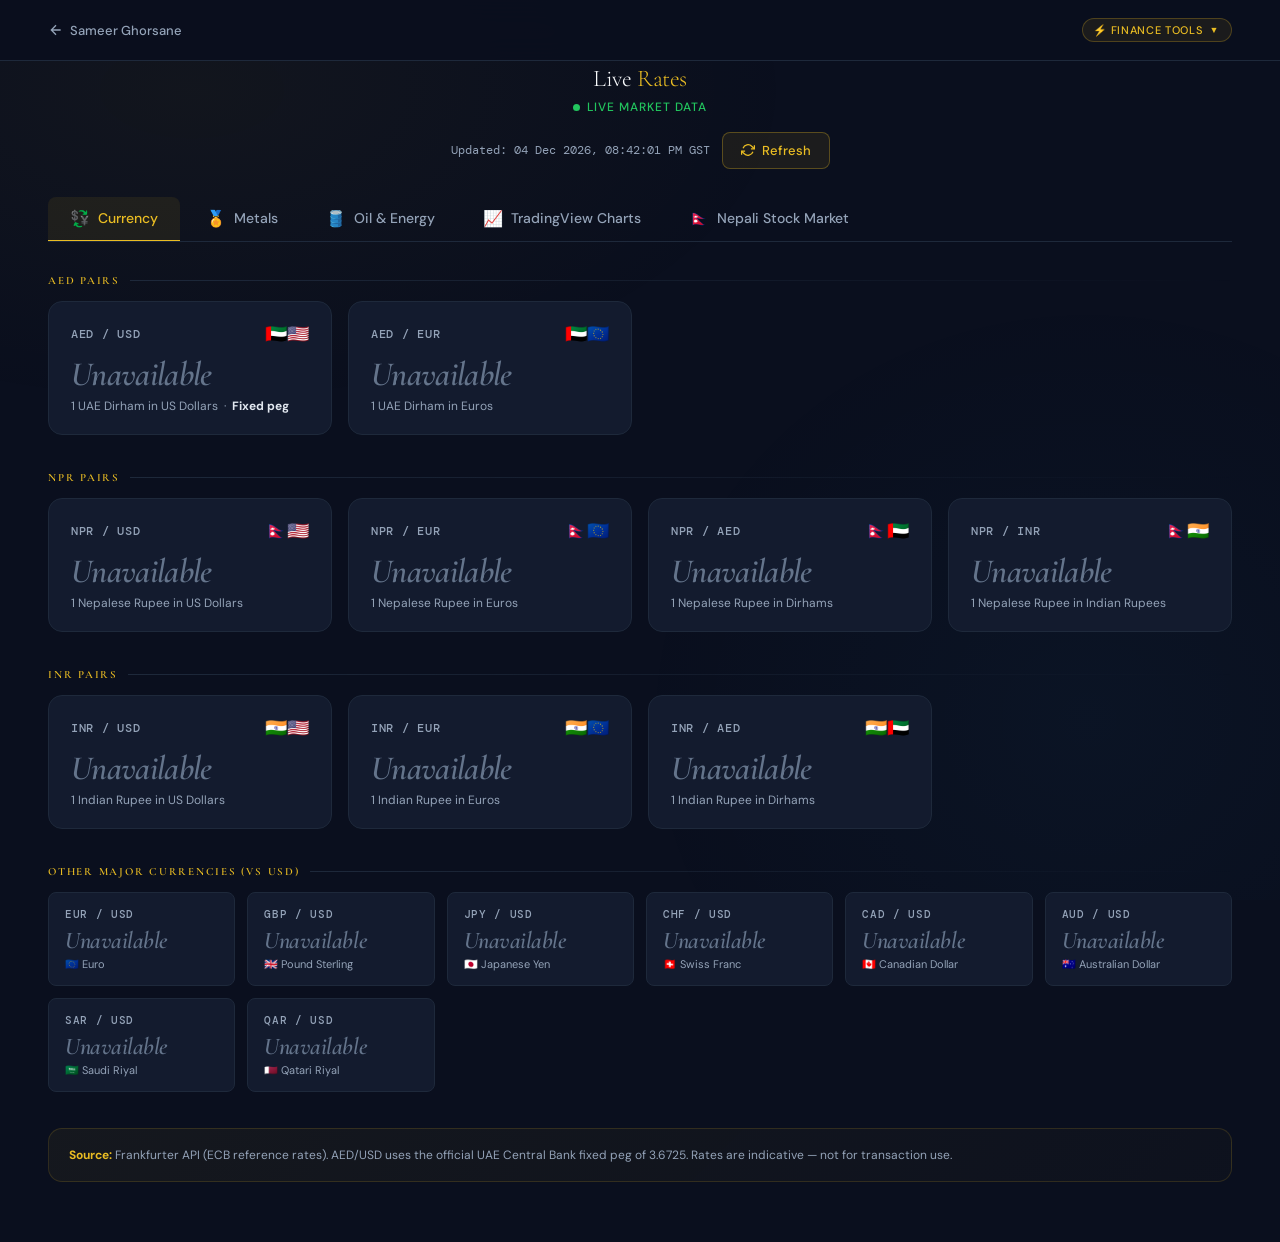
<file: apps/rates.html>
<!DOCTYPE html>
<html lang="en">
<head>
<meta charset="UTF-8">
<meta name="viewport" content="width=device-width, initial-scale=1.0">
<title>Live Rates — Sameer Ghorsane</title>
<link rel="preconnect" href="https://fonts.googleapis.com">
<link rel="preconnect" href="https://fonts.gstatic.com" crossorigin>
<link href="https://fonts.googleapis.com/css2?family=Cormorant+Garamond:wght@300;400;500;600;700&family=DM+Sans:wght@300;400;500;600&family=DM+Mono:wght@400;500&display=swap" rel="stylesheet">

<style>
  /* ── TOKENS ─────────────────────────────────────────────── */
  :root {
    --gold:       #EABD23;
    --gold-dim:   #c9a11e;
    --gold-faint: rgba(234,189,35,0.08);
    --gold-glow:  rgba(234,189,35,0.18);
    --navy:       #0F172A;
    --slate:      #1E293B;
    --slate2:     #253347;
    --slate3:     #334155;
    --muted:      #64748B;
    --text:       #E2E8F0;
    --text-dim:   #94A3B8;
    --white:      #F8FAFC;
    --green:      #22C55E;
    --red:        #EF4444;
    --blue:       #38BDF8;
    --page-bg:    #0A0F1E;
    --card-bg:    #131B2E;
    --card-border:#1E293B;
    --radius:     14px;
    --radius-sm:  8px;
    --font-display: 'Cormorant Garamond', serif;
    --font-body:    'DM Sans', sans-serif;
    --font-mono:    'DM Mono', monospace;
    --transition:   0.22s cubic-bezier(.4,0,.2,1);
  }

  /* ── RESET ──────────────────────────────────────────────── */
  *, *::before, *::after { box-sizing: border-box; margin: 0; padding: 0; }
  html { font-size: 16px; scroll-behavior: smooth; }
  body {
    font-family: var(--font-body);
    background: var(--page-bg);
    color: var(--text);
    min-height: 100vh;
    overflow-x: hidden;
  }

  /* ── BACKGROUND TEXTURE ─────────────────────────────────── */
  body::before {
    content: '';
    position: fixed; inset: 0;
    background:
      radial-gradient(ellipse 80% 60% at 15% 10%, rgba(234,189,35,0.04) 0%, transparent 60%),
      radial-gradient(ellipse 60% 80% at 85% 80%, rgba(56,189,248,0.03) 0%, transparent 60%);
    pointer-events: none; z-index: 0;
  }

  /* ── HEADER ─────────────────────────────────────────────── */
  .site-header {
    position: sticky; top: 0; z-index: 100;
    background: rgba(10,15,30,0.92);
    backdrop-filter: blur(18px);
    border-bottom: 1px solid var(--card-border);
    padding: 0 clamp(16px, 4vw, 48px);
  }
  .header-inner {
    max-width: 1400px; margin: 0 auto;
    display: flex; align-items: center; gap: 16px;
    height: 60px;
  }
  .back-link {
    display: flex; align-items: center; gap: 6px;
    color: var(--text-dim); text-decoration: none;
    font-size: 13px; font-weight: 500;
    transition: color var(--transition);
  }
  .back-link:hover { color: var(--gold); }
  .back-link svg { width: 16px; height: 16px; }
  .header-logo {
    margin-left: auto;
    font-family: var(--font-display);
    font-size: 22px; font-weight: 600;
    color: var(--gold); letter-spacing: 0.02em;
  }
  .header-badge { display: none; }
  .ft-menu { position: relative; margin-left: auto; }
  .ft-badge {
    font-size: 11px; font-weight: 500;
    background: var(--gold-faint); border: 1px solid rgba(234,189,35,0.25);
    color: var(--gold); padding: 4px 12px 4px 10px; border-radius: 20px;
    letter-spacing: 0.06em; text-transform: uppercase;
    cursor: pointer; user-select: none;
    display: flex; align-items: center; gap: 6px; transition: background 0.2s;
  }
  .ft-badge:hover { background: rgba(234,189,35,0.18); }
  .ft-badge-arrow { font-size: 9px; transition: transform 0.2s; }
  .ft-menu.open .ft-badge-arrow { transform: rotate(180deg); }
  .ft-dropdown {
    display: none; position: absolute; top: calc(100% + 8px); right: 0;
    background: #1E293B; border: 1px solid rgba(234,189,35,0.2);
    border-radius: 10px; padding: 6px; min-width: 200px; z-index: 500;
    box-shadow: 0 8px 32px rgba(0,0,0,0.4);
  }
  .ft-menu.open .ft-dropdown { display: block; }
  .ft-item {
    display: flex; align-items: center; gap: 10px; padding: 9px 12px;
    border-radius: 7px; text-decoration: none; color: #CBD5E1;
    font-size: 13px; font-weight: 500; transition: all 0.15s;
  }
  .ft-item:hover { background: rgba(234,189,35,0.08); color: #EABD23; }
  .ft-item.current { color: #EABD23; background: rgba(234,189,35,0.06); cursor: default; pointer-events: none; }
  .ft-item-icon { font-size: 16px; width: 20px; text-align: center; }

  /* ── PAGE HERO ──────────────────────────────────────────── */
  .page-hero {
    max-width: 1400px; margin: 0 auto;
    padding: clamp(3px, 0.5vw, 6px) clamp(16px, 4vw, 48px) 0;
    position: relative; z-index: 1;
  }
  .hero-row {
    display: flex; align-items: center; justify-content: center;
    flex-direction: column; text-align: center; gap: 16px;
  }
  .page-title {
    font-family: var(--font-display);
    font-size: clamp(14px, 2.2vw, 24px);
    font-weight: 300; line-height: 1;
    color: var(--white); letter-spacing: -0.02em;
  }
  .page-title span { color: var(--gold); }
  .live-badge {
    display: inline-flex; align-items: center; gap: 7px;
    font-size: 12px; font-weight: 500; letter-spacing: 0.08em;
    text-transform: uppercase; color: var(--green);
    margin-top: 8px;
  }
  .live-dot {
    width: 7px; height: 7px; border-radius: 50%;
    background: var(--green);
    animation: pulse-dot 1.8s ease-in-out infinite;
  }
  @keyframes pulse-dot {
    0%,100% { box-shadow: 0 0 0 0 rgba(34,197,94,0.6); }
    50%      { box-shadow: 0 0 0 5px rgba(34,197,94,0); }
  }
  .hero-controls {
    display: flex; align-items: center; gap: 12px;
  }
  .timestamp {
    font-family: var(--font-mono); font-size: 12px;
    color: var(--text-dim);
  }
  .btn-refresh {
    display: flex; align-items: center; gap: 7px;
    background: var(--gold-faint); border: 1px solid rgba(234,189,35,0.3);
    color: var(--gold); padding: 9px 18px; border-radius: var(--radius-sm);
    font-family: var(--font-body); font-size: 13px; font-weight: 500;
    cursor: pointer; transition: all var(--transition);
  }
  .btn-refresh:hover {
    background: rgba(234,189,35,0.15); border-color: var(--gold);
    transform: translateY(-1px);
  }
  .btn-refresh svg { width: 14px; height: 14px; transition: transform 0.5s; }
  .btn-refresh.spinning svg { transform: rotate(360deg); }

  /* ── TABS ───────────────────────────────────────────────── */
  .tabs-wrapper {
    max-width: 1400px; margin: 0 auto;
    padding: 28px clamp(16px, 4vw, 48px) 0;
    position: relative; z-index: 1;
  }
  .tab-nav {
    display: flex; gap: 4px;
    border-bottom: 1px solid var(--card-border);
    overflow-x: auto; scrollbar-width: none;
  }
  .tab-nav::-webkit-scrollbar { display: none; }
  .tab-btn {
    display: flex; align-items: center; gap: 8px;
    padding: 11px 22px; border: none; background: none;
    font-family: var(--font-body); font-size: 14px; font-weight: 500;
    color: var(--text-dim); cursor: pointer; white-space: nowrap;
    border-bottom: 2px solid transparent;
    margin-bottom: -1px;
    transition: all var(--transition);
    border-radius: var(--radius-sm) var(--radius-sm) 0 0;
  }
  .tab-btn:hover { color: var(--text); background: var(--gold-faint); }
  .tab-btn.active {
    color: var(--gold);
    border-bottom-color: var(--gold);
    background: var(--gold-faint);
  }
  .tab-icon { font-size: 16px; }

  /* ── TAB PANELS ─────────────────────────────────────────── */
  .tab-panel {
    display: none;
    max-width: 1400px; margin: 0 auto;
    padding: 32px clamp(16px, 4vw, 48px) 60px;
    position: relative; z-index: 1;
    animation: fadeUp 0.3s ease;
  }
  .tab-panel.active { display: block; }
  @keyframes fadeUp {
    from { opacity: 0; transform: translateY(12px); }
    to   { opacity: 1; transform: translateY(0); }
  }

  /* ── SECTION LABEL ──────────────────────────────────────── */
  .section-label {
    font-family: var(--font-display);
    font-size: 11px; font-weight: 600;
    letter-spacing: 0.16em; text-transform: uppercase;
    color: var(--gold); margin-bottom: 14px;
    display: flex; align-items: center; gap: 10px;
  }
  .section-label::after {
    content: ''; flex: 1; height: 1px;
    background: linear-gradient(90deg, var(--card-border), transparent);
  }

  /* ── CARD BASE ───────────────────────────────────────────── */
  .card {
    background: var(--card-bg);
    border: 1px solid var(--card-border);
    border-radius: var(--radius);
    padding: 20px 24px;
    transition: border-color var(--transition), transform var(--transition);
  }
  .card:hover { border-color: var(--slate3); transform: translateY(-2px); }

  /* ── CURRENCY TAB ───────────────────────────────────────── */
  .currency-section { margin-bottom: 36px; }

  /* Primary big pair card */
  .pair-grid-featured {
    display: grid;
    grid-template-columns: repeat(auto-fill, minmax(280px, 1fr));
    gap: 16px;
    margin-bottom: 16px;
  }
  .pair-card {
    background: var(--card-bg);
    border: 1px solid var(--card-border);
    border-radius: var(--radius);
    padding: 20px 22px;
    transition: all var(--transition);
    position: relative; overflow: hidden;
  }
  .pair-card::before {
    content: ''; position: absolute;
    top: 0; left: 0; right: 0; height: 2px;
    background: linear-gradient(90deg, var(--gold), transparent);
    opacity: 0; transition: opacity var(--transition);
  }
  .pair-card:hover { border-color: rgba(234,189,35,0.2); transform: translateY(-2px); }
  .pair-card:hover::before { opacity: 1; }

  .pair-header {
    display: flex; align-items: center; justify-content: space-between;
    margin-bottom: 12px;
  }
  .pair-name {
    font-family: var(--font-mono); font-size: 12px;
    font-weight: 500; color: var(--text-dim);
    letter-spacing: 0.06em; text-transform: uppercase;
  }
  .pair-flag { font-size: 18px; }
  .pair-rate {
    font-family: var(--font-display);
    font-size: 34px; font-weight: 600;
    color: var(--white); line-height: 1;
    letter-spacing: -0.02em;
  }
  .pair-sub {
    font-size: 12px; color: var(--text-dim); margin-top: 6px;
  }
  .pair-sub b { color: var(--text); }

  /* small pair grid */
  .pair-grid-sm {
    display: grid;
    grid-template-columns: repeat(auto-fill, minmax(180px, 1fr));
    gap: 12px;
  }
  .pair-card-sm {
    background: var(--card-bg);
    border: 1px solid var(--card-border);
    border-radius: var(--radius-sm);
    padding: 14px 16px;
    transition: all var(--transition);
  }
  .pair-card-sm:hover { border-color: rgba(234,189,35,0.2); transform: translateY(-1px); }
  .pair-card-sm .pair-name { font-family: var(--font-mono); font-size: 11px; color: var(--text-dim); margin-bottom: 8px; letter-spacing: 0.06em; }
  .pair-card-sm .pair-rate { font-family: var(--font-display); font-size: 24px; font-weight: 600; color: var(--white); }
  .pair-card-sm .pair-sub { font-size: 11px; color: var(--text-dim); margin-top: 4px; }

  /* ── SKELETON ────────────────────────────────────────────── */
  .skel {
    display: inline-block;
    background: linear-gradient(90deg, var(--slate) 25%, var(--slate2) 50%, var(--slate) 75%);
    background-size: 200% 100%;
    animation: shimmer 1.6s infinite;
    border-radius: 4px;
    color: transparent; pointer-events: none;
  }
  .skel-rate { width: 120px; height: 34px; }
  .skel-rate-sm { width: 80px; height: 24px; }
  .skel-sub { width: 90px; height: 14px; margin-top: 6px; }
  @keyframes shimmer {
    0%   { background-position: 200% 0; }
    100% { background-position: -200% 0; }
  }

  /* ── METAL TABLES ────────────────────────────────────────── */
  .metal-section { margin-bottom: 36px; }
  .metal-header-card {
    background: linear-gradient(135deg, var(--card-bg) 0%, var(--slate) 100%);
    border: 1px solid var(--card-border);
    border-radius: var(--radius);
    padding: 20px 24px;
    display: flex; align-items: center; gap: 16px;
    margin-bottom: 16px;
  }
  .metal-icon { font-size: 36px; }
  .metal-title-group { flex: 1; }
  .metal-title {
    font-family: var(--font-display);
    font-size: 28px; font-weight: 600;
    color: var(--white); letter-spacing: -0.01em;
  }
  .metal-subtitle { font-size: 12px; color: var(--text-dim); margin-top: 2px; }
  .metal-spot {
    text-align: right;
  }
  .metal-spot-label { font-size: 11px; color: var(--text-dim); text-transform: uppercase; letter-spacing: 0.08em; }
  .metal-spot-price {
    font-family: var(--font-display); font-size: 32px; font-weight: 600;
    color: var(--gold); letter-spacing: -0.02em;
  }
  .metal-spot-unit { font-size: 12px; color: var(--text-dim); }

  .metal-table-wrap {
    background: var(--card-bg);
    border: 1px solid var(--card-border);
    border-radius: var(--radius);
    overflow: hidden;
  }
  .metal-table {
    width: 100%; border-collapse: collapse;
  }
  .metal-table thead {
    background: var(--slate);
    border-bottom: 1px solid var(--card-border);
  }
  .metal-table th {
    padding: 12px 20px; text-align: right;
    font-size: 11px; font-weight: 500;
    letter-spacing: 0.1em; text-transform: uppercase;
    color: var(--text-dim);
  }
  .metal-table th:first-child { text-align: left; }
  .metal-table td {
    padding: 14px 20px; text-align: right;
    font-family: var(--font-mono); font-size: 14px;
    color: var(--text);
    border-bottom: 1px solid rgba(30,41,59,0.8);
    vertical-align: middle;
  }
  .metal-table td:first-child {
    text-align: left; font-family: var(--font-body);
    font-size: 13px; font-weight: 500; color: var(--text-dim);
  }
  .metal-table tr:last-child td { border-bottom: none; }
  .metal-table tr:hover td { background: rgba(234,189,35,0.03); }
  .metal-table td.gold-val { color: var(--gold); font-weight: 500; }

  /* local price placeholder note */
  .local-api-note {
    font-size: 11px; color: var(--text-dim);
    font-style: italic; margin-top: 8px;
    display: flex; align-items: center; gap: 6px;
  }
  .local-api-note a {
    color: var(--gold); text-decoration: none;
    font-style: normal; font-weight: 500;
  }
  .local-api-note a:hover { text-decoration: underline; }

  /* ── OIL TAB ─────────────────────────────────────────────── */
  .oil-grid {
    display: grid;
    grid-template-columns: repeat(auto-fill, minmax(320px, 1fr));
    gap: 20px;
  }
  .oil-card {
    background: var(--card-bg);
    border: 1px solid var(--card-border);
    border-radius: var(--radius);
    padding: 24px;
    position: relative; overflow: hidden;
    transition: all var(--transition);
  }
  .oil-card::after {
    content: ''; position: absolute;
    bottom: -30px; right: -30px;
    width: 100px; height: 100px;
    border-radius: 50%;
    background: radial-gradient(circle, rgba(234,189,35,0.06) 0%, transparent 70%);
  }
  .oil-card:hover { border-color: rgba(234,189,35,0.2); transform: translateY(-3px); }
  .oil-card-top {
    display: flex; align-items: flex-start;
    justify-content: space-between; margin-bottom: 20px;
  }
  .oil-card-icon { font-size: 32px; }
  .oil-card-badge {
    font-size: 10px; font-weight: 600; letter-spacing: 0.1em;
    text-transform: uppercase; padding: 4px 10px; border-radius: 20px;
    background: rgba(234,189,35,0.1); color: var(--gold);
    border: 1px solid rgba(234,189,35,0.2);
  }
  .oil-card-name {
    font-family: var(--font-display); font-size: 22px;
    font-weight: 600; color: var(--white); margin-bottom: 4px;
  }
  .oil-card-desc { font-size: 12px; color: var(--text-dim); margin-bottom: 20px; }
  .oil-price-row {
    display: flex; align-items: baseline; gap: 8px; margin-bottom: 6px;
  }
  .oil-price {
    font-family: var(--font-display); font-size: 42px;
    font-weight: 600; color: var(--gold); letter-spacing: -0.02em;
  }
  .oil-price-unit { font-size: 14px; color: var(--text-dim); }
  .oil-aed {
    display: flex; align-items: center; gap: 8px;
    background: var(--slate); border-radius: var(--radius-sm);
    padding: 10px 14px; margin-top: 12px;
  }
  .oil-aed-flag { font-size: 16px; }
  .oil-aed-label { font-size: 12px; color: var(--text-dim); flex: 1; }
  .oil-aed-val {
    font-family: var(--font-mono); font-size: 16px;
    font-weight: 500; color: var(--text);
  }
  .oil-source {
    margin-top: 14px; font-size: 11px; color: var(--muted);
    display: flex; align-items: center; gap: 5px;
  }

  /* ── MARKETS / TRADINGVIEW TAB ───────────────────────────── */
  .markets-search-row {
    display: flex; align-items: center; gap: 12px;
    margin-bottom: 24px; flex-wrap: wrap;
  }
  .markets-search-label {
    font-size: 13px; color: var(--text-dim); white-space: nowrap;
  }
  .symbol-input-wrap {
    display: flex; gap: 8px; flex: 1; max-width: 400px;
  }
  .symbol-input {
    flex: 1; background: var(--card-bg);
    border: 1px solid var(--card-border); border-radius: var(--radius-sm);
    color: var(--text); font-family: var(--font-mono);
    font-size: 14px; padding: 9px 14px;
    outline: none; transition: border-color var(--transition);
    text-transform: uppercase;
  }
  .symbol-input::placeholder { color: var(--muted); text-transform: none; }
  .symbol-input:focus { border-color: var(--gold); }
  .btn-load-chart {
    background: var(--gold); color: var(--navy);
    border: none; border-radius: var(--radius-sm);
    padding: 9px 18px; font-family: var(--font-body);
    font-size: 13px; font-weight: 600; cursor: pointer;
    transition: all var(--transition); white-space: nowrap;
  }
  .btn-load-chart:hover { background: var(--gold-dim); transform: translateY(-1px); }

  .quick-symbols {
    display: flex; align-items: center; gap: 8px; flex-wrap: wrap;
  }
  .quick-label { font-size: 12px; color: var(--muted); }
  .quick-chip {
    padding: 5px 12px; border-radius: 20px;
    border: 1px solid var(--card-border);
    background: var(--card-bg); color: var(--text-dim);
    font-family: var(--font-mono); font-size: 12px;
    cursor: pointer; transition: all var(--transition);
  }
  .quick-chip:hover {
    border-color: var(--gold); color: var(--gold);
    background: var(--gold-faint);
  }

  /* ── FAVOURITES ──────────────────────────────────────────── */
  .fav-row {
    display: flex; align-items: center; gap: 8px;
    flex-wrap: wrap; margin-top: 12px;
    min-height: 32px;
  }
  .fav-label { font-size: 12px; color: var(--muted); white-space: nowrap; }
  .fav-chip {
    display: inline-flex; align-items: center; gap: 6px;
    padding: 5px 10px 5px 12px; border-radius: 20px;
    border: 1px solid rgba(234,189,35,0.35);
    background: rgba(234,189,35,0.07); color: var(--gold);
    font-family: var(--font-mono); font-size: 12px;
    cursor: pointer; transition: all var(--transition);
  }
  .fav-chip:hover { background: rgba(234,189,35,0.15); }
  .fav-chip-name { pointer-events: none; cursor: pointer; }
  .fav-chip-remove {
    font-size: 14px; color: var(--muted); line-height: 1;
    padding: 0 2px; border-radius: 50%;
    transition: color var(--transition);
  }
  .fav-chip:hover .fav-chip-remove { color: #ef4444; }
  .fav-add-btn {
    display: inline-flex; align-items: center; gap: 5px;
    padding: 5px 12px; border-radius: 20px;
    border: 1px dashed rgba(234,189,35,0.3);
    background: transparent; color: var(--muted);
    font-size: 12px; cursor: pointer;
    transition: all var(--transition); white-space: nowrap;
  }
  .fav-add-btn:hover { border-color: var(--gold); color: var(--gold); }
  .fav-empty { font-size: 12px; color: var(--muted); font-style: italic; }

  /* ── AUTOCOMPLETE DROPDOWN ───────────────────────────────── */
  .ticker-dropdown {
    position: absolute;
    top: calc(100% + 4px);
    left: 0;
    width: calc(100% - 110px);
    background: var(--slate);
    border: 1px solid var(--card-border);
    border-radius: var(--radius-sm);
    box-shadow: 0 8px 24px rgba(0,0,0,0.4);
    z-index: 200;
    max-height: 220px;
    overflow-y: auto;
    display: none;
  }
  .ticker-dropdown.open { display: block; }
  .ticker-opt {
    display: flex; align-items: center; justify-content: space-between;
    padding: 9px 14px; cursor: pointer;
    border-bottom: 1px solid rgba(255,255,255,0.04);
    transition: background var(--transition);
  }
  .ticker-opt:last-child { border-bottom: none; }
  .ticker-opt:hover, .ticker-opt.active { background: rgba(234,189,35,0.08); }
  .ticker-opt-sym {
    font-family: var(--font-mono); font-size: 13px;
    color: var(--gold); font-weight: 600;
  }
  .ticker-opt-name { font-size: 11px; color: var(--text-dim); }

  /* ── CHART WRAP & TOOLBAR ────────────────────────────────── */
  .chart-wrap { position: relative; }
  .chart-toolbar {
    display: flex; align-items: center; justify-content: space-between;
    padding: 8px 12px;
    background: var(--slate);
    border: 1px solid var(--card-border);
    border-bottom: none;
    border-radius: var(--radius-sm) var(--radius-sm) 0 0;
  }
  .chart-curr-symbol {
    font-family: var(--font-mono); font-size: 14px;
    font-weight: 600; color: var(--gold);
  }
  .chart-toolbar-actions { display: flex; gap: 8px; }
  .chart-tool-btn {
    background: rgba(255,255,255,0.05);
    border: 1px solid var(--card-border);
    border-radius: var(--radius-sm);
    color: var(--text-dim); font-size: 12px;
    padding: 5px 12px; cursor: pointer;
    transition: all var(--transition);
  }
  .chart-tool-btn:hover { border-color: var(--gold); color: var(--gold); }
  .chart-tool-btn.fav-active { color: var(--gold); border-color: var(--gold); background: rgba(234,189,35,0.1); }

  /* ── CHART CONTAINER ─────────────────────────────────────── */
  .chart-container {
    background: var(--card-bg);
    border: 1px solid var(--card-border);
    border-radius: 0 0 var(--radius-sm) var(--radius-sm);
    overflow: hidden;
    height: 560px;
    position: relative;
  }
  .chart-container iframe { width: 100%; height: 100%; border: none; display: block; }

  /* Scroll-lock overlay — blocks wheel events reaching iframe */
  .chart-scroll-overlay {
    position: absolute;
    inset: 0;
    z-index: 10;
    background: transparent;
    pointer-events: none;
  }
  .chart-scroll-overlay.active { pointer-events: all; cursor: default; }

  /* ── FULLSCREEN STATE ────────────────────────────────────── */
  .chart-wrap.is-fullscreen {
    position: fixed;
    inset: 0;
    z-index: 9999;
    margin: 0;
    display: flex;
    flex-direction: column;
    background: var(--navy);
  }
  .chart-wrap.is-fullscreen .chart-container {
    flex: 1;
    height: auto;
    border-radius: 0;
  }
  .chart-wrap.is-fullscreen .chart-toolbar {
    border-radius: 0;
    border: none;
    border-bottom: 1px solid var(--card-border);
  }

  .chart-container {
    background: var(--card-bg);
    border: 1px solid var(--card-border);
    border-radius: var(--radius); overflow: hidden;
    height: 560px;
  }
  .chart-container iframe { width: 100%; height: 100%; border: none; display: block; }

  .markets-note {
    margin-top: 14px; font-size: 12px; color: var(--muted);
    display: flex; align-items: center; gap: 6px;
  }
  .markets-note a { color: var(--text-dim); }

  /* ── DISCLAIMER ──────────────────────────────────────────── */
  .disclaimer {
    background: linear-gradient(135deg, rgba(234,189,35,0.05), rgba(234,189,35,0.02));
    border: 1px solid rgba(234,189,35,0.15);
    border-radius: var(--radius); padding: 16px 20px;
    margin-top: 28px;
    font-size: 12px; color: var(--text-dim); line-height: 1.7;
  }
  .disclaimer b { color: var(--gold); }

  /* ── UTILS ───────────────────────────────────────────────── */
  .unavail { color: var(--muted); font-style: italic; }
  .mt-24 { margin-top: 24px; }
  .mt-16 { margin-top: 16px; }

  /* ── RESPONSIVE ──────────────────────────────────────────── */
  @media (max-width: 640px) {
    .metal-table th, .metal-table td { padding: 10px 12px; font-size: 12px; }
    .oil-price { font-size: 32px; }
    .pair-rate { font-size: 26px; }
    .hero-controls { flex-direction: column; align-items: flex-start; gap: 8px; }
    .tab-btn { padding: 10px 14px; font-size: 13px; }
  }

  /* ── NEPSE CARDS ─────────────────────────────────────────── */
  .nepse-card {
    display: flex; align-items: center; gap: 18px;
    padding: 18px 20px; border-radius: 12px;
    border: 1px solid var(--card-border);
    background: var(--card-bg);
    text-decoration: none; color: var(--text);
    transition: all 0.2s;
  }
  .nepse-card:hover {
    border-color: rgba(234,189,35,0.35);
    background: rgba(234,189,35,0.05);
    transform: translateY(-2px);
  }
  .nepse-card-icon { font-size: 28px; flex-shrink: 0; }
  .nepse-card-body { flex: 1; }
  .nepse-card-title {
    font-size: 15px; font-weight: 600;
    color: var(--gold); margin-bottom: 4px;
  }
  .nepse-card-sub { font-size: 12px; color: var(--text-dim); line-height: 1.5; }
  .nepse-card-arrow {
    font-size: 18px; color: var(--muted);
    flex-shrink: 0; transition: transform 0.2s, color 0.2s;
  }
  .nepse-card:hover .nepse-card-arrow { transform: translateX(5px); color: var(--gold); }
</style>
</head>
<body>

<!-- ── HEADER ─────────────────────────────────────────────── -->
<header class="site-header">
  <div class="header-inner">
    <a href="../index.html" class="back-link">
      <svg viewBox="0 0 24 24" fill="none" stroke="currentColor" stroke-width="2"><path d="M19 12H5M12 19l-7-7 7-7"/></svg>
      Sameer Ghorsane
    </a>
    <div class="ft-menu" id="ftMenu">
      <div class="ft-badge" onclick="toggleFtMenu()">
        ⚡ Finance Tools <span class="ft-badge-arrow">▼</span>
      </div>
      <div class="ft-dropdown">
        <span class="ft-item current"><span class="ft-item-icon">📈</span> Live Rates</span>
        <a href="digest.html" class="ft-item"><span class="ft-item-icon">📰</span> Markets Digest</a>
        <a href="daily-word-lab.html" class="ft-item"><span class="ft-item-icon">💡</span> Daily Word Lab</a>
        <a href="nepali-calendar.html" class="ft-item"><span class="ft-item-icon">📅</span> Nepali Calendar</a>
        <a href="to-do.html" class="ft-item"><span class="ft-item-icon">📝</span> To-Do List</a>
      </div>
    </div>
  </div>
</header>

<!-- ── HERO ───────────────────────────────────────────────── -->
<div class="page-hero">
  <div class="hero-row">
    <div>
      <h1 class="page-title">Live <span>Rates</span></h1>
      <div class="live-badge"><span class="live-dot"></span> Live market data</div>
    </div>
    <div class="hero-controls">
      <span class="timestamp" id="timestamp">—</span>
      <button class="btn-refresh" id="btnRefresh" onclick="refreshAll()">
        <svg viewBox="0 0 24 24" fill="none" stroke="currentColor" stroke-width="2.2">
          <path d="M23 4v6h-6"/><path d="M1 20v-6h6"/>
          <path d="M3.51 9a9 9 0 0 1 14.85-3.36L23 10M1 14l4.64 4.36A9 9 0 0 0 20.49 15"/>
        </svg>
        Refresh
      </button>
    </div>
  </div>
</div>

<!-- ── TABS NAV ───────────────────────────────────────────── -->
<div class="tabs-wrapper">
  <nav class="tab-nav">
    <button class="tab-btn active" onclick="switchTab('currency', this)">
      <span class="tab-icon">💱</span> Currency
    </button>
    <button class="tab-btn" onclick="switchTab('metals', this)">
      <span class="tab-icon">🏅</span> Metals
    </button>
    <button class="tab-btn" onclick="switchTab('oil', this)">
      <span class="tab-icon">🛢️</span> Oil & Energy
    </button>
    <button class="tab-btn" onclick="switchTab('markets', this)">
      <span class="tab-icon">📈</span> TradingView Charts
    </button>
    <button class="tab-btn" onclick="switchTab('nepse', this)">
      <span class="tab-icon">🇳🇵</span> Nepali Stock Market
    </button>
  </nav>
</div>

<!-- ══════════════════════════════════════════════════════════ -->
<!-- TAB A: CURRENCY                                           -->
<!-- ══════════════════════════════════════════════════════════ -->
<div class="tab-panel active" id="tab-currency">

  <!-- AED vs USD & EUR -->
  <div class="currency-section">
    <div class="section-label">AED Pairs</div>
    <div class="pair-grid-featured">
      <div class="pair-card">
        <div class="pair-header">
          <span class="pair-name">AED / USD</span>
          <span class="pair-flag">🇦🇪🇺🇸</span>
        </div>
        <div class="pair-rate" id="aed-usd"><span class="skel skel-rate"> </span></div>
        <div class="pair-sub">1 UAE Dirham in US Dollars &nbsp;·&nbsp; <b>Fixed peg</b></div>
      </div>
      <div class="pair-card">
        <div class="pair-header">
          <span class="pair-name">AED / EUR</span>
          <span class="pair-flag">🇦🇪🇪🇺</span>
        </div>
        <div class="pair-rate" id="aed-eur"><span class="skel skel-rate"> </span></div>
        <div class="pair-sub">1 UAE Dirham in Euros</div>
      </div>
    </div>
  </div>

  <!-- NPR Pairs -->
  <div class="currency-section">
    <div class="section-label">NPR Pairs</div>
    <div class="pair-grid-featured">
      <div class="pair-card">
        <div class="pair-header">
          <span class="pair-name">NPR / USD</span>
          <span class="pair-flag">🇳🇵🇺🇸</span>
        </div>
        <div class="pair-rate" id="npr-usd"><span class="skel skel-rate"> </span></div>
        <div class="pair-sub">1 Nepalese Rupee in US Dollars</div>
      </div>
      <div class="pair-card">
        <div class="pair-header">
          <span class="pair-name">NPR / EUR</span>
          <span class="pair-flag">🇳🇵🇪🇺</span>
        </div>
        <div class="pair-rate" id="npr-eur"><span class="skel skel-rate"> </span></div>
        <div class="pair-sub">1 Nepalese Rupee in Euros</div>
      </div>
      <div class="pair-card">
        <div class="pair-header">
          <span class="pair-name">NPR / AED</span>
          <span class="pair-flag">🇳🇵🇦🇪</span>
        </div>
        <div class="pair-rate" id="npr-aed"><span class="skel skel-rate"> </span></div>
        <div class="pair-sub">1 Nepalese Rupee in Dirhams</div>
      </div>
      <div class="pair-card">
        <div class="pair-header">
          <span class="pair-name">NPR / INR</span>
          <span class="pair-flag">🇳🇵🇮🇳</span>
        </div>
        <div class="pair-rate" id="npr-inr"><span class="skel skel-rate"> </span></div>
        <div class="pair-sub">1 Nepalese Rupee in Indian Rupees</div>
      </div>
    </div>
  </div>

  <!-- INR Pairs -->
  <div class="currency-section">
    <div class="section-label">INR Pairs</div>
    <div class="pair-grid-featured">
      <div class="pair-card">
        <div class="pair-header">
          <span class="pair-name">INR / USD</span>
          <span class="pair-flag">🇮🇳🇺🇸</span>
        </div>
        <div class="pair-rate" id="inr-usd"><span class="skel skel-rate"> </span></div>
        <div class="pair-sub">1 Indian Rupee in US Dollars</div>
      </div>
      <div class="pair-card">
        <div class="pair-header">
          <span class="pair-name">INR / EUR</span>
          <span class="pair-flag">🇮🇳🇪🇺</span>
        </div>
        <div class="pair-rate" id="inr-eur"><span class="skel skel-rate"> </span></div>
        <div class="pair-sub">1 Indian Rupee in Euros</div>
      </div>
      <div class="pair-card">
        <div class="pair-header">
          <span class="pair-name">INR / AED</span>
          <span class="pair-flag">🇮🇳🇦🇪</span>
        </div>
        <div class="pair-rate" id="inr-aed"><span class="skel skel-rate"> </span></div>
        <div class="pair-sub">1 Indian Rupee in Dirhams</div>
      </div>
    </div>
  </div>

  <!-- Major USD Pairs -->
  <div class="currency-section">
    <div class="section-label">Other Major Currencies (vs USD)</div>
    <div class="pair-grid-sm">
      <div class="pair-card-sm">
        <div class="pair-name">EUR / USD</div>
        <div class="pair-rate" id="eur-usd"><span class="skel skel-rate-sm"> </span></div>
        <div class="pair-sub">🇪🇺 Euro</div>
      </div>
      <div class="pair-card-sm">
        <div class="pair-name">GBP / USD</div>
        <div class="pair-rate" id="gbp-usd"><span class="skel skel-rate-sm"> </span></div>
        <div class="pair-sub">🇬🇧 Pound Sterling</div>
      </div>
      <div class="pair-card-sm">
        <div class="pair-name">JPY / USD</div>
        <div class="pair-rate" id="jpy-usd"><span class="skel skel-rate-sm"> </span></div>
        <div class="pair-sub">🇯🇵 Japanese Yen</div>
      </div>
      <div class="pair-card-sm">
        <div class="pair-name">CHF / USD</div>
        <div class="pair-rate" id="chf-usd"><span class="skel skel-rate-sm"> </span></div>
        <div class="pair-sub">🇨🇭 Swiss Franc</div>
      </div>
      <div class="pair-card-sm">
        <div class="pair-name">CAD / USD</div>
        <div class="pair-rate" id="cad-usd"><span class="skel skel-rate-sm"> </span></div>
        <div class="pair-sub">🇨🇦 Canadian Dollar</div>
      </div>
      <div class="pair-card-sm">
        <div class="pair-name">AUD / USD</div>
        <div class="pair-rate" id="aud-usd"><span class="skel skel-rate-sm"> </span></div>
        <div class="pair-sub">🇦🇺 Australian Dollar</div>
      </div>
      <div class="pair-card-sm">
        <div class="pair-name">SAR / USD</div>
        <div class="pair-rate" id="sar-usd"><span class="skel skel-rate-sm"> </span></div>
        <div class="pair-sub">🇸🇦 Saudi Riyal</div>
      </div>
      <div class="pair-card-sm">
        <div class="pair-name">QAR / USD</div>
        <div class="pair-rate" id="qar-usd"><span class="skel skel-rate-sm"> </span></div>
        <div class="pair-sub">🇶🇦 Qatari Riyal</div>
      </div>
    </div>
  </div>

  <div class="disclaimer">
    <b>Source:</b> Frankfurter API (ECB reference rates). AED/USD uses the official UAE Central Bank fixed peg of 3.6725. Rates are indicative — not for transaction use.
  </div>
</div>

<!-- ══════════════════════════════════════════════════════════ -->
<!-- TAB B: METALS                                             -->
<!-- ══════════════════════════════════════════════════════════ -->
<div class="tab-panel" id="tab-metals">

  <!-- GOLD -->
  <div class="metal-section">
    <div class="metal-header-card">
      <div class="metal-icon">🥇</div>
      <div class="metal-title-group">
        <div class="metal-title">Gold</div>
        <div class="metal-subtitle">XAU · Spot Price · London Fix</div>
      </div>
      <div class="metal-spot">
        <div class="metal-spot-label">Spot (USD/troy oz)</div>
        <div class="metal-spot-price" id="gold-spot-display"><span class="skel" style="width:100px;height:32px;display:inline-block"> </span></div>
        <div class="metal-spot-unit">per troy ounce</div>
      </div>
    </div>

    <div class="metal-table-wrap">
      <table class="metal-table">
        <thead>
          <tr>
            <th>Unit</th>
            <th>USD (Live)</th>
            <th>🇦🇪 AED (Calc.)</th>
            <th>🇳🇵 NPR (Calc.)</th>
          </tr>
        </thead>
        <tbody>
          <tr>
            <td>1 Gram</td>
            <td class="gold-val" id="gold-usd-1g"><span class="skel skel-rate-sm"> </span></td>
            <td id="gold-aed-1g"><span class="skel skel-rate-sm"> </span></td>
            <td id="gold-npr-1g"><span class="skel skel-rate-sm"> </span></td>
          </tr>
          <tr>
            <td>10 Grams</td>
            <td class="gold-val" id="gold-usd-10g"><span class="skel skel-rate-sm"> </span></td>
            <td id="gold-aed-10g"><span class="skel skel-rate-sm"> </span></td>
            <td id="gold-npr-10g"><span class="skel skel-rate-sm"> </span></td>
          </tr>
          <tr>
            <td>1 Tola <span style="color:var(--muted);font-size:11px">(11.664g)</span></td>
            <td class="gold-val" id="gold-usd-tola"><span class="skel skel-rate-sm"> </span></td>
            <td id="gold-aed-tola"><span class="skel skel-rate-sm"> </span></td>
            <td id="gold-npr-tola"><span class="skel skel-rate-sm"> </span></td>
          </tr>
          <tr>
            <td>1 Troy Oz <span style="color:var(--muted);font-size:11px">(31.1035g)</span></td>
            <td class="gold-val" id="gold-usd-oz"><span class="skel skel-rate-sm"> </span></td>
            <td id="gold-aed-oz"><span class="skel skel-rate-sm"> </span></td>
            <td id="gold-npr-oz"><span class="skel skel-rate-sm"> </span></td>
          </tr>
        </tbody>
      </table>
    </div>

    <div class="local-api-note">
      <svg width="13" height="13" viewBox="0 0 24 24" fill="none" stroke="currentColor" stroke-width="2"><circle cx="12" cy="12" r="10"/><line x1="12" y1="8" x2="12" y2="12"/><line x1="12" y1="16" x2="12.01" y2="16"/></svg>
      AED/NPR prices are calculated from live USD spot. To link local market prices instead:
      <a href="#" id="gold-uae-api-link" title="Replace with UAE gold souk API or website URL">🇦🇪 UAE source (link here)</a> ·
      <a href="#" id="gold-npr-api-link" title="Replace with Nepal gold federation API or website URL">🇳🇵 Nepal source (link here)</a>
    </div>
  </div>

  <!-- SILVER -->
  <div class="metal-section mt-24">
    <div class="metal-header-card">
      <div class="metal-icon">🥈</div>
      <div class="metal-title-group">
        <div class="metal-title">Silver</div>
        <div class="metal-subtitle">XAG · Spot Price · London Fix</div>
      </div>
      <div class="metal-spot">
        <div class="metal-spot-label">Spot (USD/troy oz)</div>
        <div class="metal-spot-price" id="silver-spot-display"><span class="skel" style="width:100px;height:32px;display:inline-block"> </span></div>
        <div class="metal-spot-unit">per troy ounce</div>
      </div>
    </div>

    <div class="metal-table-wrap">
      <table class="metal-table">
        <thead>
          <tr>
            <th>Unit</th>
            <th>USD (Live)</th>
            <th>🇦🇪 AED (Calc.)</th>
            <th>🇳🇵 NPR (Calc.)</th>
          </tr>
        </thead>
        <tbody>
          <tr>
            <td>1 Gram</td>
            <td class="gold-val" id="silver-usd-1g"><span class="skel skel-rate-sm"> </span></td>
            <td id="silver-aed-1g"><span class="skel skel-rate-sm"> </span></td>
            <td id="silver-npr-1g"><span class="skel skel-rate-sm"> </span></td>
          </tr>
          <tr>
            <td>10 Grams</td>
            <td class="gold-val" id="silver-usd-10g"><span class="skel skel-rate-sm"> </span></td>
            <td id="silver-aed-10g"><span class="skel skel-rate-sm"> </span></td>
            <td id="silver-npr-10g"><span class="skel skel-rate-sm"> </span></td>
          </tr>
          <tr>
            <td>1 Tola <span style="color:var(--muted);font-size:11px">(11.664g)</span></td>
            <td class="gold-val" id="silver-usd-tola"><span class="skel skel-rate-sm"> </span></td>
            <td id="silver-aed-tola"><span class="skel skel-rate-sm"> </span></td>
            <td id="silver-npr-tola"><span class="skel skel-rate-sm"> </span></td>
          </tr>
          <tr>
            <td>1 Troy Oz <span style="color:var(--muted);font-size:11px">(31.1035g)</span></td>
            <td class="gold-val" id="silver-usd-oz"><span class="skel skel-rate-sm"> </span></td>
            <td id="silver-aed-oz"><span class="skel skel-rate-sm"> </span></td>
            <td id="silver-npr-oz"><span class="skel skel-rate-sm"> </span></td>
          </tr>
          <tr>
            <td>1 Kilogram</td>
            <td class="gold-val" id="silver-usd-kg"><span class="skel skel-rate-sm"> </span></td>
            <td id="silver-aed-kg"><span class="skel skel-rate-sm"> </span></td>
            <td id="silver-npr-kg"><span class="skel skel-rate-sm"> </span></td>
          </tr>
        </tbody>
      </table>
    </div>

    <div class="local-api-note">
      <svg width="13" height="13" viewBox="0 0 24 24" fill="none" stroke="currentColor" stroke-width="2"><circle cx="12" cy="12" r="10"/><line x1="12" y1="8" x2="12" y2="12"/><line x1="12" y1="16" x2="12.01" y2="16"/></svg>
      AED/NPR prices are calculated from live USD spot. To link local market prices instead:
      <a href="#" id="silver-uae-api-link" title="Replace with UAE silver market API or website URL">🇦🇪 UAE source (link here)</a> ·
      <a href="#" id="silver-npr-api-link" title="Replace with Nepal silver market API or website URL">🇳🇵 Nepal source (link here)</a>
    </div>
  </div>

  <div class="disclaimer">
    <b>Source:</b> metals.live (spot prices). AED = USD × 3.6725 (fixed UAE peg). NPR = USD × live USD/NPR rate. 1 Troy oz = 31.1035 g · 1 Tola = 11.664 g. Prices are indicative only.
  </div>
</div>

<!-- ══════════════════════════════════════════════════════════ -->
<!-- TAB C: OIL                                                -->
<!-- ══════════════════════════════════════════════════════════ -->
<div class="tab-panel" id="tab-oil">
  <div class="oil-grid">

    <!-- Brent -->
    <div class="oil-card">
      <div class="oil-card-top">
        <div class="oil-card-icon">🛢️</div>
        <div class="oil-card-badge">ICE · BZ=F</div>
      </div>
      <div class="oil-card-name">Brent Crude</div>
      <div class="oil-card-desc">International benchmark · North Sea</div>
      <div class="oil-price-row">
        <div class="oil-price" id="brent-usd"><span class="skel" style="width:120px;height:42px;display:inline-block"> </span></div>
        <div class="oil-price-unit">USD / bbl</div>
      </div>
      <div class="oil-aed">
        <span class="oil-aed-flag">🇦🇪</span>
        <span class="oil-aed-label">AED per barrel</span>
        <span class="oil-aed-val" id="brent-aed"><span class="skel" style="width:80px;height:16px;display:inline-block"> </span></span>
      </div>
      <div class="oil-source">
        <svg width="12" height="12" viewBox="0 0 24 24" fill="none" stroke="currentColor" stroke-width="2"><path d="M12 2L2 7l10 5 10-5-10-5zM2 17l10 5 10-5M2 12l10 5 10-5"/></svg>
        Yahoo Finance via allorigins proxy
      </div>
    </div>

    <!-- WTI -->
    <div class="oil-card">
      <div class="oil-card-top">
        <div class="oil-card-icon">⛽</div>
        <div class="oil-card-badge">NYMEX · CL=F</div>
      </div>
      <div class="oil-card-name">WTI Crude</div>
      <div class="oil-card-desc">US benchmark · West Texas Intermediate</div>
      <div class="oil-price-row">
        <div class="oil-price" id="wti-usd"><span class="skel" style="width:120px;height:42px;display:inline-block"> </span></div>
        <div class="oil-price-unit">USD / bbl</div>
      </div>
      <div class="oil-aed">
        <span class="oil-aed-flag">🇦🇪</span>
        <span class="oil-aed-label">AED per barrel</span>
        <span class="oil-aed-val" id="wti-aed"><span class="skel" style="width:80px;height:16px;display:inline-block"> </span></span>
      </div>
      <div class="oil-source">
        <svg width="12" height="12" viewBox="0 0 24 24" fill="none" stroke="currentColor" stroke-width="2"><path d="M12 2L2 7l10 5 10-5-10-5zM2 17l10 5 10-5M2 12l10 5 10-5"/></svg>
        Yahoo Finance via allorigins proxy
      </div>
    </div>

  </div>

  <div class="disclaimer mt-24">
    <b>Source:</b> Yahoo Finance (delayed ~15 min) via allorigins CORS proxy — no API key required. AED = USD × 3.6725 (fixed peg). Data is for informational purposes only — not for trading.
  </div>
</div>

<!-- ══════════════════════════════════════════════════════════ -->
<!-- TAB D: MARKETS & CHARTS                                   -->
<!-- ══════════════════════════════════════════════════════════ -->
<div class="tab-panel" id="tab-markets">

  <!-- SEARCH ROW -->
  <div class="markets-search-row">
    <span class="markets-search-label">Search symbol:</span>
    <div class="symbol-input-wrap" style="position:relative;">
      <input type="text" class="symbol-input" id="symbolInput"
             placeholder="e.g. AAPL, XAUUSD, NIFTY…"
             autocomplete="off"
             oninput="onTickerInput()"
             onkeydown="onTickerKeydown(event)">
      <div class="ticker-dropdown" id="tickerDropdown"></div>
      <button class="btn-load-chart" onclick="loadChart()">Load Chart</button>
    </div>
  </div>

  <!-- FAVOURITES ROW -->
  <div class="fav-row" id="favRow">
    <span class="fav-label">⭐ Favourites:</span>
    <span class="fav-empty" id="favEmpty">None saved yet</span>
  </div>

  <!-- CHART CONTAINER -->
  <div class="chart-wrap mt-24" id="chartWrap">
    <div class="chart-toolbar">
      <span class="chart-curr-symbol" id="chartCurrSymbol">XAUUSD</span>
      <div class="chart-toolbar-actions">
        <button class="chart-tool-btn" id="favThisBtn" onclick="toggleFavCurrent()" title="Add to favourites">☆ Favourite</button>
        <button class="chart-tool-btn" id="fullscreenBtn" onclick="toggleFullscreen()" title="Fullscreen">⛶ Fullscreen</button>
      </div>
    </div>
    <div class="chart-container" id="chartContainer">
      <div class="chart-scroll-overlay" id="chartScrollOverlay"></div>
      <iframe id="tvChart"
        src="https://www.tradingview.com/widgetembed/?frameElementId=tvChart&symbol=XAUUSD&interval=D&hidesidetoolbar=0&hidetoptoolbar=0&symboledit=1&saveimage=0&toolbarbg=0F172A&studies=[]&theme=dark&style=1&timezone=Asia%2FDubai&withdateranges=1&showpopupbutton=0&studies_overrides={}&overrides={}&enabled_features=[]&disabled_features=[]&locale=en&utm_source=&utm_medium=widget&utm_campaign=chart"
        allowtransparency="true"
        allow="clipboard-write"
        lang="en">
      </iframe>
    </div>
  </div>

  <div class="markets-note">
    <svg width="13" height="13" viewBox="0 0 24 24" fill="none" stroke="currentColor" stroke-width="2"><path d="M21 15a2 2 0 0 1-2 2H7l-4 4V5a2 2 0 0 1 2-2h14a2 2 0 0 1 2 2z"/></svg>
    Charts powered by <a href="https://www.tradingview.com" target="_blank">TradingView</a> — free, no API key required. Unlisted tickers can be typed manually and loaded directly.
  </div>
</div>


<!-- ══════════════════════════════════════════════════════════ -->
<!-- TAB E: NEPALI STOCK MARKET                                -->
<!-- ══════════════════════════════════════════════════════════ -->
<div class="tab-panel" id="tab-nepse">
  <div style="margin-bottom:20px;">
    <h2 style="font-family:var(--font-display);font-size:clamp(24px,4vw,36px);font-weight:300;color:var(--white);letter-spacing:-0.01em;margin-bottom:6px;">
      🇳🇵 Nepali <span style="color:var(--gold);">Stock Market</span>
    </h2>
    <p style="font-size:13px;color:var(--text-dim);line-height:1.6;">
      NEPSE (Nepal Stock Exchange) is not available on TradingView. Use the official sources below for live prices, indices, portfolio tracking and market analysis.
    </p>
  </div>

  <div style="display:flex;flex-direction:column;gap:12px;">
    <a href="https://nepalstock.com" target="_blank" rel="noopener" class="nepse-card">
      <div class="nepse-card-icon">📈</div>
      <div class="nepse-card-body">
        <div class="nepse-card-title">nepalstock.com</div>
        <div class="nepse-card-sub">Official NEPSE portal — live prices, indices, market summary, company info</div>
      </div>
      <div class="nepse-card-arrow">→</div>
    </a>
    <a href="https://merolagani.com" target="_blank" rel="noopener" class="nepse-card">
      <div class="nepse-card-icon">📊</div>
      <div class="nepse-card-body">
        <div class="nepse-card-title">merolagani.com</div>
        <div class="nepse-card-sub">Charts, portfolio tracker, floorsheet, IPO results, dividend history</div>
      </div>
      <div class="nepse-card-arrow">→</div>
    </a>
    <a href="https://sharesansar.com" target="_blank" rel="noopener" class="nepse-card">
      <div class="nepse-card-icon">🗞️</div>
      <div class="nepse-card-body">
        <div class="nepse-card-title">sharesansar.com</div>
        <div class="nepse-card-sub">NEPSE news, IPO updates, market analysis, broker reports</div>
      </div>
      <div class="nepse-card-arrow">→</div>
    </a>
    <a href="https://www.nepsealpha.com" target="_blank" rel="noopener" class="nepse-card">
      <div class="nepse-card-icon">🔍</div>
      <div class="nepse-card-body">
        <div class="nepse-card-title">nepsealpha.com</div>
        <div class="nepse-card-sub">Advanced analytics, stock screener, fundamentals, technical analysis</div>
      </div>
      <div class="nepse-card-arrow">→</div>
    </a>
    <a href="https://www.nepalipaisa.com" target="_blank" rel="noopener" class="nepse-card">
      <div class="nepse-card-icon">💰</div>
      <div class="nepse-card-body">
        <div class="nepse-card-title">nepalipaisa.com</div>
        <div class="nepse-card-sub">Share price, bonus/rights history, EPS, P/E ratios</div>
      </div>
      <div class="nepse-card-arrow">→</div>
    </a>
  </div>

  <div class="disclaimer mt-24">
    <b>Note:</b> NEPSE is Nepal's official stock exchange. These are third-party and official portals — data accuracy depends on each source. Market hours: Sun–Thu, 11:00 AM – 3:00 PM NST.
  </div>
</div>

<!-- ══════════════════════════════════════════════════════════ -->
<!-- JAVASCRIPT                                                -->
<!-- ══════════════════════════════════════════════════════════ -->
<script>
/* ── CONSTANTS ─────────────────────────────────────────── */
const AED_PEG   = 3.6725;   // fixed UAE peg
const TROY_OZ   = 31.1035;  // grams per troy oz
const TOLA_G    = 11.664;   // grams per tola
const KG_G      = 1000;

/* ── TAB SWITCHING ──────────────────────────────────────── */
function switchTab(id, btn) {
  document.querySelectorAll('.tab-panel').forEach(p => p.classList.remove('active'));
  document.querySelectorAll('.tab-btn').forEach(b => b.classList.remove('active'));
  document.getElementById('tab-' + id).classList.add('active');
  btn.classList.add('active');
}

/* ── TIMESTAMP ──────────────────────────────────────────── */
function setTimestamp() {
  const now = new Date();
  document.getElementById('timestamp').textContent =
    'Updated: ' + now.toLocaleString('en-AE', {
      timeZone: 'Asia/Dubai',
      day: '2-digit', month: 'short', year: 'numeric',
      hour: '2-digit', minute: '2-digit', second: '2-digit'
    }) + ' GST';
}

/* ── SAFE FETCH ──────────────────────────────────────────── */
async function safeFetch(url, timeout = 11000) {
  const ctrl = new AbortController();
  const tid = setTimeout(() => ctrl.abort(), timeout);
  try {
    const r = await fetch(url, { signal: ctrl.signal });
    clearTimeout(tid);
    if (!r.ok) throw new Error('HTTP ' + r.status);
    return r.json();
  } catch (e) {
    clearTimeout(tid);
    throw e;
  }
}

/* ── FORMATTING ──────────────────────────────────────────── */
function fmt(n, decimals = 4) {
  if (n == null || isNaN(n)) return '<span class="unavail">N/A</span>';
  return n.toLocaleString('en-US', { minimumFractionDigits: decimals, maximumFractionDigits: decimals });
}
function fmtMoney(n, decimals = 2) {
  if (n == null || isNaN(n)) return '<span class="unavail">N/A</span>';
  return n.toLocaleString('en-US', { minimumFractionDigits: decimals, maximumFractionDigits: decimals });
}
function set(id, html) {
  const el = document.getElementById(id);
  if (el) el.innerHTML = html;
}

/* ─────────────────────────────────────────────────────────
   CURRENCY DATA
───────────────────────────────────────────────────────── */
async function loadCurrency() {
  try {
    const FX_URL = 'https://api.frankfurter.app/latest?from=USD&to=EUR,GBP,JPY,CHF,CAD,AUD,INR,NPR,SAR,QAR,AED';

    // Try direct first (works on Netlify), fall back to proxy (works locally)
    let data;
    try {
      data = await safeFetch(FX_URL, 8000);
    } catch(e) {
      const proxy = `https://api.allorigins.win/get?url=${encodeURIComponent(FX_URL)}`;
      const raw = await safeFetch(proxy, 10000);
      data = JSON.parse(raw.contents);
    }

    const r = data.rates;

    // AED peg (always fixed, but use API value too)
    const usdPerAed  = 1 / AED_PEG;
    const usdPerNpr  = 1 / r.NPR;
    const usdPerInr  = 1 / r.INR;
    const usdPerEur  = 1 / r.EUR;

    // AED pairs
    set('aed-usd', fmt(usdPerAed, 6));
    set('aed-eur', fmt(usdPerAed * r.EUR, 6));

    // NPR pairs
    set('npr-usd', fmt(usdPerNpr, 6));
    set('npr-eur', fmt(usdPerNpr * r.EUR, 6));
    set('npr-aed', fmt(usdPerNpr * AED_PEG, 6));
    set('npr-inr', fmt(usdPerNpr / usdPerInr, 6));

    // INR pairs
    set('inr-usd', fmt(usdPerInr, 6));
    set('inr-eur', fmt(usdPerInr * r.EUR, 6));
    set('inr-aed', fmt(usdPerInr * AED_PEG, 6));

    // Major USD pairs (how many USD does 1 unit buy)
    set('eur-usd', fmt(1 / r.EUR, 4));
    set('gbp-usd', fmt(1 / r.GBP, 4));
    set('jpy-usd', fmt(1 / r.JPY, 6));
    set('chf-usd', fmt(1 / r.CHF, 4));
    set('cad-usd', fmt(1 / r.CAD, 4));
    set('aud-usd', fmt(1 / r.AUD, 4));
    set('sar-usd', fmt(1 / r.SAR, 6));
    set('qar-usd', fmt(1 / r.QAR, 6));

    return r; // return rates for metal NPR calcs
  } catch (e) {
    console.error('Currency error:', e);
    const ids = ['aed-usd','aed-eur','npr-usd','npr-eur','npr-aed','npr-inr',
                 'inr-usd','inr-eur','inr-aed','eur-usd','gbp-usd','jpy-usd',
                 'chf-usd','cad-usd','aud-usd','sar-usd','qar-usd'];
    ids.forEach(id => set(id, '<span class="unavail">Unavailable</span>'));
    return null;
  }
}

/* ─────────────────────────────────────────────────────────
   METALS DATA
───────────────────────────────────────────────────────── */
async function loadMetals(fxRates) {
  try {
    // Try multiple proxies in sequence — each may work in different environments
    const GOLD_URL = 'https://forex-data-feed.swissquote.com/public-quotes/bboquotes/instrument/XAU/USD';
    const SILVER_URL = 'https://forex-data-feed.swissquote.com/public-quotes/bboquotes/instrument/XAG/USD';

    const proxies = [
      url => `https://corsproxy.io/?${encodeURIComponent(url)}`,
      url => `https://api.allorigins.win/get?url=${encodeURIComponent(url)}`,
      url => `https://thingproxy.freeboard.io/fetch/${url}`,
    ];

    async function fetchWithFallback(targetUrl) {
      for (const makeProxy of proxies) {
        try {
          const proxyUrl = makeProxy(targetUrl);
          const raw = await safeFetch(proxyUrl, 8000);
          // allorigins wraps in {contents}, others return directly
          const text = raw?.contents ?? (typeof raw === 'string' ? raw : JSON.stringify(raw));
          const parsed = JSON.parse(text);
          if (Array.isArray(parsed) && parsed[0]?.spreadProfilePrices?.[0]?.ask) {
            return parseFloat(parsed[0].spreadProfilePrices[0].ask);
          }
        } catch(e) { continue; }
      }
      return null;
    }

    const [goldUsd, silverUsd] = await Promise.all([
      fetchWithFallback(GOLD_URL),
      fetchWithFallback(SILVER_URL)
    ]);

    const nprPerUsd = fxRates ? fxRates.NPR : null;

    // Gold spot display
    set('gold-spot-display', goldUsd != null ? '$' + fmtMoney(goldUsd, 2) : '<span class="unavail">N/A</span>');

    if (goldUsd != null) {
      const gPerOz = TROY_OZ;
      const goldPerG  = goldUsd / gPerOz;    // USD per gram

      const rows = [
        { suffix: '1g',   multi: 1 },
        { suffix: '10g',  multi: 10 },
        { suffix: 'tola', multi: TOLA_G },
        { suffix: 'oz',   multi: TROY_OZ },
      ];
      rows.forEach(row => {
        const usd  = goldPerG * row.multi;
        const aed  = usd * AED_PEG;
        const npr  = nprPerUsd ? usd * nprPerUsd : null;
        set('gold-usd-' + row.suffix, '$' + fmtMoney(usd, 2));
        set('gold-aed-' + row.suffix, 'AED ' + fmtMoney(aed, 2));
        set('gold-npr-' + row.suffix, npr != null ? 'NPR ' + fmtMoney(npr, 2) : '<span class="unavail">N/A</span>');
      });
    } else {
      ['1g','10g','tola','oz'].forEach(s => {
        ['gold-usd-','gold-aed-','gold-npr-'].forEach(p =>
          set(p + s, '<span class="unavail">N/A</span>'));
      });
    }

    // Silver spot display
    set('silver-spot-display', silverUsd != null ? '$' + fmtMoney(silverUsd, 2) : '<span class="unavail">N/A</span>');

    if (silverUsd != null) {
      const silverPerG = silverUsd / TROY_OZ;

      const rows = [
        { suffix: '1g',   multi: 1 },
        { suffix: '10g',  multi: 10 },
        { suffix: 'tola', multi: TOLA_G },
        { suffix: 'oz',   multi: TROY_OZ },
        { suffix: 'kg',   multi: KG_G },
      ];
      rows.forEach(row => {
        const usd = silverPerG * row.multi;
        const aed = usd * AED_PEG;
        const npr = nprPerUsd ? usd * nprPerUsd : null;
        set('silver-usd-' + row.suffix, '$' + fmtMoney(usd, 3));
        set('silver-aed-' + row.suffix, 'AED ' + fmtMoney(aed, 3));
        set('silver-npr-' + row.suffix, npr != null ? 'NPR ' + fmtMoney(npr, 2) : '<span class="unavail">N/A</span>');
      });
    }

  } catch (e) {
    console.error('Metals error:', e);
    set('gold-spot-display',   '<span class="unavail">Unavailable</span>');
    set('silver-spot-display', '<span class="unavail">Unavailable</span>');
  }
}

/* ─────────────────────────────────────────────────────────
   OIL DATA  (Yahoo Finance via allorigins)
───────────────────────────────────────────────────────── */
async function fetchYahoo(ticker) {
  const url = `https://api.allorigins.win/get?url=${encodeURIComponent(
    `https://query1.finance.yahoo.com/v8/finance/chart/${ticker}?interval=1d&range=1d`
  )}`;
  const data = await safeFetch(url, 13000);
  const parsed = JSON.parse(data.contents);
  return parsed?.chart?.result?.[0]?.meta?.regularMarketPrice;
}

async function loadOil() {
  try {
    const [brent, wti] = await Promise.allSettled([
      fetchYahoo('BZ=F'),
      fetchYahoo('CL=F')
    ]);
    const brentPrice = brent.status === 'fulfilled' ? brent.value : null;
    const wtiPrice   = wti.status   === 'fulfilled' ? wti.value   : null;

    set('brent-usd', brentPrice != null ? '$' + fmtMoney(brentPrice, 2) : '<span class="unavail">N/A</span>');
    set('brent-aed', brentPrice != null ? 'AED ' + fmtMoney(brentPrice * AED_PEG, 2) : '<span class="unavail">N/A</span>');
    set('wti-usd',   wtiPrice   != null ? '$' + fmtMoney(wtiPrice,   2) : '<span class="unavail">N/A</span>');
    set('wti-aed',   wtiPrice   != null ? 'AED ' + fmtMoney(wtiPrice * AED_PEG, 2) : '<span class="unavail">N/A</span>');
  } catch (e) {
    console.error('Oil error:', e);
    ['brent-usd','brent-aed','wti-usd','wti-aed'].forEach(id =>
      set(id, '<span class="unavail">Unavailable</span>'));
  }
}

/* ─────────────────────────────────────────────────────────
   TICKER LIST (200 common tickers)
───────────────────────────────────────────────────────── */
const TICKERS = [
  // Indices
  {s:'SPX',n:'S&P 500'},{s:'DJI',n:'Dow Jones'},{s:'IXIC',n:'NASDAQ Composite'},
  {s:'NDX',n:'NASDAQ 100'},{s:'RUT',n:'Russell 2000'},{s:'VIX',n:'Volatility Index'},
  {s:'NIFTY',n:'Nifty 50'},{s:'BANKNIFTY',n:'Bank Nifty'},{s:'SENSEX',n:'BSE Sensex'},
  {s:'FTSE',n:'FTSE 100'},{s:'DAX',n:'Germany DAX'},{s:'CAC',n:'France CAC 40'},
  {s:'NI225',n:'Nikkei 225'},{s:'HSI',n:'Hang Seng'},{s:'ASX200',n:'ASX 200'},
  {s:'TADAWUL',n:'Saudi Tadawul'},{s:'ADX',n:'Abu Dhabi Index'},{s:'DFM',n:'Dubai DFM'},
  // Forex
  {s:'EURUSD',n:'Euro / US Dollar'},{s:'GBPUSD',n:'British Pound / USD'},
  {s:'USDJPY',n:'USD / Japanese Yen'},{s:'USDCHF',n:'USD / Swiss Franc'},
  {s:'AUDUSD',n:'Australian Dollar / USD'},{s:'USDCAD',n:'USD / Canadian Dollar'},
  {s:'USDINR',n:'USD / Indian Rupee'},{s:'USDNPR',n:'USD / Nepali Rupee'},
  {s:'USDAED',n:'USD / UAE Dirham'},{s:'USDSAR',n:'USD / Saudi Riyal'},
  {s:'USDQAR',n:'USD / Qatari Riyal'},{s:'USDSGD',n:'USD / Singapore Dollar'},
  {s:'USDMYR',n:'USD / Malaysian Ringgit'},{s:'USDTHB',n:'USD / Thai Baht'},
  {s:'USDPKR',n:'USD / Pakistani Rupee'},{s:'USDBDT',n:'USD / Bangladeshi Taka'},
  {s:'EURGBP',n:'Euro / British Pound'},{s:'EURJPY',n:'Euro / Japanese Yen'},
  {s:'GBPINR',n:'British Pound / INR'},{s:'AEDINR',n:'UAE Dirham / INR'},
  // Metals & Commodities
  {s:'XAUUSD',n:'Gold Spot (USD)'},{s:'XAGUSD',n:'Silver Spot (USD)'},
  {s:'XPTUSD',n:'Platinum (USD)'},{s:'XPDUSD',n:'Palladium (USD)'},
  {s:'UKOIL',n:'Brent Crude Oil'},{s:'USOIL',n:'WTI Crude Oil'},
  {s:'NATGAS',n:'Natural Gas'},{s:'COPPER',n:'Copper'},
  {s:'WHEAT',n:'Wheat'},{s:'CORN',n:'Corn'},{s:'SOYBEAN',n:'Soybean'},
  // Crypto
  {s:'BTCUSD',n:'Bitcoin / USD'},{s:'ETHUSD',n:'Ethereum / USD'},
  {s:'BNBUSD',n:'BNB / USD'},{s:'XRPUSD',n:'XRP / USD'},
  {s:'SOLUSD',n:'Solana / USD'},{s:'ADAUSD',n:'Cardano / USD'},
  {s:'DOTUSD',n:'Polkadot / USD'},{s:'DOGEUSD',n:'Dogecoin / USD'},
  {s:'MATICUSD',n:'Polygon / USD'},{s:'LINKUSD',n:'Chainlink / USD'},
  // US Stocks
  {s:'AAPL',n:'Apple Inc'},{s:'MSFT',n:'Microsoft'},{s:'GOOGL',n:'Alphabet (Google)'},
  {s:'AMZN',n:'Amazon'},{s:'NVDA',n:'NVIDIA'},{s:'META',n:'Meta Platforms'},
  {s:'TSLA',n:'Tesla'},{s:'BRK.B',n:'Berkshire Hathaway'},{s:'JPM',n:'JPMorgan Chase'},
  {s:'V',n:'Visa'},{s:'JNJ',n:'Johnson & Johnson'},{s:'WMT',n:'Walmart'},
  {s:'PG',n:'Procter & Gamble'},{s:'MA',n:'Mastercard'},{s:'HD',n:'Home Depot'},
  {s:'BAC',n:'Bank of America'},{s:'XOM',n:'ExxonMobil'},{s:'CVX',n:'Chevron'},
  {s:'ABBV',n:'AbbVie'},{s:'KO',n:'Coca-Cola'},{s:'PEP',n:'PepsiCo'},
  {s:'AVGO',n:'Broadcom'},{s:'COST',n:'Costco'},{s:'MRK',n:'Merck'},
  {s:'TMO',n:'Thermo Fisher'},{s:'CSCO',n:'Cisco'},{s:'ACN',n:'Accenture'},
  {s:'MCD',n:'McDonald\'s'},{s:'NKE',n:'Nike'},{s:'INTC',n:'Intel'},
  {s:'NFLX',n:'Netflix'},{s:'ADBE',n:'Adobe'},{s:'CRM',n:'Salesforce'},
  {s:'ORCL',n:'Oracle'},{s:'AMD',n:'Advanced Micro Devices'},{s:'QCOM',n:'Qualcomm'},
  {s:'TXN',n:'Texas Instruments'},{s:'HON',n:'Honeywell'},{s:'UNH',n:'UnitedHealth'},
  {s:'LLY',n:'Eli Lilly'},{s:'AMGN',n:'Amgen'},{s:'GILD',n:'Gilead Sciences'},
  {s:'GS',n:'Goldman Sachs'},{s:'MS',n:'Morgan Stanley'},{s:'C',n:'Citigroup'},
  {s:'WFC',n:'Wells Fargo'},{s:'AXP',n:'American Express'},
  {s:'SPGI',n:'S&P Global'},{s:'BLK',n:'BlackRock'},{s:'CB',n:'Chubb'},
  // UK Stocks
  {s:'HSBA',n:'HSBC Holdings'},{s:'BP',n:'BP plc'},{s:'SHEL',n:'Shell'},
  {s:'AZN',n:'AstraZeneca'},{s:'ULVR',n:'Unilever'},{s:'GSK',n:'GSK plc'},
  {s:'RIO',n:'Rio Tinto'},{s:'BHP',n:'BHP Group'},{s:'VOD',n:'Vodafone'},
  {s:'LLOY',n:'Lloyds Banking'},{s:'BARC',n:'Barclays'},
  // Indian Stocks
  {s:'RELIANCE',n:'Reliance Industries'},{s:'TCS',n:'Tata Consultancy'},
  {s:'HDFCBANK',n:'HDFC Bank'},{s:'INFY',n:'Infosys'},{s:'ICICIBANK',n:'ICICI Bank'},
  {s:'HINDUNILVR',n:'Hindustan Unilever'},{s:'SBIN',n:'State Bank of India'},
  {s:'BHARTIARTL',n:'Bharti Airtel'},{s:'BAJFINANCE',n:'Bajaj Finance'},
  {s:'WIPRO',n:'Wipro'},{s:'HCLTECH',n:'HCL Technologies'},
  {s:'KOTAKBANK',n:'Kotak Mahindra Bank'},{s:'AXISBANK',n:'Axis Bank'},
  {s:'ADANIENT',n:'Adani Enterprises'},{s:'TATAMOTORS',n:'Tata Motors'},
  // UAE / GCC Stocks
  {s:'FAB',n:'First Abu Dhabi Bank'},{s:'EMIRATESNBD',n:'Emirates NBD'},
  {s:'DIB',n:'Dubai Islamic Bank'},{s:'EMAAR',n:'Emaar Properties'},
  {s:'ALDAR',n:'Aldar Properties'},{s:'ETISALAT',n:'e& (Etisalat)'},
  {s:'DU',n:'du Telecom'},{s:'DAMAC',n:'DAMAC Properties'},
  {s:'ARAMCO',n:'Saudi Aramco'},{s:'SABIC',n:'SABIC'},
  {s:'STC',n:'Saudi Telecom'},{s:'ALINMA',n:'Alinma Bank'},
  {s:'RIYAD',n:'Riyad Bank'},{s:'QNB',n:'Qatar National Bank'},
  // ETFs
  {s:'SPY',n:'SPDR S&P 500 ETF'},{s:'QQQ',n:'Invesco QQQ (NASDAQ)'},
  {s:'GLD',n:'SPDR Gold Shares ETF'},{s:'SLV',n:'iShares Silver ETF'},
  {s:'VTI',n:'Vanguard Total Market ETF'},{s:'EEM',n:'iShares MSCI Emerging Markets'},
  {s:'IVV',n:'iShares S&P 500 ETF'},{s:'VOO',n:'Vanguard S&P 500 ETF'},
  {s:'AGG',n:'iShares Core US Aggregate Bond'},{s:'BND',n:'Vanguard Total Bond Market'},
  // Bonds / Rates
  {s:'US10Y',n:'US 10-Year Treasury Yield'},{s:'US02Y',n:'US 2-Year Treasury Yield'},
  {s:'US30Y',n:'US 30-Year Treasury Yield'},{s:'IN10Y',n:'India 10Y Bond Yield'},
];

let dropdownIndex = -1;

function onTickerInput() {
  const val = document.getElementById('symbolInput').value.trim().toUpperCase();
  const dd = document.getElementById('tickerDropdown');
  if (!val) { dd.classList.remove('open'); dd.innerHTML = ''; return; }
  const matches = TICKERS.filter(t =>
    t.s.startsWith(val) || t.n.toUpperCase().includes(val)
  ).slice(0, 8);
  if (!matches.length) { dd.classList.remove('open'); dd.innerHTML = ''; return; }
  dd.innerHTML = matches.map((t, i) =>
    `<div class="ticker-opt" data-sym="${t.s}" onclick="selectTicker('${t.s}')">
       <span class="ticker-opt-sym">${t.s}</span>
       <span class="ticker-opt-name">${t.n}</span>
     </div>`
  ).join('');
  dropdownIndex = -1;
  dd.classList.add('open');
}

function onTickerKeydown(e) {
  const dd = document.getElementById('tickerDropdown');
  const opts = dd.querySelectorAll('.ticker-opt');
  if (e.key === 'ArrowDown') {
    e.preventDefault();
    dropdownIndex = Math.min(dropdownIndex + 1, opts.length - 1);
    opts.forEach((o,i) => o.classList.toggle('active', i === dropdownIndex));
  } else if (e.key === 'ArrowUp') {
    e.preventDefault();
    dropdownIndex = Math.max(dropdownIndex - 1, 0);
    opts.forEach((o,i) => o.classList.toggle('active', i === dropdownIndex));
  } else if (e.key === 'Enter') {
    if (dropdownIndex >= 0 && opts[dropdownIndex]) {
      selectTicker(opts[dropdownIndex].dataset.sym);
    } else {
      loadChart();
    }
    dd.classList.remove('open');
  } else if (e.key === 'Escape') {
    dd.classList.remove('open');
  }
}

function selectTicker(sym) {
  document.getElementById('symbolInput').value = sym;
  document.getElementById('tickerDropdown').classList.remove('open');
  loadChart();
}

// Close dropdown on outside click
document.addEventListener('click', e => {
  if (!e.target.closest('.symbol-input-wrap')) {
    document.getElementById('tickerDropdown').classList.remove('open');
  }
});

/* ─────────────────────────────────────────────────────────
   FAVOURITES
───────────────────────────────────────────────────────── */
const FAV_KEY = 'sg_fav_tickers';

function getFavs() {
  try { return JSON.parse(localStorage.getItem(FAV_KEY)) || []; }
  catch { return []; }
}
function saveFavs(favs) {
  localStorage.setItem(FAV_KEY, JSON.stringify(favs));
}

function renderFavs() {
  const favs = getFavs();
  const row = document.getElementById('favRow');
  const empty = document.getElementById('favEmpty');
  // Remove existing chips (keep label and empty msg)
  row.querySelectorAll('.fav-chip').forEach(c => c.remove());
  if (!favs.length) {
    empty.style.display = '';
    updateFavBtn();
    return;
  }
  empty.style.display = 'none';
  favs.forEach(sym => {
    const chip = document.createElement('span');
    chip.className = 'fav-chip';
    chip.innerHTML = `<span class="fav-chip-name">${sym}</span><span class="fav-chip-remove" title="Remove">×</span>`;
    chip.onclick = (e) => { if (!e.target.classList.contains('fav-chip-remove')) setSymbol(sym); };
    chip.querySelector('.fav-chip-remove').onclick = (e) => { e.stopPropagation(); removeFav(sym); };
    row.appendChild(chip);
  });
  updateFavBtn();
}

function toggleFavCurrent() {
  const sym = (document.getElementById('chartCurrSymbol').textContent || '').trim();
  if (!sym) return;
  let favs = getFavs();
  if (favs.includes(sym)) {
    favs = favs.filter(f => f !== sym);
  } else {
    favs.push(sym);
  }
  saveFavs(favs);
  renderFavs();
}

function removeFav(sym) {
  saveFavs(getFavs().filter(f => f !== sym));
  renderFavs();
}

function updateFavBtn() {
  const sym = (document.getElementById('chartCurrSymbol').textContent || '').trim();
  const btn = document.getElementById('favThisBtn');
  const isFav = getFavs().includes(sym);
  btn.textContent = isFav ? '★ Favourited' : '☆ Favourite';
  btn.classList.toggle('fav-active', isFav);
}

/* ─────────────────────────────────────────────────────────
   TRADINGVIEW CHART
───────────────────────────────────────────────────────── */
function buildChartUrl(symbol) {
  return `https://www.tradingview.com/widgetembed/?frameElementId=tvChart&symbol=${encodeURIComponent(symbol)}&interval=D&hidesidetoolbar=0&hidetoptoolbar=0&symboledit=1&saveimage=0&toolbarbg=0F172A&theme=dark&style=1&timezone=Asia%2FDubai&withdateranges=1&locale=en`;
}

function loadChart() {
  const sym = (document.getElementById('symbolInput').value || '').trim().toUpperCase();
  if (!sym) return;
  document.getElementById('tvChart').src = buildChartUrl(sym);
  document.getElementById('chartCurrSymbol').textContent = sym;
  document.getElementById('tickerDropdown').classList.remove('open');
  updateFavBtn();
}

function setSymbol(sym) {
  document.getElementById('symbolInput').value = sym;
  loadChart();
}

/* ─────────────────────────────────────────────────────────
   FULLSCREEN
───────────────────────────────────────────────────────── */
function toggleFullscreen() {
  const wrap = document.getElementById('chartWrap');
  const btn  = document.getElementById('fullscreenBtn');
  const isFs = wrap.classList.toggle('is-fullscreen');
  btn.textContent = isFs ? '✕ Exit Fullscreen' : '⛶ Fullscreen';
  document.body.style.overflow = isFs ? 'hidden' : '';
}

// Exit fullscreen on Escape
document.addEventListener('keydown', e => {
  if (e.key === 'Escape') {
    const wrap = document.getElementById('chartWrap');
    if (wrap.classList.contains('is-fullscreen')) toggleFullscreen();
  }
});

/* ─────────────────────────────────────────────────────────
   SCROLL LOCK OVERLAY (prevents chart iframe stealing scroll)
───────────────────────────────────────────────────────── */
const chartOverlay = document.getElementById('chartScrollOverlay');
const chartContainer = document.getElementById('chartContainer');

chartContainer.addEventListener('mouseenter', () => {
  chartOverlay.classList.add('active');
});
chartContainer.addEventListener('mouseleave', () => {
  chartOverlay.classList.remove('active');
});

// When user clicks INTO chart, remove overlay so they can interact
chartContainer.addEventListener('click', () => {
  chartOverlay.classList.remove('active');
});
// Re-enable when they move mouse out and back in
chartContainer.addEventListener('mouseleave', () => {
  // small delay so click interaction completes first
  setTimeout(() => chartOverlay.classList.remove('active'), 100);
});

/* ─────────────────────────────────────────────────────────
   REFRESH BUTTON SPIN
───────────────────────────────────────────────────────── */
function spinBtn(on) {
  const btn = document.getElementById('btnRefresh');
  btn.classList.toggle('spinning', on);
  btn.disabled = on;
}

/* ─────────────────────────────────────────────────────────
   MASTER REFRESH
───────────────────────────────────────────────────────── */
async function refreshAll() {
  spinBtn(true);
  setTimestamp();
  try {
    const fxRates = await loadCurrency();
    await Promise.allSettled([
      loadMetals(fxRates),
      loadOil()
    ]);
  } finally {
    spinBtn(false);
    setTimestamp(); // re-set after all loads complete
  }
}

/* ─────────────────────────────────────────────────────────
   INIT
───────────────────────────────────────────────────────── */
window.addEventListener('DOMContentLoaded', () => {
  renderFavs();
  refreshAll();
});

/* ── FINANCE TOOLS MENU ── */
function toggleFtMenu() {
  document.getElementById('ftMenu').classList.toggle('open');
}
document.addEventListener('click', e => {
  if (!e.target.closest('#ftMenu')) {
    document.getElementById('ftMenu')?.classList.remove('open');
  }
});
</script>
</body>
</html>
</file>
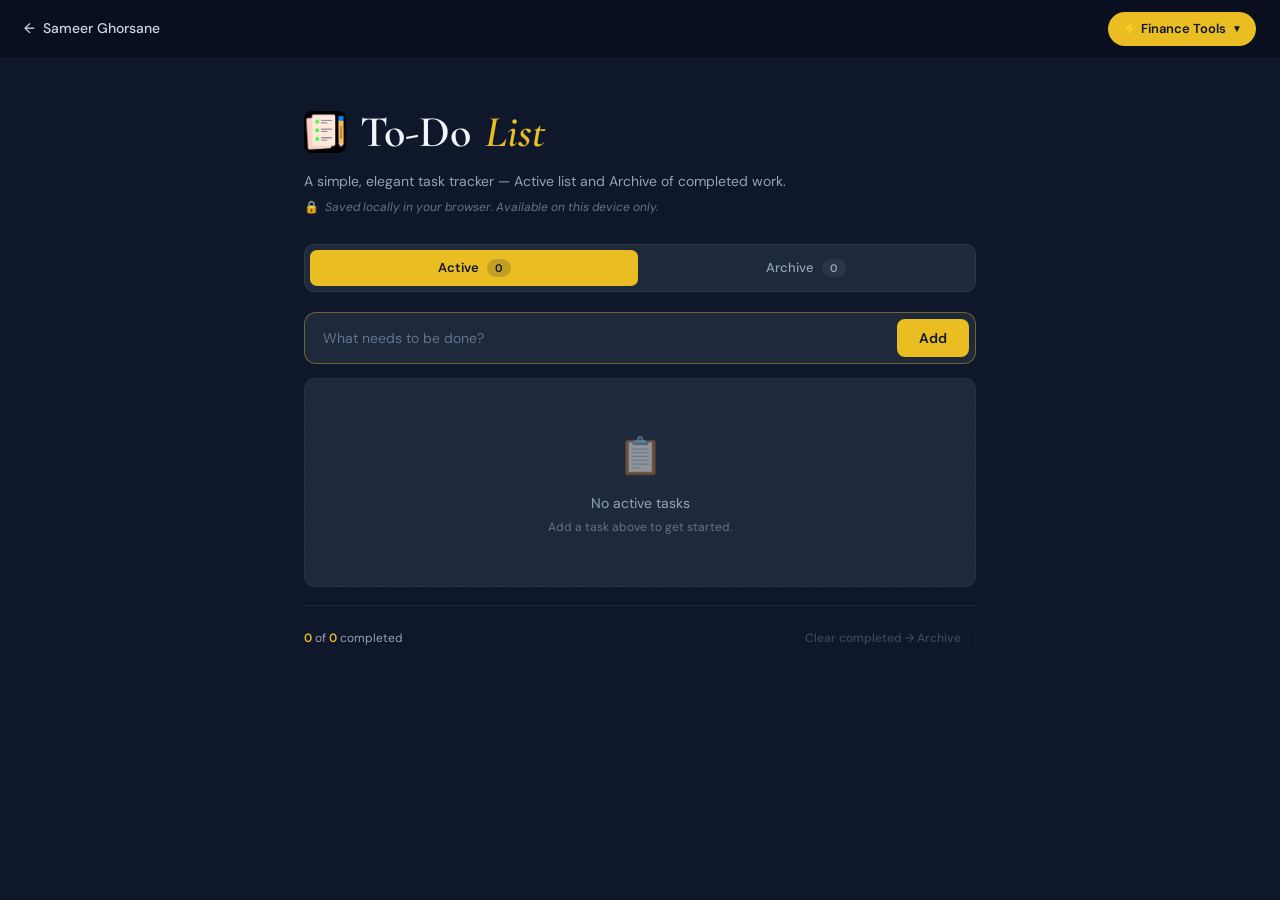
<file: apps/to-do.html>
<!DOCTYPE html>
<html lang="en">
<head>
<meta charset="UTF-8">
<meta name="viewport" content="width=device-width, initial-scale=1.0">
<title>To-Do List — Sameer Ghorsane</title>
<link href="https://fonts.googleapis.com/css2?family=Cormorant+Garamond:wght@400;500;600;700&family=DM+Sans:wght@300;400;500;600&display=swap" rel="stylesheet">
<style>
  :root {
    --gold: #EABD23;
    --gold-light: #FDF8E7;
    --gold-mid: #F5E07A;
    --navy: #0F172A;
    --navy-mid: #1E293B;
    --slate: #64748B;
    --slate-light: #94A3B8;
    --bg: #0F172A;
    --card: #1E293B;
    --red: #EF4444;
    --green: #10B981;
    --border: rgba(255,255,255,0.07);
  }

  * { box-sizing: border-box; margin: 0; padding: 0; }

  body {
    font-family: 'DM Sans', sans-serif;
    background: var(--bg);
    color: #E2E8F0;
    min-height: 100vh;
    line-height: 1.5;
  }

  /* HEADER */
  .top-bar {
    background: rgba(10,15,30,0.95);
    border-bottom: 1px solid rgba(255,255,255,0.07);
    padding: 12px 24px;
    display: flex;
    align-items: center;
    justify-content: space-between;
    position: sticky;
    top: 0;
    z-index: 100;
    backdrop-filter: blur(18px);
  }

  .back-link {
    display: flex;
    align-items: center;
    gap: 8px;
    color: #CBD5E1;
    text-decoration: none;
    font-weight: 500;
    font-size: 14px;
    transition: color 0.2s;
  }
  .back-link:hover { color: var(--gold); }

  .ft-menu { position: relative; }
  .ft-badge {
    background: var(--gold);
    color: #0F172A;
    padding: 7px 14px;
    border-radius: 20px;
    font-size: 13px;
    font-weight: 600;
    cursor: pointer;
    user-select: none;
    display: flex;
    align-items: center;
    gap: 6px;
    transition: all 0.2s;
  }
  .ft-badge:hover { background: var(--gold-mid); transform: translateY(-1px); }
  .ft-badge-arrow { font-size: 10px; transition: transform 0.2s; }
  .ft-menu.open .ft-badge-arrow { transform: rotate(180deg); }

  .ft-dropdown {
    display: none;
    position: absolute;
    top: calc(100% + 8px);
    right: 0;
    background: #1E293B;
    border: 1px solid rgba(234,189,35,0.2);
    border-radius: 10px;
    padding: 6px;
    min-width: 200px;
    z-index: 500;
    box-shadow: 0 8px 32px rgba(0,0,0,0.4);
  }
  .ft-menu.open .ft-dropdown { display: block; }
  .ft-item {
    display: flex;
    align-items: center;
    gap: 10px;
    padding: 9px 12px;
    border-radius: 7px;
    text-decoration: none;
    color: #CBD5E1;
    font-size: 13px;
    font-weight: 500;
    transition: all 0.15s;
  }
  .ft-item:hover { background: rgba(234,189,35,0.08); color: var(--gold); }
  .ft-item.current {
    color: var(--gold);
    background: rgba(234,189,35,0.06);
    cursor: default;
    pointer-events: none;
  }
  .ft-item-icon { font-size: 16px; width: 20px; text-align: center; }

  /* MAIN */
  .main {
    max-width: 720px;
    margin: 0 auto;
    padding: 40px 24px 80px;
  }

  .page-title {
    font-family: 'Cormorant Garamond', serif;
    font-size: 44px;
    font-weight: 600;
    color: #F1F5F9;
    display: flex;
    align-items: center;
    gap: 14px;
    margin-bottom: 6px;
  }
  .page-title img {
    width: 42px;
    height: 42px;
    object-fit: contain;
    border-radius: 8px;
  }
  .page-title em {
    color: var(--gold);
    font-style: italic;
  }

  .page-subtitle {
    color: var(--slate-light);
    font-size: 14px;
    margin-bottom: 6px;
  }

  .privacy-note {
    color: var(--slate);
    font-size: 12px;
    font-style: italic;
    margin-bottom: 28px;
    display: flex;
    align-items: center;
    gap: 6px;
  }
  .privacy-note::before {
    content: "🔒";
    font-style: normal;
  }

  /* TABS */
  .tabs {
    display: flex;
    gap: 4px;
    background: var(--card);
    padding: 5px;
    border-radius: 10px;
    margin-bottom: 20px;
    border: 1px solid var(--border);
  }
  .tab {
    flex: 1;
    background: transparent;
    border: none;
    color: var(--slate-light);
    padding: 9px 16px;
    border-radius: 7px;
    font-size: 13px;
    font-weight: 500;
    cursor: pointer;
    transition: all 0.18s;
    font-family: inherit;
    display: flex;
    align-items: center;
    justify-content: center;
    gap: 8px;
  }
  .tab:hover { color: #F1F5F9; }
  .tab.active {
    background: var(--gold);
    color: #0F172A;
    font-weight: 600;
  }
  .tab-count {
    background: rgba(15,23,42,0.18);
    padding: 2px 8px;
    border-radius: 10px;
    font-size: 11px;
    font-weight: 600;
    min-width: 22px;
    text-align: center;
  }
  .tab:not(.active) .tab-count {
    background: rgba(255,255,255,0.06);
    color: var(--slate-light);
  }

  /* INPUT ROW */
  .input-row {
    display: flex;
    gap: 8px;
    background: var(--card);
    border: 1px solid var(--border);
    border-radius: 12px;
    padding: 6px;
    margin-bottom: 14px;
    transition: border-color 0.2s;
  }
  .input-row:focus-within {
    border-color: rgba(234,189,35,0.4);
  }
  .input-row input {
    flex: 1;
    background: transparent;
    border: none;
    outline: none;
    color: #F1F5F9;
    font-size: 14px;
    font-family: inherit;
    padding: 10px 12px;
  }
  .input-row input::placeholder { color: var(--slate); }

  .add-btn {
    background: var(--gold);
    color: #0F172A;
    border: none;
    padding: 0 22px;
    border-radius: 8px;
    font-weight: 600;
    font-size: 14px;
    cursor: pointer;
    font-family: inherit;
    transition: all 0.18s;
  }
  .add-btn:hover { background: var(--gold-mid); }
  .add-btn:disabled { opacity: 0.4; cursor: not-allowed; }

  /* INLINE NOTICE */
  .notice {
    display: none;
    padding: 10px 14px;
    border-radius: 8px;
    font-size: 13px;
    margin-bottom: 14px;
    border: 1px solid;
  }
  .notice.show { display: block; }
  .notice.error {
    background: rgba(239,68,68,0.08);
    border-color: rgba(239,68,68,0.3);
    color: #FCA5A5;
  }

  /* TASK LIST */
  .task-list {
    list-style: none;
    display: flex;
    flex-direction: column;
    gap: 6px;
  }

  .task {
    display: flex;
    align-items: center;
    gap: 12px;
    background: var(--card);
    border: 1px solid var(--border);
    border-radius: 10px;
    padding: 12px 14px;
    transition: all 0.18s;
  }
  .task:hover {
    border-color: rgba(234,189,35,0.2);
    background: #1E293B;
  }

  .task-check {
    width: 22px;
    height: 22px;
    border-radius: 50%;
    border: 2px solid var(--slate);
    background: transparent;
    flex-shrink: 0;
    display: flex;
    align-items: center;
    justify-content: center;
    transition: all 0.18s;
  }
  button.task-check { cursor: pointer; }
  button.task-check:hover { border-color: var(--gold); }
  span.task-check { cursor: default; }
  .task.done .task-check {
    background: var(--gold);
    border-color: var(--gold);
  }
  .task.done .task-check::after {
    content: "✓";
    color: #0F172A;
    font-size: 13px;
    font-weight: 700;
  }

  .task-text {
    flex: 1;
    font-size: 14px;
    color: #E2E8F0;
    word-break: break-word;
  }
  .task.done .task-text {
    color: var(--slate);
    text-decoration: line-through;
  }

  .task-meta {
    color: var(--slate);
    font-size: 11px;
    flex-shrink: 0;
    white-space: nowrap;
  }

  .task-delete {
    background: transparent;
    border: none;
    color: var(--slate);
    font-size: 18px;
    cursor: pointer;
    padding: 4px 8px;
    border-radius: 6px;
    transition: all 0.15s;
    line-height: 1;
  }
  .task-delete:hover {
    color: var(--red);
    background: rgba(239,68,68,0.08);
  }

  /* EMPTY STATE */
  .empty-state {
    text-align: center;
    padding: 50px 20px;
    color: var(--slate);
    background: var(--card);
    border: 1px dashed var(--border);
    border-radius: 10px;
  }
  .empty-state-icon {
    font-size: 36px;
    margin-bottom: 10px;
    opacity: 0.5;
  }
  .empty-state-text {
    font-size: 14px;
    color: var(--slate-light);
  }
  .empty-state-hint {
    font-size: 12px;
    margin-top: 4px;
    color: var(--slate);
  }

  /* FOOTER ACTIONS */
  .actions-row {
    display: flex;
    justify-content: space-between;
    align-items: center;
    margin-top: 18px;
    padding-top: 16px;
    border-top: 1px solid var(--border);
    flex-wrap: wrap;
    gap: 12px;
  }

  .summary {
    color: var(--slate-light);
    font-size: 12px;
  }
  .summary strong { color: var(--gold); font-weight: 600; }

  .action-btn {
    background: transparent;
    border: 1px solid var(--border);
    color: var(--slate-light);
    padding: 7px 14px;
    border-radius: 7px;
    font-size: 12px;
    font-weight: 500;
    cursor: pointer;
    font-family: inherit;
    transition: all 0.18s;
  }
  .action-btn:hover {
    border-color: rgba(234,189,35,0.3);
    color: var(--gold);
  }
  .action-btn:disabled {
    opacity: 0.35;
    cursor: not-allowed;
  }
  .action-btn.danger:hover {
    border-color: rgba(239,68,68,0.4);
    color: var(--red);
  }

  /* MOBILE */
  @media (max-width: 600px) {
    .main { padding: 24px 16px 60px; }
    .page-title { font-size: 32px; }
    .page-title img { width: 32px; height: 32px; }
    .top-bar { padding: 10px 16px; }
    .back-link { font-size: 13px; }
    .ft-badge { font-size: 12px; padding: 6px 12px; }
    .task-meta { display: none; }
    .tab { font-size: 12px; padding: 8px 10px; }
  }
</style>
</head>
<body>

<!-- TOP BAR -->
<div class="top-bar">
  <a href="../index.html" class="back-link">
    <span>←</span> Sameer Ghorsane
  </a>
  <div class="ft-menu" id="ftMenu">
    <div class="ft-badge" onclick="toggleFtMenu()">
      ⚡ Finance Tools <span class="ft-badge-arrow">▼</span>
    </div>
    <div class="ft-dropdown">
      <a href="rates.html" class="ft-item"><span class="ft-item-icon">📈</span> Live Rates</a>
      <a href="digest.html" class="ft-item"><span class="ft-item-icon">📰</span> Markets Digest</a>
      <a href="daily-word-lab.html" class="ft-item"><span class="ft-item-icon">💡</span> Daily Word Lab</a>
      <a href="nepali-calendar.html" class="ft-item"><span class="ft-item-icon">📅</span> Nepali Calendar</a>
      <span class="ft-item current"><span class="ft-item-icon">📝</span> To-Do List</span>
    </div>
  </div>
</div>

<!-- MAIN -->
<div class="main">
  <h1 class="page-title">
    <img src="../assets/images/todo-icon.png" alt="" onerror="this.style.display='none'">
    To-Do <em>List</em>
  </h1>
  <p class="page-subtitle">A simple, elegant task tracker — Active list and Archive of completed work.</p>
  <p class="privacy-note">Saved locally in your browser. Available on this device only.</p>

  <!-- TABS -->
  <div class="tabs" role="tablist">
    <button class="tab active" data-tab="active" role="tab" aria-selected="true">
      Active <span class="tab-count" id="countActive">0</span>
    </button>
    <button class="tab" data-tab="archive" role="tab" aria-selected="false">
      Archive <span class="tab-count" id="countArchive">0</span>
    </button>
  </div>

  <!-- ACTIVE VIEW -->
  <div id="viewActive">
    <div class="input-row">
      <input
        type="text"
        id="taskInput"
        placeholder="What needs to be done?"
        maxlength="200"
        autocomplete="off"
      >
      <button class="add-btn" id="addBtn">Add</button>
    </div>
    <div class="notice" id="notice"></div>

    <ul class="task-list" id="activeList"></ul>
    <div id="activeEmpty" class="empty-state" style="display:none">
      <div class="empty-state-icon">📋</div>
      <div class="empty-state-text">No active tasks</div>
      <div class="empty-state-hint">Add a task above to get started.</div>
    </div>

    <div class="actions-row">
      <div class="summary" id="summary">0 total</div>
      <button class="action-btn" id="clearCompletedBtn" disabled>
        Clear completed → Archive
      </button>
    </div>
  </div>

  <!-- ARCHIVE VIEW -->
  <div id="viewArchive" style="display:none">
    <ul class="task-list" id="archiveList"></ul>
    <div id="archiveEmpty" class="empty-state" style="display:none">
      <div class="empty-state-icon">📂</div>
      <div class="empty-state-text">Archive is empty</div>
      <div class="empty-state-hint">Completed tasks moved here will appear with the date you archived them.</div>
    </div>

    <div class="actions-row">
      <div class="summary" id="archiveSummary">0 archived</div>
      <button class="action-btn danger" id="clearArchiveBtn" disabled>
        Clear archive
      </button>
    </div>
  </div>
</div>

<script>
'use strict';

/* ─── STORAGE ──────────────────────────────────────── */
const STORAGE_KEY = 'sg_todo_v1';

function loadState() {
  try {
    const raw = localStorage.getItem(STORAGE_KEY);
    if (!raw) return { active: [], archive: [] };
    const data = JSON.parse(raw);
    return {
      active: Array.isArray(data.active) ? data.active : [],
      archive: Array.isArray(data.archive) ? data.archive : []
    };
  } catch (_) {
    return { active: [], archive: [] };
  }
}

function saveState() {
  try {
    localStorage.setItem(STORAGE_KEY, JSON.stringify(state));
  } catch (_) {
    showNotice('Storage is unavailable. Your list will not persist.');
  }
}

let state = loadState();

/* ─── UTIL ─────────────────────────────────────────── */
function escapeHtml(str) {
  return String(str)
    .replace(/&/g, '&amp;')
    .replace(/</g, '&lt;')
    .replace(/>/g, '&gt;')
    .replace(/"/g, '&quot;')
    .replace(/'/g, '&#39;');
}

function formatDate(iso) {
  const d = new Date(iso);
  if (isNaN(d)) return '';
  return d.toLocaleDateString('en-GB', { day: '2-digit', month: 'short', year: 'numeric' }) +
         ' · ' + d.toLocaleTimeString('en-GB', { hour: '2-digit', minute: '2-digit' });
}

function formatDateShort(iso) {
  const d = new Date(iso);
  if (isNaN(d)) return '';
  return d.toLocaleDateString('en-GB', { day: '2-digit', month: 'short' });
}

function uid() {
  return Date.now().toString(36) + Math.random().toString(36).slice(2, 7);
}

/* ─── ELEMENTS ─────────────────────────────────────── */
const taskInput        = document.getElementById('taskInput');
const addBtn           = document.getElementById('addBtn');
const notice           = document.getElementById('notice');
const activeList       = document.getElementById('activeList');
const archiveList      = document.getElementById('archiveList');
const activeEmpty      = document.getElementById('activeEmpty');
const archiveEmpty     = document.getElementById('archiveEmpty');
const summary          = document.getElementById('summary');
const archiveSummary   = document.getElementById('archiveSummary');
const clearCompletedBtn = document.getElementById('clearCompletedBtn');
const clearArchiveBtn  = document.getElementById('clearArchiveBtn');
const countActive      = document.getElementById('countActive');
const countArchive     = document.getElementById('countArchive');
const viewActive       = document.getElementById('viewActive');
const viewArchive      = document.getElementById('viewArchive');
const tabs             = document.querySelectorAll('.tab');

/* ─── NOTICE ───────────────────────────────────────── */
let noticeTimer = null;
function showNotice(message) {
  notice.textContent = message;
  notice.className = 'notice show error';
  clearTimeout(noticeTimer);
  noticeTimer = setTimeout(() => {
    notice.className = 'notice';
  }, 3000);
}

/* ─── RENDER ───────────────────────────────────────── */
function render() {
  // ACTIVE
  activeList.innerHTML = '';
  if (state.active.length === 0) {
    activeEmpty.style.display = 'block';
  } else {
    activeEmpty.style.display = 'none';
    state.active.forEach(task => {
      const li = document.createElement('li');
      li.className = 'task' + (task.done ? ' done' : '');
      li.dataset.id = task.id;
      li.innerHTML = `
        <button class="task-check" aria-label="Toggle complete"></button>
        <span class="task-text">${escapeHtml(task.text)}</span>
        <span class="task-meta">${formatDateShort(task.createdAt)}</span>
        <button class="task-delete" aria-label="Delete task">×</button>
      `;
      activeList.appendChild(li);
    });
  }

  // ARCHIVE
  archiveList.innerHTML = '';
  if (state.archive.length === 0) {
    archiveEmpty.style.display = 'block';
  } else {
    archiveEmpty.style.display = 'none';
    // Newest first
    [...state.archive].reverse().forEach(task => {
      const li = document.createElement('li');
      li.className = 'task done';
      li.dataset.id = task.id;
      li.innerHTML = `
        <span class="task-check" aria-hidden="true"></span>
        <span class="task-text">${escapeHtml(task.text)}</span>
        <span class="task-meta">Completed ${formatDate(task.completedAt)}</span>
      `;
      archiveList.appendChild(li);
    });
  }

  // COUNTS & SUMMARY
  const total = state.active.length;
  const done  = state.active.filter(t => t.done).length;
  countActive.textContent  = total;
  countArchive.textContent = state.archive.length;
  summary.innerHTML        = `<strong>${done}</strong> of <strong>${total}</strong> completed`;
  archiveSummary.textContent = `${state.archive.length} archived`;

  clearCompletedBtn.disabled = done === 0;
  clearArchiveBtn.disabled   = state.archive.length === 0;
}

/* ─── ACTIONS ──────────────────────────────────────── */
function addTask() {
  const text = taskInput.value.trim();
  if (!text) {
    showNotice('Please enter a task before adding.');
    taskInput.focus();
    return;
  }
  state.active.push({
    id: uid(),
    text: text,
    done: false,
    createdAt: new Date().toISOString()
  });
  taskInput.value = '';
  taskInput.focus();
  saveState();
  render();
}

function toggleTask(id) {
  const t = state.active.find(t => t.id === id);
  if (!t) return;
  t.done = !t.done;
  saveState();
  render();
}

function deleteTask(id) {
  state.active = state.active.filter(t => t.id !== id);
  saveState();
  render();
}

function clearCompleted() {
  const completed = state.active.filter(t => t.done);
  if (completed.length === 0) return;
  const stamp = new Date().toISOString();
  completed.forEach(t => {
    state.archive.push({
      id: t.id,
      text: t.text,
      createdAt: t.createdAt,
      completedAt: stamp
    });
  });
  state.active = state.active.filter(t => !t.done);
  saveState();
  render();
}

function clearArchive() {
  if (state.archive.length === 0) return;
  if (!confirm('Clear the entire archive? This cannot be undone.')) return;
  state.archive = [];
  saveState();
  render();
}

/* ─── EVENT WIRING ─────────────────────────────────── */
addBtn.addEventListener('click', addTask);
taskInput.addEventListener('keydown', (e) => {
  if (e.key === 'Enter') {
    e.preventDefault();
    addTask();
  }
});
taskInput.addEventListener('input', () => {
  if (notice.classList.contains('show')) notice.className = 'notice';
});

activeList.addEventListener('click', (e) => {
  const taskEl = e.target.closest('.task');
  if (!taskEl) return;
  const id = taskEl.dataset.id;
  if (e.target.classList.contains('task-check')) {
    toggleTask(id);
  } else if (e.target.classList.contains('task-delete')) {
    deleteTask(id);
  }
});

clearCompletedBtn.addEventListener('click', clearCompleted);
clearArchiveBtn.addEventListener('click', clearArchive);

tabs.forEach(tab => {
  tab.addEventListener('click', () => {
    tabs.forEach(t => {
      t.classList.remove('active');
      t.setAttribute('aria-selected', 'false');
    });
    tab.classList.add('active');
    tab.setAttribute('aria-selected', 'true');
    if (tab.dataset.tab === 'active') {
      viewActive.style.display = '';
      viewArchive.style.display = 'none';
    } else {
      viewActive.style.display = 'none';
      viewArchive.style.display = '';
    }
  });
});

/* ─── FT MENU ──────────────────────────────────────── */
function toggleFtMenu() {
  document.getElementById('ftMenu').classList.toggle('open');
}
document.addEventListener('click', (e) => {
  if (!e.target.closest('#ftMenu')) {
    document.getElementById('ftMenu')?.classList.remove('open');
  }
});

/* ─── INIT ─────────────────────────────────────────── */
render();
taskInput.focus();
</script>
</body>
</html>
</file>
<file: css/style.css>
/* ═══════════════════════════════════════════════════════
   SAMEER GHORSANE – PORTFOLIO
   Theme: "Clean Investor White"
   Fonts: Cormorant Garamond (display) + DM Sans (body)
═══════════════════════════════════════════════════════ */

/* ─── CSS VARIABLES ─────────────────────────────────── */
:root {
  --white:       #FFFFFF;
  --grey-1:      #F8FAFC;
  --grey-2:      #F9FAFB;
  --border:      #E5E7EB;
  --border-md:   #D1D5DB;
  --heading:     #111827;
  --body:        #374151;
  --muted:       #6B7280;
  --muted-2:     #4B5563;
  --gold:        #EABD23;
  --gold-dark:   #C9A41E;
  --gold-light:  #FDF8E7;
  --gold-subtle: rgba(234,189,35,0.12);
  --dark-bg:     #0F172A;
  --dark-card:   #1E293B;
  --dark-border: #334155;
  --green:       #25D366;
  --linkedin:    #0077B5;
  --facebook:    #1877F2;
  --instagram:   #E1306C;

  --radius-sm:   6px;
  --radius-md:   12px;
  --radius-lg:   20px;

  --shadow-sm:   0 1px 3px rgba(0,0,0,0.06), 0 1px 2px rgba(0,0,0,0.04);
  --shadow-md:   0 4px 16px rgba(0,0,0,0.08), 0 2px 6px rgba(0,0,0,0.04);
  --shadow-lg:   0 10px 40px rgba(0,0,0,0.10), 0 4px 16px rgba(0,0,0,0.06);
  --shadow-gold: 0 4px 20px rgba(234,189,35,0.25);

  --transition:  0.25s cubic-bezier(0.4, 0, 0.2, 1);
  --transition-slow: 0.4s cubic-bezier(0.4, 0, 0.2, 1);

  --font-display: 'Cormorant Garamond', Georgia, serif;
  --font-body:    'DM Sans', system-ui, sans-serif;

  --nav-h:       72px;
}

/* ─── RESET & BASE ──────────────────────────────────── */
*, *::before, *::after { box-sizing: border-box; margin: 0; padding: 0; }

html {
  scroll-padding-top: var(--nav-h);
  font-size: 16px;
}

body {
  font-family: var(--font-body);
  color: var(--body);
  background: var(--white);
  line-height: 1.7;
  -webkit-font-smoothing: antialiased;
  overflow-x: hidden;
}

img { max-width: 100%; height: auto; display: block; }
a  { text-decoration: none; color: inherit; }
ul { list-style: none; }
button { cursor: pointer; border: none; background: none; font-family: inherit; }
input, textarea { font-family: inherit; }

::selection { background: var(--gold); color: var(--heading); }

/* ─── CONTAINER ─────────────────────────────────────── */
.container {
  max-width: 1200px;
  margin: 0 auto;
  padding: 0 24px;
}
@media(min-width: 768px)  { .container { padding: 0 40px; } }
@media(min-width: 1280px) { .container { padding: 0 48px; } }

/* ─── TYPOGRAPHY ────────────────────────────────────── */
h1, h2, h3, h4 {
  font-family: var(--font-display);
  color: var(--heading);
  line-height: 1.2;
  font-weight: 600;
}

em { font-style: italic; color: var(--gold-dark); }

/* ─── BUTTONS ───────────────────────────────────────── */
.btn {
  display: inline-flex;
  align-items: center;
  gap: 8px;
  padding: 12px 24px;
  border-radius: var(--radius-sm);
  font-family: var(--font-body);
  font-size: 0.875rem;
  font-weight: 500;
  letter-spacing: 0.025em;
  transition: all var(--transition);
  cursor: pointer;
  border: 1.5px solid transparent;
  white-space: nowrap;
}
.btn--lg { padding: 14px 32px; font-size: 0.95rem; }
.btn--sm { padding: 8px 16px; font-size: 0.8rem; }
.btn--full { width: 100%; justify-content: center; }

.btn--gold {
  background: var(--gold);
  color: var(--heading);
  border-color: var(--gold);
  font-weight: 600;
  box-shadow: var(--shadow-gold);
}
.btn--gold:hover {
  background: var(--gold-dark);
  border-color: var(--gold-dark);
  transform: translateY(-1px);
  box-shadow: 0 6px 24px rgba(234,189,35,0.35);
}

.btn--outline {
  background: transparent;
  color: var(--heading);
  border-color: var(--border-md);
}
.btn--outline:hover {
  border-color: var(--gold);
  color: var(--gold-dark);
  background: var(--gold-subtle);
}

.btn--outline-white {
  background: transparent;
  color: var(--white);
  border-color: rgba(255,255,255,0.4);
}
.btn--outline-white:hover {
  background: rgba(255,255,255,0.1);
  border-color: rgba(255,255,255,0.7);
}

.btn--ghost {
  background: transparent;
  color: var(--muted-2);
  border-color: var(--border);
}
.btn--ghost:hover {
  background: var(--grey-1);
  color: var(--heading);
  border-color: var(--border-md);
}

.btn--whatsapp {
  background: var(--green);
  color: var(--white);
  border-color: var(--green);
  font-weight: 600;
}
.btn--whatsapp:hover {
  background: #1ebe5c;
  border-color: #1ebe5c;
  transform: translateY(-1px);
}

/* ─── SECTION LAYOUT ────────────────────────────────── */
.section { padding: 12px 0; }
.section--grey { background: var(--grey-1); }

.section__header {
  text-align: center;
  margin-bottom: 20px;
}

.section__eyebrow {
  font-family: var(--font-body);
  font-size: 0.75rem;
  font-weight: 600;
  letter-spacing: 0.15em;
  text-transform: uppercase;
  color: var(--gold-dark);
  margin-bottom: 2px;
}
.section__eyebrow--gold { color: var(--gold); }

.section__title {
  font-size: clamp(2rem, 4vw, 3rem);
  font-weight: 600;
  color: var(--heading);
  margin-bottom: 2px;
}
.section__title--white { color: var(--white); }
.section__title--white em { color: var(--gold); }

.section__rule {
  width: 48px;
  height: 1px;
  background: var(--gold);
  margin: 0 auto;
}
.section__rule--white { background: rgba(255,255,255,0.3); }


/* ═══════════════════════════════════════════════
   NAVIGATION
═══════════════════════════════════════════════ */
.nav {
  position: fixed;
  top: 0; left: 0; right: 0;
  height: var(--nav-h);
  z-index: 1000;
  background: rgba(255,255,255,0.95);
  backdrop-filter: blur(12px);
  border-bottom: 1px solid transparent;
  transition: all var(--transition);
}
.nav.scrolled {
  background: rgba(255,255,255,0.98);
  border-bottom-color: var(--border);
  box-shadow: var(--shadow-sm);
}

.nav__container {
  max-width: 1200px;
  margin: 0 auto;
  padding: 0 24px;
  height: 100%;
  display: flex;
  align-items: center;
  justify-content: space-between;
  gap: 24px;
}

.nav__logo {
  display: flex;
  align-items: center;
  gap: 12px;
  flex-shrink: 0;
}
.nav__logo-initials {
  width: 38px; height: 38px;
  background: var(--gold);
  color: var(--heading);
  border-radius: 6px;
  display: flex;
  align-items: center;
  justify-content: center;
  font-family: var(--font-display);
  font-size: 1.1rem;
  font-weight: 700;
  letter-spacing: 0.02em;
  flex-shrink: 0;
}
.nav__logo-divider {
  width: 1px;
  height: 20px;
  background: var(--border-md);
}
.nav__logo-text {
  font-family: var(--font-display);
  font-size: 1.1rem;
  font-weight: 600;
  color: var(--heading);
  white-space: nowrap;
}

.nav__links {
  display: flex;
  align-items: center;
  gap: 8px;
}
.nav__link {
  font-size: 0.85rem;
  font-weight: 400;
  color: var(--muted-2);
  padding: 6px 10px;
  border-radius: var(--radius-sm);
  transition: all var(--transition);
}
.nav__link:hover { color: var(--heading); background: var(--grey-1); }
.nav__link.active { color: var(--heading); font-weight: 600; }

.nav__cta { margin-left: 8px; }

.nav__hamburger {
  display: none;
  flex-direction: column;
  gap: 5px;
  padding: 8px;
  border-radius: var(--radius-sm);
}
.nav__hamburger span {
  display: block;
  width: 22px;
  height: 2px;
  background: var(--heading);
  border-radius: 2px;
  transition: all var(--transition);
}
.nav__hamburger.active span:nth-child(1) { transform: translateY(7px) rotate(45deg); }
.nav__hamburger.active span:nth-child(2) { opacity: 0; }
.nav__hamburger.active span:nth-child(3) { transform: translateY(-7px) rotate(-45deg); }

/* Mobile drawer */
.nav__drawer {
  position: fixed;
  top: 0; right: -320px;
  width: 300px; height: 100vh;
  background: var(--white);
  z-index: 1001;
  padding: 32px 24px;
  display: flex;
  flex-direction: column;
  gap: 8px;
  border-left: 1px solid var(--border);
  box-shadow: -8px 0 40px rgba(0,0,0,0.08);
  transition: right 0.35s cubic-bezier(0.4, 0, 0.2, 1);
}
.nav__drawer.open { right: 0; }

.nav__drawer-close {
  align-self: flex-end;
  width: 36px; height: 36px;
  background: var(--grey-1);
  border-radius: var(--radius-sm);
  display: flex; align-items: center; justify-content: center;
  color: var(--heading);
  font-size: 1rem;
  margin-bottom: 16px;
}

.nav__drawer-links li a {
  display: block;
  padding: 12px 16px;
  font-size: 0.95rem;
  font-weight: 500;
  color: var(--heading);
  border-radius: var(--radius-sm);
  transition: background var(--transition);
}
.nav__drawer-links li a:hover { background: var(--grey-1); }

.nav__drawer-cta { margin-top: 16px; }

.nav__overlay {
  position: fixed;
  inset: 0;
  background: rgba(0,0,0,0.3);
  z-index: 1000;
  opacity: 0;
  pointer-events: none;
  transition: opacity var(--transition);
}
.nav__overlay.show { opacity: 1; pointer-events: all; }


/* ═══════════════════════════════════════════════
   HERO
═══════════════════════════════════════════════ */
.hero {
  min-height: 100vh;
  display: flex;
  flex-direction: column;
  justify-content: center;
  padding-top: var(--nav-h);
  position: relative;
  overflow: visible;
}

.hero__bg-grid {
  position: absolute;
  inset: 0;
  background-image:
    linear-gradient(rgba(234,189,35,0.04) 1px, transparent 1px),
    linear-gradient(90deg, rgba(234,189,35,0.04) 1px, transparent 1px);
  background-size: 48px 48px;
  pointer-events: none;
}

.hero__container {
  max-width: 1200px;
  margin: 0 auto;
  padding: 36px 24px;
  display: grid;
  grid-template-columns: 1fr 440px;
  gap: 64px;
  align-items: center;
  width: 100%;
}

.hero__tag {
  display: inline-flex;
  align-items: center;
  gap: 8px;
  padding: 6px 14px;
  background: var(--gold-subtle);
  border: 1px solid rgba(234,189,35,0.3);
  border-radius: 20px;
  font-size: 0.78rem;
  font-weight: 500;
  color: var(--gold-dark);
  margin-bottom: 28px;
}
.hero__tag .dot {
  width: 7px; height: 7px;
  background: var(--gold);
  border-radius: 50%;
  animation: pulse 2s infinite;
}
@keyframes pulse {
  0%, 100% { opacity: 1; transform: scale(1); }
  50% { opacity: 0.6; transform: scale(0.85); }
}

.hero__name {
  font-size: clamp(2.45rem, 4.9vw, 3.85rem);
  font-weight: 700;
  color: var(--heading);
  line-height: 1.05;
  margin-bottom: 24px;
  letter-spacing: -0.01em;
}

.hero__titles {
  height: 32px;
  overflow: hidden;
  margin-bottom: 20px;
  position: relative;
}
.hero__title-item {
  display: block;
  font-size: 1rem;
  font-weight: 500;
  color: var(--muted-2);
  letter-spacing: 0.02em;
  position: absolute;
  opacity: 0;
  transform: translateY(12px);
  transition: all 0.5s ease;
}
.hero__title-item.active {
  opacity: 1;
  transform: translateY(0);
}

.hero__sub {
  font-size: 1.05rem;
  color: var(--muted);
  line-height: 1.7;
  max-width: 520px;
  margin-bottom: 36px;
}
.hero__sub strong { color: var(--heading); }

.hero__actions {
  display: flex;
  gap: 12px;
  flex-wrap: wrap;
  margin-bottom: 32px;
}

.hero__badges {
  display: flex;
  gap: 10px;
  flex-wrap: wrap;
}
.hero__badge {
  display: inline-flex;
  align-items: center;
  gap: 6px;
  padding: 6px 12px;
  background: var(--grey-1);
  border: 1px solid var(--border);
  border-radius: var(--radius-sm);
  font-size: 0.78rem;
  color: var(--muted-2);
  font-weight: 500;
}
.hero__badge i { color: var(--gold-dark); font-size: 0.7rem; }

/* Hero photo */
.hero__photo-wrap {
  position: relative;
  display: flex;
  justify-content: center;
}

.hero__photo-frame {
  position: relative;
  width: 360px;
}

.hero__photo {
  width: 100%;
  aspect-ratio: 4/5;
  object-fit: cover;
  border-radius: var(--radius-lg);
  display: block;
}

.hero__photo-placeholder {
  width: 100%;
  aspect-ratio: 4/5;
  background: var(--grey-1);
  border: 2px dashed var(--border-md);
  border-radius: var(--radius-lg);
  display: none;
  flex-direction: column;
  align-items: center;
  justify-content: center;
  gap: 12px;
}
.hero__photo-placeholder span {
  width: 80px; height: 80px;
  background: var(--gold-subtle);
  border: 2px solid var(--gold);
  border-radius: 50%;
  display: flex;
  align-items: center;
  justify-content: center;
  font-family: var(--font-display);
  font-size: 1.8rem;
  font-weight: 700;
  color: var(--gold-dark);
}
.hero__photo-placeholder p { font-size: 0.78rem; color: var(--muted); text-align: center; }
.hero__photo-placeholder code { font-size: 0.7rem; background: var(--border); padding: 2px 6px; border-radius: 4px; }

.hero__photo-accent {
  position: absolute;
  bottom: -16px; right: -16px;
  width: 100%; height: 100%;
  border: 2px solid var(--gold);
  border-radius: var(--radius-lg);
  opacity: 0.2;
  z-index: -1;
}

.hero__stat-card {
  position: absolute;
  background: var(--white);
  border: 1px solid var(--border);
  border-radius: var(--radius-md);
  padding: 12px 16px;
  box-shadow: var(--shadow-md);
  display: flex;
  flex-direction: column;
  align-items: center;
  min-width: 88px;
}
.stat-num {
  font-family: var(--font-family);
  font-size: 1.4rem;
  font-weight: 700;
  color: var(--heading);
  line-height: 1;
}
.stat-label {
  font-size: 0.65rem;
  color: var(--muted);
  font-weight: 500;
  text-align: center;
  margin-top: 4px;
}
.hero__stat-card--1 { left: -24px; bottom: 40px; }
.hero__stat-card--2 { right: -24px; top: 40px; }

/* Scroll indicator */
.hero__scroll {
  position: absolute;
  bottom: 32px;
  left: 50%;
  transform: translateX(-50%);
  display: flex;
  flex-direction: column;
  align-items: center;
  gap: 6px;
  font-size: 0.72rem;
  color: var(--muted);
  letter-spacing: 0.1em;
  text-transform: uppercase;
  animation: bounce 2.5s infinite;
}
@keyframes bounce {
  0%, 100% { transform: translateX(-50%) translateY(0); }
  50% { transform: translateX(-50%) translateY(6px); }
}


/* ═══════════════════════════════════════════════
   ABOUT
═══════════════════════════════════════════════ */
.about__grid {
  display: grid;
  grid-template-columns: 320px 1fr;
  gap: 64px;
  align-items: start;
}

.about__photo-wrap {
  position: relative;
}
.about__photo {
  width: 100%;
  aspect-ratio: 3/4;
  object-fit: cover;
  border-radius: var(--radius-lg);
}
.about__photo-placeholder {
  width: 100%;
  aspect-ratio: 3/4;
  background: var(--grey-1);
  border: 2px dashed var(--border-md);
  border-radius: var(--radius-lg);
  display: none;
  align-items: center;
  justify-content: center;
  font-family: var(--font-display);
  font-size: 3rem;
  font-weight: 700;
  color: var(--gold-dark);
}
.about__photo-tag {
  position: absolute;
  bottom: 20px;
  left: 50%;
  transform: translateX(-50%);
  background: var(--white);
  border: 1px solid var(--border);
  border-radius: var(--radius-md);
  padding: 8px 16px;
  display: flex;
  align-items: center;
  gap: 8px;
  font-size: 0.78rem;
  font-weight: 600;
  color: var(--heading);
  box-shadow: var(--shadow-md);
  white-space: nowrap;
}
.about__photo-tag i { color: var(--gold-dark); }

.about__greeting {
  font-size: 1.6rem;
  font-weight: 600;
  color: var(--heading);
  margin-bottom: 20px;
}
.about__text {
  font-size: 0.95rem;
  color: var(--body);
  margin-bottom: 16px;
  line-height: 1.8;
    text-align: justify;
}
.about__text strong { color: var(--heading); font-weight: 600; }

.about__pillars {
  display: flex;
  gap: 16px;
  flex-wrap: wrap;
  margin: 28px 0;
}
.about__pillar {
  display: flex;
  align-items: center;
  gap: 8px;
  padding: 8px 14px;
  background: var(--gold-subtle);
  border: 1px solid rgba(234,189,35,0.25);
  border-radius: var(--radius-sm);
  font-size: 0.8rem;
  font-weight: 600;
  color: var(--gold-dark);
}
.about__pillar i { font-size: 0.85rem; }

.about__actions { display: flex; gap: 12px; flex-wrap: wrap; }


/* ═══════════════════════════════════════════════
   EXPERIENCE TIMELINE
═══════════════════════════════════════════════ */
.timeline { display: flex; flex-direction: column; gap: 0; }

.timeline__item {
  display: grid;
  grid-template-columns: 48px 1fr;
  gap: 0 24px;
}

.timeline__marker {
  display: flex;
  flex-direction: column;
  align-items: center;
  padding-top: 6px;
}
.timeline__dot {
  width: 14px; height: 14px;
  background: var(--gold);
  border: 3px solid var(--white);
  box-shadow: 0 0 0 2px var(--gold);
  border-radius: 50%;
  flex-shrink: 0;
  z-index: 1;
}
.timeline__line {
  width: 2px;
  flex: 1;
  background: linear-gradient(to bottom, var(--gold), var(--border));
  margin: 8px 0;
  min-height: 40px;
}
.timeline__item:last-child .timeline__line { display: none; }

.timeline__card {
  background: var(--white);
  border: 1px solid var(--border);
  border-radius: var(--radius-md);
  padding: 28px;
  margin-bottom: 28px;
  box-shadow: var(--shadow-sm);
  transition: box-shadow var(--transition);
}
.timeline__card:hover { box-shadow: var(--shadow-md); }

.timeline__header {
  display: flex;
  justify-content: space-between;
  align-items: flex-start;
  gap: 16px;
  margin-bottom: 12px;
  flex-wrap: wrap;
}
.timeline__company-wrap {
  display: flex;
  align-items: flex-start;
  gap: 12px;
}
.timeline__company-icon {
  width: 40px; height: 40px;
  background: var(--gold-subtle);
  border: 1px solid rgba(234,189,35,0.3);
  border-radius: var(--radius-sm);
  display: flex; align-items: center; justify-content: center;
  color: var(--gold-dark);
  font-size: 1rem;
  flex-shrink: 0;
}
.timeline__company {
  font-size: 1rem;
  font-weight: 600;
  color: var(--heading);
  font-family: var(--font-display);
  margin-bottom: 2px;
}
.timeline__location {
  font-size: 0.72rem;
  color: var(--muted);
  display: flex;
  align-items: center;
  gap: 4px;
}

.timeline__meta {
  display: flex;
  flex-direction: column;
  align-items: flex-end;
  gap: 6px;
  flex-shrink: 0;
}
.timeline__badge {
  padding: 3px 10px;
  border-radius: 20px;
  font-size: 0.68rem;
  font-weight: 600;
}
.timeline__badge--current {
  background: rgba(234,189,35,0.15);
  color: var(--gold-dark);
  border: 1px solid rgba(234,189,35,0.4);
}
.timeline__period {
  font-size: 0.78rem;
  color: var(--muted);
  font-weight: 500;
}

.timeline__role {
  font-size: 1.05rem;
  font-weight: 600;
  color: var(--gold-dark);
  font-family: var(--font-display);
  margin-bottom: 14px;
}

.timeline__points {
  list-style: none;
  display: flex;
  flex-direction: column;
  gap: 8px;
  margin-bottom: 16px;
}
.timeline__points li {
  font-size: 0.875rem;
  color: var(--body);
  padding-left: 16px;
  position: relative;
  line-height: 1.65;
}
.timeline__points li::before {
  content: '';
  position: absolute;
  left: 0;
  top: 9px;
  width: 5px; height: 5px;
  background: var(--gold);
  border-radius: 50%;
}
.timeline__points li strong { color: var(--heading); }

.timeline__tags { display: flex; gap: 6px; flex-wrap: wrap; }
.tag {
  padding: 3px 10px;
  background: var(--grey-1);
  border: 1px solid var(--border);
  border-radius: 20px;
  font-size: 0.7rem;
  font-weight: 500;
  color: var(--muted-2);
}


/* ═══════════════════════════════════════════════
   SKILLS
═══════════════════════════════════════════════ */
.skills__grid {
  display: grid;
  grid-template-columns: repeat(auto-fill, minmax(280px, 1fr));
  gap: 20px;
  margin-bottom: 48px;
}

.skill-card {
  background: var(--white);
  border: 1px solid var(--border);
  border-radius: var(--radius-md);
  padding: 14px;
  transition: all var(--transition);
}
.skill-card:hover {
  border-color: var(--gold);
  box-shadow: var(--shadow-md);
  transform: translateY(-2px);
}

.skill-card__icon {
  width: 44px; height: 44px;
  background: var(--gold-subtle);
  border: 1px solid rgba(234,189,35,0.3);
  border-radius: var(--radius-sm);
  display: flex; align-items: center; justify-content: center;
  color: var(--gold-dark);
  font-size: 1.1rem;
  margin-bottom: 14px;
}

.skill-card__title {
  font-size: 1rem;
  font-weight: 600;
  color: var(--heading);
  margin-bottom: 8px;
  font-family: var(--font-display);
}

.skill-card__desc {
  font-size: 0.845rem;
  color: var(--muted);
  line-height: 1.65;
}

/* Tech tags */
.skills__tech {
  text-align: center;
  padding: 32px;
  background: var(--white);
  border: 1px solid var(--border);
  border-radius: var(--radius-md);
}
.skills__tech-label {
  font-size: 0.72rem;
  font-weight: 700;
  text-transform: uppercase;
  letter-spacing: 0.12em;
  color: var(--muted);
  margin-bottom: 16px;
}
.skills__tech-tags {
  display: flex;
  gap: 8px;
  flex-wrap: wrap;
  justify-content: center;
}
.tech-tag {
  display: inline-flex;
  align-items: center;
  gap: 5px;
  padding: 5px 12px;
  background: var(--grey-1);
  border: 1px solid var(--border);
  border-radius: var(--radius-sm);
  font-size: 0.78rem;
  font-weight: 500;
  color: var(--muted-2);
  transition: all var(--transition);
}
.tech-tag:hover {
  background: var(--gold-subtle);
  border-color: var(--gold);
  color: var(--gold-dark);
}


/* ═══════════════════════════════════════════════
   ACHIEVEMENTS
═══════════════════════════════════════════════ */
.achievements {
  background: var(--dark-bg);
  position: relative;
  overflow: hidden;
}
.achievements::before {
  content: '';
  position: absolute;
  top: -20%; left: -10%;
  width: 600px; height: 600px;
  background: radial-gradient(circle, rgba(234,189,35,0.06), transparent 60%);
  pointer-events: none;
}

.achievements__grid {
  display: grid;
  grid-template-columns: repeat(3, 1fr);
  gap: 20px;
  margin-bottom: 36px;
}

.achievement-card {
  background: var(--dark-card);
  border: 1px solid var(--dark-border);
  border-radius: var(--radius-md);
  padding: 2px 3px;
  text-align: center;
  transition: all var(--transition);
}
.achievement-card:hover {
  border-color: rgba(234,189,35,0.4);
  transform: translateY(-2px);
}
.achievement-card__icon {
  font-size: 1.6rem;
  color: var(--gold);
  margin-bottom: 2px;
  display: block;
}
.achievement-card__num {
  font-family: var(--font-body);
  font-size: 2.4rem;
  font-weight: 700;
  color: var(--white);
  line-height: 1;
  display: inline;
}
.achievement-card__plus {
  font-family: var(--font-display);
  font-size: 1.2rem;
  font-weight: 700;
  color: var(--gold);
  display: inline;
}
.achievement-card__label {
  font-size: 0.8rem;
  color: #94A3B8;
  margin-top: 6px;
  font-weight: 500;
}

.achievements__highlights {
  display: grid;
  grid-template-columns: repeat(3, 1fr);
  gap: 16px;
}
.highlight {
  display: flex;
  align-items: flex-start;
  gap: 12px;
  padding: 20px;
  background: var(--dark-card);
  border: 1px solid var(--dark-border);
  border-radius: var(--radius-md);
}
.highlight i { color: var(--gold); margin-top: 3px; flex-shrink: 0; }
.highlight p { font-size: 0.845rem; color: #94A3B8; line-height: 1.2; }


/* ═══════════════════════════════════════════════
   EDUCATION
═══════════════════════════════════════════════ */
.edu__grid {
  display: grid;
  grid-template-columns: 1fr 1fr;
  gap: 48px;
}
.edu__col-title {
  font-size: 1rem;
  font-weight: 700;
  color: var(--heading);
  margin-bottom: 24px;
  display: flex;
  align-items: center;
  gap: 8px;
  font-family: var(--font-body);
  text-transform: uppercase;
  letter-spacing: 0.08em;
  font-size: 0.78rem;
}
.edu__col-title i { color: var(--gold-dark); }

.edu-card {
  display: flex;
  gap: 16px;
  padding: 20px;
  background: var(--white);
  border: 1px solid var(--border);
  border-radius: var(--radius-md);
  margin-bottom: 16px;
  transition: box-shadow var(--transition);
}
.edu-card:hover { box-shadow: var(--shadow-md); }
.edu-card__year {
  font-size: 0.7rem;
  font-weight: 700;
  color: var(--gold-dark);
  text-transform: uppercase;
  letter-spacing: 0.06em;
  white-space: nowrap;
  padding-top: 2px;
  min-width: 60px;
}
.edu-card__body h4 {
  font-size: 0.95rem;
  font-weight: 600;
  color: var(--heading);
  margin-bottom: 4px;
}
.edu-card__inst {
  font-size: 0.78rem;
  color: var(--gold-dark);
  font-weight: 500;
  margin-bottom: 6px;
}
.edu-card__desc {
  font-size: 0.8rem;
  color: var(--muted);
  line-height: 1.6;
  margin-bottom: 8px;
}
.edu-card__badge {
  display: inline-flex;
  align-items: center;
  gap: 4px;
  padding: 3px 10px;
  background: var(--gold-subtle);
  border: 1px solid rgba(234,189,35,0.3);
  border-radius: 20px;
  font-size: 0.68rem;
  font-weight: 600;
  color: var(--gold-dark);
}

.cert-card {
  display: flex;
  align-items: flex-start;
  gap: 14px;
  padding: 16px;
  background: var(--white);
  border: 1px solid var(--border);
  border-radius: var(--radius-md);
  margin-bottom: 12px;
  transition: box-shadow var(--transition);
}
.cert-card:hover { box-shadow: var(--shadow-md); }
.cert-card__icon {
  width: 38px; height: 38px;
  background: var(--grey-1);
  border: 1px solid var(--border);
  border-radius: var(--radius-sm);
  display: flex; align-items: center; justify-content: center;
  font-size: 0.95rem;
  color: var(--muted-2);
  flex-shrink: 0;
}
.cert-card__icon--gold {
  background: var(--gold-subtle);
  border-color: rgba(234,189,35,0.3);
  color: var(--gold-dark);
}
.cert-card__body h4 {
  font-size: 0.875rem;
  font-weight: 600;
  color: var(--heading);
  margin-bottom: 3px;
}
.cert-card__body p {
  font-size: 0.78rem;
  color: var(--muted);
}


/* ═══════════════════════════════════════════════
   CONSULTANCY
═══════════════════════════════════════════════ */
.consultancy__inner {
  display: grid;
  grid-template-columns: 1fr 320px;
  gap: 64px;
  align-items: center;
}
.consultancy__title {
  font-size: clamp(2rem, 4vw, 2.8rem);
  font-weight: 700;
  color: var(--heading);
  margin-bottom: 6px;
}
.consultancy__tagline {
  font-size: 1rem;
  color: var(--gold-dark);
  font-weight: 500;
  margin-bottom: 16px;
}
.consultancy__desc {
  font-size: 0.95rem;
  color: var(--body);
  line-height: 1.7;
  margin-bottom: 24px;
  max-width: 520px;
}
.consultancy__services {
  display: flex;
  flex-wrap: wrap;
  gap: 10px;
  margin-bottom: 28px;
}
.consultancy__services span {
  display: inline-flex;
  align-items: center;
  gap: 6px;
  padding: 5px 12px;
  background: var(--gold-subtle);
  border: 1px solid rgba(234,189,35,0.25);
  border-radius: var(--radius-sm);
  font-size: 0.78rem;
  font-weight: 500;
  color: var(--gold-dark);
}
.consultancy__services i { font-size: 0.7rem; }
.consultancy__logo-col {
  display: flex;
  flex-direction: column;
  align-items: center;
  gap: 16px;
}
.consultancy__logo-wrap {
  width: 200px; height: 200px;
  background: var(--grey-1);
  border: 1px solid var(--border);
  border-radius: var(--radius-lg);
  display: flex; align-items: center; justify-content: center;
  overflow: hidden;
}
.consultancy__logo { max-width: 80%; max-height: 80%; object-fit: contain; }
.consultancy__logo-placeholder {
  display: none;
  flex-direction: column;
  align-items: center;
  gap: 8px;
}
.consultancy__logo-placeholder span {
  font-family: var(--font-display);
  font-size: 2.5rem;
  font-weight: 700;
  color: var(--gold-dark);
}
.consultancy__logo-placeholder p { font-size: 0.78rem; color: var(--muted); }
.consultancy__url {
  font-size: 0.8rem;
  color: var(--muted);
  font-weight: 500;
}


/* ═══════════════════════════════════════════════
   INTERESTS
═══════════════════════════════════════════════ */
.interests__grid {
  display: grid;
  grid-template-columns: repeat(auto-fill, minmax(240px, 1fr));
  gap: 20px;
}
.interest-card {
  background: var(--white);
  border: 1px solid var(--border);
  border-radius: var(--radius-md);
  padding: 28px 24px;
  text-align: center;
  transition: all var(--transition);
}
.interest-card:hover {
  border-color: var(--gold);
  box-shadow: var(--shadow-md);
  transform: translateY(-2px);
}
.interest-card i {
  font-size: 1.8rem;
  color: var(--gold-dark);
  margin-bottom: 14px;
  display: block;
}
.interest-card h4 {
  font-size: 0.95rem;
  font-weight: 600;
  color: var(--heading);
  margin-bottom: 8px;
}
.interest-card p {
  font-size: 0.82rem;
  color: var(--muted);
  line-height: 1.6;
}


/* ═══════════════════════════════════════════════
   CONTACT
═══════════════════════════════════════════════ */
.contact__grid {
  display: grid;
  grid-template-columns: 1fr 1fr;
  gap: 48px;
  align-items: start;
}
.contact__intro {
  font-size: 0.9rem;
  color: var(--muted);
  margin-bottom:36px;
  line-height: 1.8;
}

.contact-item {
  display: flex;
  align-items: flex-start;
  gap: 14px;
  padding: 8px 0;
  border-bottom: 1px solid var(--border);
}
.contact-item:last-of-type { border-bottom: none; }

.contact-item__icon {
  width: 42px; height: 42px;
  background: var(--grey-1);
  border: 1px solid var(--border);
  border-radius: var(--radius-sm);
  display: flex; align-items: center; justify-content: center;
  font-size: 1.05rem;
  color: var(--muted-2);
  flex-shrink: 0;
}
.contact-item__icon--gold { background: var(--gold-subtle); border-color: rgba(234,189,35,0.3); color: var(--gold-dark); }
.contact-item__icon--green { background: rgba(37,211,102,0.1); border-color: rgba(37,211,102,0.3); color: var(--green); }

.contact-item__label {
  font-size: 0.72rem;
  font-weight: 600;
  text-transform: uppercase;
  letter-spacing: 0.08em;
  color: var(--muted);
  margin-bottom: 3px;
}
.contact-item__value {
  font-size: 0.9rem;
  font-weight: 500;
  color: var(--heading);
  transition: color var(--transition);
}
.contact-item__value:hover { color: var(--gold-dark); }

.contact__social-row {
  display: flex;
  gap: 10px;
  margin-top: 20px;
  flex-wrap: wrap;
}
.social-btn {
  display: inline-flex;
  align-items: center;
  gap: 8px;
  padding: 8px 16px;
  border-radius: var(--radius-sm);
  font-size: 0.82rem;
  font-weight: 600;
  transition: all var(--transition);
  border: 1.5px solid transparent;
}
.social-btn--linkedin { background: rgba(0,119,181,0.1); color: #0077B5; border-color: rgba(0,119,181,0.25); }
.social-btn--linkedin:hover { background: #0077B5; color: var(--white); }

.contact__quick-actions {
  display: flex;
  flex-direction: row;
  gap: 10px;
  margin-top: 16px;
  flex-wrap: wrap;
}

/* Contact form */
.contact__form-card {
  background: var(--white);
  border: 1px solid var(--border);
  border-radius: var(--radius-lg);
  padding: 16px;
  box-shadow: var(--shadow-sm);
}
.contact__form-title {
  font-size: 1.2rem;
  font-weight: 800;
  color: var(--heading);
  margin-bottom: 4px;
}
.contact__form-sub {
  font-size: 0.82rem;
  color: var(--muted);
  margin-bottom: 12px;
}

.form-group { margin-bottom: 6px; }
.form-group label {
  display: block;
  font-size: 0.8rem;
  font-weight: 600;
  color: var(--heading);
  margin-bottom: 2px;
  letter-spacing: 0.02em;
}
.req { color: var(--gold-dark); }

.form-group input,
.form-group textarea {
  width: 100%;
  padding: 6px 14px;
  border: 1.5px solid var(--border);
  border-radius: var(--radius-sm);
  font-size: 0.875rem;
  color: var(--heading);
  background: var(--white);
  outline: none;
  transition: all var(--transition);
  resize: vertical;
}
.form-group input:focus,
.form-group textarea:focus {
  border-color: var(--gold);
  box-shadow: 0 0 0 3px var(--gold-subtle);
}
.form-group input::placeholder,
.form-group textarea::placeholder { color: var(--border-md); }

.form-notice {
  margin-top: 14px;
  padding: 12px 16px;
  border-radius: var(--radius-sm);
  font-size: 0.83rem;
  font-weight: 500;
}
.form-notice.success {
  background: rgba(34,197,94,0.1);
  color: #166534;
  border: 1px solid rgba(34,197,94,0.3);
}
.form-notice.error {
  background: rgba(239,68,68,0.1);
  color: #991b1b;
  border: 1px solid rgba(239,68,68,0.3);
}


/* ═══════════════════════════════════════════════
   CTA BANNER
═══════════════════════════════════════════════ */
.cta-banner {
  background: linear-gradient(135deg, var(--dark-bg) 0%, #1E293B 100%);
  padding: 72px 0;
  position: relative;
  overflow: hidden;
}
.cta-banner::before {
  content: '';
  position: absolute;
  top: -40%;
  right: -10%;
  width: 500px; height: 500px;
  background: radial-gradient(circle, rgba(234,189,35,0.08), transparent 60%);
  pointer-events: none;
}

.cta-banner__inner {
  display: flex;
  align-items: center;
  justify-content: space-between;
  gap: 40px;
  flex-wrap: wrap;
}
.cta-banner__text h2 {
  font-size: clamp(1.6rem, 3vw, 2.2rem);
  color: var(--white);
  font-weight: 600;
  margin-bottom: 8px;
}
.cta-banner__text p {
  font-size: 1rem;
  color: #94A3B8;
}
.cta-banner__actions {
  display: flex;
  gap: 12px;
  flex-wrap: wrap;
}


/* ═══════════════════════════════════════════════
   FOOTER
═══════════════════════════════════════════════ */
.footer {
  background: var(--heading);
  padding: 64px 0 0;
  color: #94A3B8;
}

.footer__grid {
  display: grid;
  grid-template-columns: 2fr 1fr 1.5fr 1.5fr;
  gap: 48px;
  padding-bottom: 48px;
  border-bottom: 1px solid var(--dark-border);
}

.footer__logo {
  display: flex;
  align-items: center;
  gap: 12px;
  margin-bottom: 16px;
  color: var(--white);
  font-family: var(--font-display);
  font-size: 1.1rem;
  font-weight: 600;
}
.footer__tagline {
  font-size: 0.78rem;
  color: var(--gold);
  margin-bottom: 12px;
  font-weight: 500;
}
.footer__desc {
  font-size: 0.82rem;
  color: #64748B;
  line-height: 1.7;
}

.footer__nav h4,
.footer__connect h4,
.footer__cv h4 {
  font-size: 0.72rem;
  font-weight: 700;
  letter-spacing: 0.12em;
  text-transform: uppercase;
  color: #CBD5E1;
  margin-bottom: 20px;
  font-family: var(--font-body);
}

.footer__nav ul,
.footer__connect ul { display: flex; flex-direction: column; gap: 10px; }

.footer__nav a,
.footer__connect a {
  font-size: 0.85rem;
  color: #64748B;
  display: flex;
  align-items: center;
  gap: 8px;
  transition: color var(--transition);
}
.footer__nav a:hover,
.footer__connect a:hover { color: var(--gold); }

.footer__cv-btn {
  display: flex;
  margin-bottom: 12px;
}

.footer__upload-label {
  display: flex;
  align-items: center;
  gap: 8px;
  padding: 9px 18px;
  background: transparent;
  border: 1px solid var(--dark-border);
  border-radius: var(--radius-sm);
  font-size: 0.82rem;
  color: #64748B;
  cursor: pointer;
  transition: all var(--transition);
  margin-bottom: 12px;
}
.footer__upload-label:hover {
  border-color: var(--gold);
  color: var(--gold);
}

.footer__upload-note {
  font-size: 0.72rem;
  color: #475569;
  line-height: 1.5;
}
.footer__upload-note code {
  background: var(--dark-card);
  padding: 1px 5px;
  border-radius: 3px;
  font-size: 0.68rem;
  color: var(--gold);
}

.footer__bottom {
  display: flex;
  justify-content: space-between;
  align-items: center;
  padding: 24px 0;
  font-size: 0.78rem;
  color: #475569;
  flex-wrap: wrap;
  gap: 8px;
}


/* ═══════════════════════════════════════════════
   APPS WIDGET — TOP-RIGHT SMART BEHAVIOUR
   • Hero state   : inline top-right inside hero, ⚡ + "Apps" label
   • Scrolled state: fixed tab pinned to right edge below nav, icon only
═══════════════════════════════════════════════ */

/* Wrapper — desktop hero state: absolute to hero section, top-right below nav */
.apps-widget {
  position: fixed;
  top: calc(var(--nav-h) + 4px);
  right: 24px;
  z-index: 980;
  display: flex;
  flex-direction: column;
  align-items: flex-end;
  gap: 0;
  transition: none;
}

/* hero__photo-wrap must NOT clip the widget on desktop */
.hero__photo-wrap {
  position: static;
}

/* Scrolled state: same position as hero — top-right with gap from edge */
.apps-widget.is-fixed {
  top: calc(var(--nav-h) + 12px);
  right: 24px;
}

/* ── BUTTON ── */
.apps-widget__btn {
  display: flex;
  align-items: center;
  gap: 7px;
  background: rgba(234,189,35,0.13);
  color: var(--gold-dark);
  border: 1.5px solid rgba(234,189,35,0.38);
  border-radius: 8px;
  padding: 8px 14px;
  font-family: var(--font-body);
  font-size: 0.8rem;
  font-weight: 700;
  cursor: pointer;
  backdrop-filter: blur(10px);
  transition: all var(--transition);
  letter-spacing: 0.03em;
  position: relative;
  white-space: nowrap;
}
.apps-widget__btn:hover {
  background: rgba(234,189,35,0.22);
  border-color: rgba(234,189,35,0.65);
}

/* Scrolled state: button keeps the same gold pill look as in hero — no restyle */

/* Keep label visible in fixed/scrolled state — Tools label always visible */
.apps-widget.is-fixed .apps-widget__btn-label {
  display: inline;
}

.apps-widget__btn-icon {
  font-size: 1.1rem;
  line-height: 1;
}

/* Chevron-down hint: only visible in hero mode (signals "click to scroll down") */
.apps-widget__btn-hint {
  font-size: 0.7rem;
  margin-left: 4px;
  opacity: 0.7;
  transition: transform 0.2s ease, opacity 0.2s ease;
}
.apps-widget__btn:hover .apps-widget__btn-hint {
  transform: translateY(2px);
  opacity: 1;
}
.apps-widget.is-fixed .apps-widget__btn-hint {
  display: none;
}

/* ── TOOLTIP ── */
.apps-widget__btn::after {
  /* content: 'Finance Tools'; */
  position: absolute;
  /* hero state: tooltip below button */
  top: calc(100% + 8px);
  right: 0;
  background: var(--dark-bg);
  color: var(--gold);
  font-size: 0.7rem;
  font-weight: 600;
  letter-spacing: 0.06em;
  text-transform: uppercase;
  padding: 6px 12px;
  border-radius: 6px;
  white-space: nowrap;
  opacity: 0;
  pointer-events: none;
  transition: opacity 0.18s ease;
  box-shadow: 0 4px 16px rgba(0,0,0,0.18);
  border: 1px solid rgba(234,189,35,0.2);
}
.apps-widget__btn:hover::after { opacity: 1; }

/* Fixed state: tooltip appears to the left */
.apps-widget.is-fixed .apps-widget__btn::after {
  top: 50%;
  transform: translateY(-50%);
  right: calc(100% + 10px);
  bottom: auto;
}

/* ── PANEL ── */
.apps-widget__panel {
  background: var(--white);
  border: 1px solid var(--border);
  border-radius: 16px;
  padding: 2px;
  box-shadow: var(--shadow-lg);
  width: 240px;
  opacity: 0;
  transform: translateY(6px) scale(0.97);
  pointer-events: none;
  transition: opacity 0.22s ease, transform 0.22s ease;
  margin-top: 20px;
}
.apps-widget__panel.open {
  opacity: 1;
  transform: translateY(0) scale(1);
  pointer-events: all;
}

/* Scrolled state: panel still drops below the button (no edge-slide) */

.apps-widget__panel-title {
  font-size: 0.65rem;
  font-weight: 700;
  text-transform: uppercase;
  letter-spacing: 0.12em;
  color: var(--muted);
  margin-bottom: 10px;
  padding-bottom: 10px;
  border-bottom: 1px solid var(--border);
}

.apps-widget__item {
  display: flex;
  align-items: center;
  gap: 12px;
  padding: 3px;
  border-radius: 10px;
  border: 1px solid transparent;
  margin-bottom: 4px;
  transition: all var(--transition);
  text-decoration: none;
  color: var(--heading);
}
.apps-widget__item:last-child { margin-bottom: 0; }
.apps-widget__item:hover {
  background: var(--gold-light);
  border-color: rgba(234,189,35,0.4);
}

.apps-widget__item-icon {
  width: 40px; height: 40px;
  background: var(--grey-1);
  border-radius: 9px;
  display: flex; align-items: center; justify-content: center;
  font-size: 1.15rem;
  flex-shrink: 0;
  transition: background var(--transition);
}
.apps-widget__item:hover .apps-widget__item-icon {
  background: var(--gold-subtle);
}

.apps-widget__item-text { flex: 1; }
.apps-widget__item-text strong {
  display: block;
  font-size: 0.82rem;
  font-weight: 600;
  color: var(--heading);
  font-family: var(--font-body);
  margin-bottom: 1px;
}
.apps-widget__item-text span {
  font-size: 0.6rem;
  color: var(--muted);
}

.apps-widget__item-arrow {
  font-size: 0.6rem;
  color: var(--muted);
  flex-shrink: 0;
  transition: transform var(--transition);
}
.apps-widget__item:hover .apps-widget__item-arrow {
  transform: translateX(3px);
  color: var(--gold-dark);
}


/* ═══════════════════════════════════════════════
   BACK TO TOP
═══════════════════════════════════════════════ */
.back-to-top {
  position: fixed;
  bottom: 32px;
  right: 32px;
  width: 44px; height: 44px;
  background: var(--gold);
  color: var(--heading);
  border-radius: var(--radius-sm);
  display: flex; align-items: center; justify-content: center;
  font-size: 0.9rem;
  box-shadow: var(--shadow-gold);
  opacity: 0;
  transform: translateY(16px);
  transition: all var(--transition);
  pointer-events: none;
  z-index: 990;
}
.back-to-top.visible {
  opacity: 1;
  transform: translateY(0);
  pointer-events: all;
}
.back-to-top:hover {
  background: var(--gold-dark);
  transform: translateY(-2px);
  box-shadow: 0 6px 20px rgba(234,189,35,0.4);
}


/* ═══════════════════════════════════════════════
   ANIMATIONS
═══════════════════════════════════════════════ */
[data-animate] {
  opacity: 0;
  transform: translateY(32px);
  transition: opacity 0.65s cubic-bezier(0.4, 0, 0.2, 1),
              transform 0.65s cubic-bezier(0.4, 0, 0.2, 1);
}
[data-animate="fade-left"] { transform: translateX(-32px); }
[data-animate="fade-right"] { transform: translateX(32px); }

[data-animate].in-view {
  opacity: 1;
  transform: translate(0, 0);
}


/* ═══════════════════════════════════════════════
   RESPONSIVE
═══════════════════════════════════════════════ */
@media (max-width: 1024px) {
  .hero__container { grid-template-columns: 1fr 1fr; gap: 48px; }
  .about__grid { grid-template-columns: 280px 1fr; gap: 48px; }
  .edu__grid { gap: 40px; }
  .footer__grid { grid-template-columns: 1fr 1fr; }
  .consultancy__inner { grid-template-columns: 1fr; }
  .consultancy__logo-col { flex-direction: row; justify-content: flex-start; }
  .achievements__grid { grid-template-columns: repeat(3, 1fr); }
  .achievements__highlights { grid-template-columns: repeat(3, 1fr); }
}

@media (max-width: 768px) {
  :root { --nav-h: 64px; }

  .nav__links { display: none; }
  .nav__hamburger { display: flex; }

  .hero__container {
    grid-template-columns: 1fr;
    gap: 24px;
    text-align: center;
    padding-top: 8px;
    padding-bottom: 32px;
  }
  .hero__content { order: 2; }
  .hero__photo-wrap {
    order: 1;
    display: flex;
    flex-direction: column;
    align-items: center;
    gap: 0;
  }
  .hero__tag { margin: 0 auto 24px; }
  .hero__actions { justify-content: center; }
  .hero__badges { justify-content: center; }
  .hero__sub { margin: 0 auto 36px; }

  .hero__photo-frame { width: 220px; }
  .hero__stat-card--1 { left: -10px; bottom: 20px; }
  .hero__stat-card--2 { right: -10px; top: 20px; }

  .about__grid { grid-template-columns: 1fr; }
  .about__photo-col { max-width: 280px; margin: 0 auto; }

  .edu__grid { grid-template-columns: 1fr; gap: 32px; }

  .contact__grid { grid-template-columns: 1fr; }

  .timeline__item { grid-template-columns: 32px 1fr; gap: 0 16px; }
  .timeline__card { padding: 20px; }

  .footer__grid { grid-template-columns: 1fr; gap: 32px; }
  .footer__bottom { flex-direction: column; text-align: center; }

  .cta-banner__inner { flex-direction: column; text-align: center; }
  .cta-banner__actions { justify-content: center; }

  .section { padding: 8px 0; }

  .achievements__grid { grid-template-columns: repeat(2, 1fr); }
  .achievements__highlights { grid-template-columns: 1fr; }

  /* Widget on mobile hero: pinned to top-right (visible above photo) */
  .hero__photo-wrap {
    position: relative;
  }
  .apps-widget {
    position: absolute;
    top: calc(var(--nav-h) + 8px);
    right: 16px;
    left: auto;
    margin-top: 0;
    display: flex;
    flex-direction: column;
    align-items: flex-end;
    z-index: 50;
  }
  .apps-widget__btn {
    border-radius: 20px;
    padding: 6px 12px;
    font-size: 0.72rem;
    background: rgba(234,189,35,0.18);
    border: 1.5px solid rgba(234,189,35,0.45);
  }
  /* Label always visible on mobile */
  .apps-widget__btn-label { display: inline !important; }

  /* Panel opens downward, anchored to the button's right edge */
  .apps-widget__panel {
    position: absolute;
    top: 100%;
    right: 0;
    left: auto;
    transform: translateY(6px) scale(0.97);
    width: 240px;
    margin-top: 8px;
    border-radius: 12px;
    border: 1px solid var(--border);
  }
  .apps-widget__panel.open {
    transform: translateY(0) scale(1);
  }

  /* Once fixed (scrolled past hero) — same gold pill, top-right with gap */
  .apps-widget.is-fixed {
    position: fixed;
    top: calc(var(--nav-h) + 8px);
    right: 16px;
    left: auto;
    display: flex;
    flex-direction: column;
    align-items: flex-end;
    margin-top: 0;
  }
  /* Mobile sticky button keeps the gold pill — no restyle */
  .apps-widget.is-fixed .apps-widget__btn-label { display: inline !important; }
  /* Panel drops below the button on mobile sticky too */
  .apps-widget.is-fixed .apps-widget__panel {
    position: absolute;
    top: 100%;
    right: 0;
    left: auto;
    margin-top: 8px;
    width: 240px;
    transform: translateY(6px) scale(0.97);
  }
  .apps-widget.is-fixed .apps-widget__panel.open {
    transform: translateY(0) scale(1);
  }
}

@media (max-width: 480px) {
  .hero__name { font-size: 1.82rem; }
  .hero__photo-frame { width: 200px; }
  .hero__stat-card { display: none; }
  .achievements__grid { grid-template-columns: 1fr 1fr; }
  .skills__grid { grid-template-columns: 1fr; }
  .contact__quick-actions { flex-direction: column; }
  .social-btn span { display: none; }
  .apps-widget__btn-icon { font-size: 1.2rem; }
}

/* ── TYPEWRITER CURSOR ── */
#typewriterText {
  border-right: 2px solid var(--gold);
  animation: cursor-blink 0.75s step-end infinite;
  white-space: nowrap;
  display: inline-block;
}
@keyframes cursor-blink {
  from, to { border-color: transparent; }
  50% { border-color: var(--gold); }
}

/* Mobile: shrink typewriter text + center the absolutely-positioned title item
   so the full string fits without clipping on narrow screens */
@media (max-width: 600px) {
  .hero__titles {
    overflow: visible;
    height: auto;
    min-height: 32px;
  }
  .hero__title-item {
    position: static;
    font-size: 0.85rem;
    letter-spacing: 0.01em;
    white-space: normal;
  }
  #typewriterText { white-space: normal; }
}
@media (max-width: 360px) {
  .hero__title-item { font-size: 0.75rem; }
}
</file>
